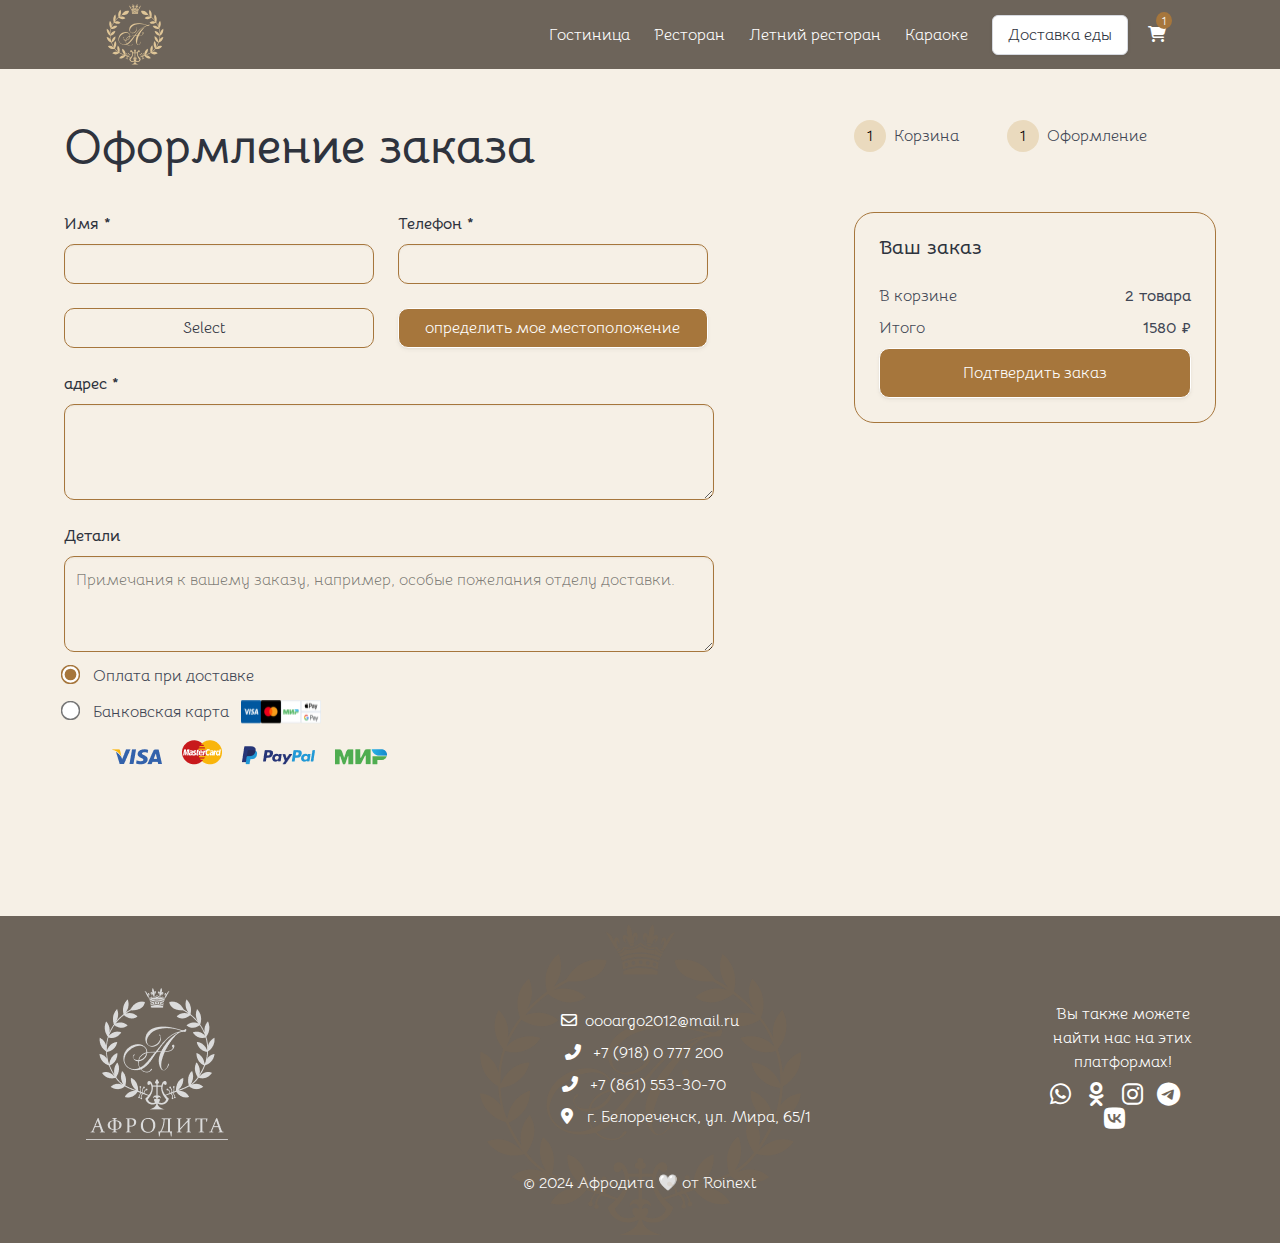
<file: checkout.html>
<!DOCTYPE html>
<html lang="en" data-theme="light">

<head>
  <meta charset="UTF-8" />
  <meta name="viewport" content="width=device-width, initial-scale=1.0" />
  <title>РГК Афродита</title>
  <link rel="icon" href="assets/logo-nav.ico" />
  <link rel="stylesheet" href="https://cdnjs.cloudflare.com/ajax/libs/font-awesome/6.5.2/css/all.min.css"
    crossorigin="anonymous" referrerpolicy="no-referrer" />
  <link rel="stylesheet" href="assets/css/bulma.min.css" />
  <link rel="stylesheet" href="assets/css/style.css" />
  <link rel="stylesheet" href="assets/css/checkout.css">
    <script src="https://ajax.googleapis.com/ajax/libs/jquery/3.5.1/jquery.min.js"></script>
</head>

<body>
  <!--start of navbar section -->
  <nav class="navbar is-fixed-top has-background-color is-clipped" role="navigation" aria-label="main navigation">
    <div class="container has-padding py-1">
      <div class="navbar-brand">
        <a href="#">
          <img src="assets/logo 2.svg" width="70px" height="70px" alt="website logo" />
        </a>
        <a href="#" class="navbar-burger has-text-white nav-custom-item">
          <i class="fa">&#xf07a;</i>
          <span class='badge badge-warning' id='lblCartCount'> 1 </span>
        </a>
        <a role="button" class="navbar-burger has-text-white mr-0" aria-label="menu" aria-expanded="false"
          data-target="navMenu">
          <span aria-hidden="true" class="has-text-white"></span>
          <span aria-hidden="true" class="has-text-white"></span>
          <span aria-hidden="true" class="has-text-white"></span>
          <span aria-hidden="true" class="has-text-white"></span>
        </a>

      </div>

      <div id="navMenu" class="navbar-menu">
        <div class="navbar-end has-text-center">
          <a class="navbar-item has-custom-radius on-hover-black is-expanded has-text-white">
            Гостиница
          </a>

          <a class="navbar-item has-custom-radius on-hover-black has-text-white is-expanded">
            Ресторан
          </a>
          <a class="navbar-item has-custom-radius on-hover-black has-text-white is-expanded">
            Летний ресторан
          </a>
          <a class="navbar-item has-custom-radius on-hover-black has-text-white is-expanded">
            Караоке
          </a>
          <div class="navbar-item">
            <button class="button">Доставка еды</button>
          </div>
          <div class="navbar-item has-custom-radius hidden-on-mobile hidden-on-tablet">
            <a href="#">
              <span class="icon has-text-white">
                <i class="fa">&#xf07a;</i>
                <span class='badge badge-warning' id='lblCartCount'> 1 </span>
              </span>
            </a>
          </div>
        </div>
      </div>
    </div>
  </nav>

  <section class="section mt-6">
    <div class="container mt-5">
      <div class="columns is-justify-content-space-between">
        <div class="column is-7">
          <div class="title is-1 fs-30-mobile">
            Оформление заказа
          </div>
        </div>
        <div class="column is-4">
          <table class="mb-6">
            <tr>
              <td><a href="#" class="mr-2 bordered">1</a><span class="mr-5">Корзина</span></td>
              <td><a href="#" class="ml-5 bordered">1</a><span class="ml-2">Оформление</span></td>
            </tr>
          </table>
        </div>
      </div>
    </div>
    <div class="container pb-6 mb-6">
      <div class="columns is-justify-content-space-between">
        <div class="column is-7">
          <form class="columns is-mobile is-multiline">

            <div class="column br-10 is-6">
              <div class="field">
                <label class="label">Имя *</label>
                <div class="control">
                  <input class="input colored-borde has-background-transparent  br-10" type="text">
                </div>
              </div>
            </div>
            <div class="column is-6">
              <div class="field">
                <label class="label">Телефон *</label>
                <div class="control">
                  <input class="input has-background-transparent  br-10" type="text">
                </div>
              </div>
            </div>
            <div class="column is-6-desktop is-12-mobile">
              <div class="select is-fullwidth has-background-transparent">
                <select class=" br-10">
                  <option class="m-5 p-5">Select</option>
                  <option class="m-5 p-5">With options</option>
                </select>
              </div>
            </div>
            <div class="column is-6-desktop is-12-mobile">
              <button class="button  br-10 is-fullwidth has-warning-bg-c has-text-white">
                определить мое местоположение
              </button>
            </div>
            <div class="column is-12">
              <label class="label">адрес *</label>
              <textarea class="textarea has-background-transparent  br-10" rows="3"></textarea>
            </div>
            <div class="column is-12">
              <label class="label">Детали</label>
              <textarea class="textarea has-background-transparent  br-10" rows="3"
                placeholder="Примечания к вашему заказу, например, особые пожелания отделу доставки."></textarea>
            </div>
            <div class="column py-0 mb-3 is-12">
              <div class="control">
                <label class="radio">
                  <input type="radio" class="mr-3" name="answer" checked />
                  Оплата при доставке
                </label>
              </div>
            </div>
            <div class="column is-flex is-align-items center py-0 is-12">
              <div class="control">
                <label class="radio">
                  <input type="radio" class="mr-3" name="answer" />
                  Банковская карта
                </label>
              </div>
              <img class="ml-3" src="assets/image 6.png" alt="logos">
            </div>
          </form>
          <div class="ml-6 mt-4">
            <img class="mr-4" src="assets/visa 1.png" alt="logo">
            <img class="mr-4" src="assets/masterCard 1.png" alt="logo">
            <img class="mr-4" src="assets/paypal 1.png" alt="logo">
            <img src="assets/mir 1.png" alt="logo">
          </div>
        </div>
        <div class="column is-4">
          <div class="border-section is-4 p-5 mb-6">
            <div class="title is-5  mb-5">Ваш заказ</div>
            <div class="is-flex is-justify-content-space-between mb-2">
              <div class="is-size-6">В корзине</div>
              <div class="is-size-6 has-text-weight-bold has-text-weight-bold">2 товара</div>
            </div>
            <div class="is-flex is-justify-content-space-between mb-2">
              <div class="is-size-6">Итого</div>
              <div class="is-size-6 has-text-weight-bold">1580 ₽</div>
            </div>
            <button class="button py-3 has-text-white is-size-6 has-warning-bg-c br-10 has-background is-fullwidth">
              Подтвердить заказ
            </button>
          </div>
        </div>
      </div>
    </div>


  </section>

  <!-- start of footer section -->
  <footer class="section  is-small has-background-color">
    <div class="container columns my-3 has-z is-justify-content-space-between is-vcentered is-centered">

      <div class="column is-2 has-text-center">
        <img src="assets/footer-img.png" alt="logo" />
      </div>

      <div class="column has-text-center has-background-transparent is-4 ">
        <div>
          <span class="icon ml-3 is-medium has-text-white ">
            <i class="fa-regular fa-envelope"></i> </span><a class="has-text-white footer-link"
            href="mailto:oooargo2012@mail.ru">oooargo2012@mail.ru</a>
        </div>
        <div>
          <span class="icon is-medium has-text-white ">
            <i class="fas fa-phone-alt"></i>
          </span>
          <a class="has-text-white footer-link" href="tel:+7 (918) 0 777 200">+7 (918) 0 777 200</a>
        </div>
        <div>
          <span class="icon is-medium has-text-white ">
            <i class="fas fa-phone-alt"></i>
          </span>
          <a class="has-text-white footer-link" href="tel:+7 (861) 553-30-70">+7 (861) 553-30-70</a>
        </div>
        <div class="has-padding-left">
          <span class="icon is-medium has-text-white ">
            <i class="fa-solid fa-location-dot"></i>
          </span>
          <a class="has-text-white footer-link" href="#">г. Белореченск, ул. Мира, 65/1</a>
        </div>
      </div>

      <div class="column is-2">
        <div class="has-text-white has-text-center">
          Вы также можете найти нас на этих платформах!
        </div>
        <div class="has-text-center mt-3">
          <a href="#">
            <span class="icon is-small mr-4 is-size-4 has-text-white">
              <i class="fa-brands fa-whatsapp"></i>
            </span>
          </a>

          <a href="#">
            <span class="icon is-small mr-4 is-size-4 has-text-white">
              <i class="fa-brands fa-odnoklassniki"></i>
            </span>
          </a>
          <a href="#">
            <span class="icon is-small mr-4 is-size-4 has-text-white">
              <i class="fa-brands fa-instagram"></i>
            </span>
          </a>
          <a href="#">
            <span class="icon is-small mr-4 is-size-4 has-text-white">
              <i class="fa-brands fa-telegram"></i>
            </span>
          </a>
          <a href="#">
            <span class="icon is-small mr-4 is-size-4 has-text-white">
              <i class="fa-brands fa-vk"></i>
            </span>
          </a>
        </div>

      </div>
    </div>
    <div class="has-text-white has-text-centered">
      <div>&copy; 2024 Афродита 🤍 от Roinext</div>
    </div>
  </footer>

  <script src="index.js"></script>
</body>

</html>
</file>
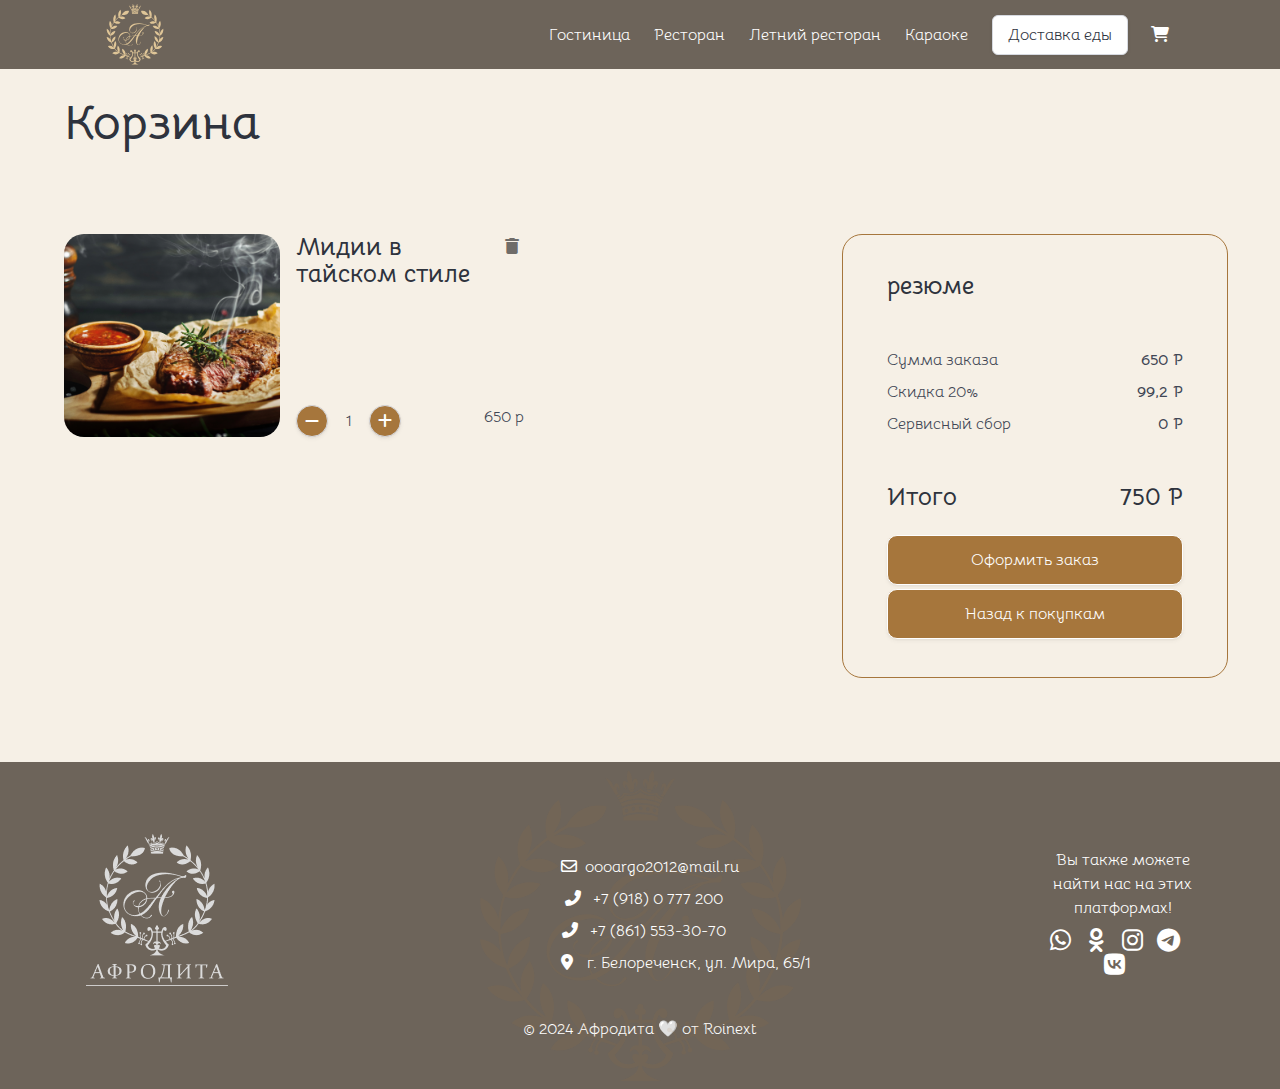
<file: dish.html>
<!DOCTYPE html>
<html lang="en" data-theme="light">

<head>
  <meta charset="UTF-8" />
  <meta name="viewport" content="width=device-width, initial-scale=1.0" />
  <title>РГК Афродита</title>
  <link rel="icon" href="assets/logo-nav.ico" />
  <link rel="stylesheet" href="https://cdnjs.cloudflare.com/ajax/libs/font-awesome/6.5.2/css/all.min.css"
    crossorigin="anonymous" referrerpolicy="no-referrer" />
  <link rel="stylesheet" href="assets/css/bulma.min.css" />
  <link rel="stylesheet" href="assets/css/style.css" />
  <link rel="stylesheet" href="assets/css/dish.css">
  <script src="https://ajax.googleapis.com/ajax/libs/jquery/3.5.1/jquery.min.js"></script>
</head>

<body>
  <!--start of navbar section -->
  <nav class="navbar is-fixed-top has-background-color is-clipped" role="navigation" aria-label="main navigation">
    <div class="container has-padding py-1">
      <div class="navbar-brand">
        <a href="#">
          <img src="assets/logo 2.svg" width="70px" height="70px" alt="website logo" />
        </a>
        <a href="#" class="navbar-burger has-text-white nav-custom-item">
          <i class="fas fa-shopping-cart visible-on-mobile"></i></a>
        <a role="button" class="navbar-burger has-text-white mr-0" aria-label="menu" aria-expanded="false"
          data-target="navMenu">
          <span aria-hidden="true" class="has-text-white"></span>
          <span aria-hidden="true" class="has-text-white"></span>
          <span aria-hidden="true" class="has-text-white"></span>
          <span aria-hidden="true" class="has-text-white"></span>
        </a>

      </div>

      <div id="navMenu" class="navbar-menu">
        <div class="navbar-end has-text-center">
          <a class="navbar-item has-custom-radius on-hover-black is-expanded has-text-white">
            Гостиница
          </a>

          <a class="navbar-item has-custom-radius on-hover-black has-text-white is-expanded">
            Ресторан
          </a>
          <a class="navbar-item has-custom-radius on-hover-black has-text-white is-expanded">
            Летний ресторан
          </a>
          <a class="navbar-item has-custom-radius on-hover-black has-text-white is-expanded">
            Караоке
          </a>
          <div class="navbar-item">
            <button class="button">Доставка еды</button>
          </div>
          <div class="navbar-item has-custom-radius hidden-on-mobile hidden-on-tablet">
            <a href="#">
              <span class="icon has-text-white">
                <i class="fas fa-shopping-cart"></i>
              </span>
            </a>
          </div>
        </div>
      </div>
    </div>
  </nav>

  <section class="section mt-6">
    <div class="container">
      <div class="title is-1 pb-6 mb-6 mb-0-mobile pb-0-mobile">
        Корзина
      </div>

      <div class="is-flex only-on-mobile is-justify-content-center my-6">
        <button>
          <span class="icon colored-text-on-hover mr-2">
            <i class="fa-solid fa-trash" style="color: rgb(30, 30, 30, 64%);"></i>
          </span>
        </button>
        <h1 class="title is-5">
          Очистить корзину
        </h1>
      </div>

      <div class="columns is-align-items-flex-start is-justify-content-space-between">
        <div class="column is-5-widescreen is-6-desktop pt-0">
          <div class="is-flex is-justify-content-space-between">
            <img class="br-20 mr-4" src="assets/popup.png" width="216" height="228" alt="img">
            <div class="is-flex is-flex-direction-column is-justify-content-space-between">
              <div class="is-flex is-align-items-start">
                <div class="title is-4">Мидии в
                  тайском стиле</div>
                <button>
                  <span class="icon colored-text-on-hover">
                    <i class="fa-solid fa-trash" style="color: rgb(30, 30, 30, 64%);"></i>
                  </span>
                </button>
              </div>
              <div class="is-flex is-justify-content-space-between">
                <div class="is-flex is-justify-content-space-between is-align-items-center">
                  <button class="button has-text-white counter-btn mr-2" onclick="modifyCount(-1)" id="minus">
                    <i class="fa-solid fa-minus"></i>
                  </button>
                  <div id="counter">1</div>
                  <button class="button ml-2 has-text-white counter-btn" onclick="modifyCount(1)" id="plus">
                    <i class="fa-solid fa-plus"></i>
                  </button>

                </div>
                <h1>650 p</h1>
              </div>
            </div>
          </div>
        </div>
        <div class="column border-section is-4 p-38 mb-6">
          <div class="title is-4  mb-6">резюме</div>
          <div class="is-flex is-justify-content-space-between mb-2">
            <div class="is-size-6">Сумма заказа</div>
            <div class="is-size-6 has-text-weight-bold has-text-weight-bold">650 Р</div>
          </div>
          <div class="is-flex is-justify-content-space-between mb-2">
            <div class="is-size-6">Скидка 20%</div>
            <div class="is-size-6 has-text-weight-bold">99,2 Р</div>
          </div>
          <div class="is-flex is-justify-content-space-between">
            <div class="is-size-6">Сервисный сбор</div>
            <div class="is-size-6 has-text-weight-bold">0 Р</div>
          </div>
          <div class="is-flex is-justify-content-space-between mt-6">
            <div class=" title is-4">Итого</div>
            <div class="title is-4 has-text-weight-bold">750 Р</div>
          </div>
          <button class="button py-3 mb-1 is-size-6 has-text-white has-warning-bg-c br-10 has-background is-fullwidth">
            Оформить заказ
          </button>
          <button class="button py-3 has-text-white is-size-6 has-warning-bg-c br-10 has-background is-fullwidth">
            Назад к покупкам
          </button>
        </div>
      </div>
    </div>
    </div>
  </section>

  <!-- start of footer section -->
  <footer class="section  is-small has-background-color">
    <div class="container columns my-3 has-z is-justify-content-space-between is-vcentered is-centered">

      <div class="column is-2 has-text-center">
        <img src="assets/footer-img.png" alt="logo" />
      </div>

      <div class="column has-text-center has-background-transparent is-4 ">
        <div>
          <span class="icon ml-3 is-medium has-text-white ">
            <i class="fa-regular fa-envelope"></i> </span><a class="has-text-white footer-link"
            href="mailto:oooargo2012@mail.ru">oooargo2012@mail.ru</a>
        </div>
        <div>
          <span class="icon is-medium has-text-white ">
            <i class="fas fa-phone-alt"></i>
          </span>
          <a class="has-text-white footer-link" href="tel:+7 (918) 0 777 200">+7 (918) 0 777 200</a>
        </div>
        <div>
          <span class="icon is-medium has-text-white ">
            <i class="fas fa-phone-alt"></i>
          </span>
          <a class="has-text-white footer-link" href="tel:+7 (861) 553-30-70">+7 (861) 553-30-70</a>
        </div>
        <div class="has-padding-left">
          <span class="icon is-medium has-text-white ">
            <i class="fa-solid fa-location-dot"></i>
          </span>
          <a class="has-text-white footer-link" href="#">г. Белореченск, ул. Мира, 65/1</a>
        </div>
      </div>

      <div class="column is-2">
        <div class="has-text-white has-text-center">
          Вы также можете найти нас на этих платформах!
        </div>
        <div class="has-text-center mt-3">
          <a href="#">
            <span class="icon is-small mr-4 is-size-4 has-text-white">
              <i class="fa-brands fa-whatsapp"></i>
            </span>
          </a>
          <a href="#">
            <span class="icon is-small mr-4 is-size-4 has-text-white">
              <i class="fa-brands fa-odnoklassniki"></i>
            </span>
          </a>
          <a href="#">
            <span class="icon is-small mr-4 is-size-4 has-text-white">
              <i class="fa-brands fa-instagram"></i>
            </span>
          </a>
          <a href="#">
            <span class="icon is-small mr-4 is-size-4 has-text-white">
              <i class="fa-brands fa-telegram"></i>
            </span>
          </a>
          <a href="#">
            <span class="icon is-small mr-4 is-size-4 has-text-white">
              <i class="fa-brands fa-vk"></i>
            </span>
          </a>
        </div>

      </div>
    </div>
    <div class="has-text-white has-text-centered">
      <div>&copy; 2024 Афродита 🤍 от Roinext</div>
    </div>
  </footer>

  <script src="index.js"></script>

  <!-- counter script -->
  <script>
    function modifyCount(val) {
      const counter = document.getElementById('counter');
      const currentValue = parseInt(counter.innerHTML);
      const result = currentValue + val;

      // Prevent counting below zero
      if (result >= 0) {
        counter.innerHTML = result;
      }
    }
  </script>
</body>

</html>
</file>
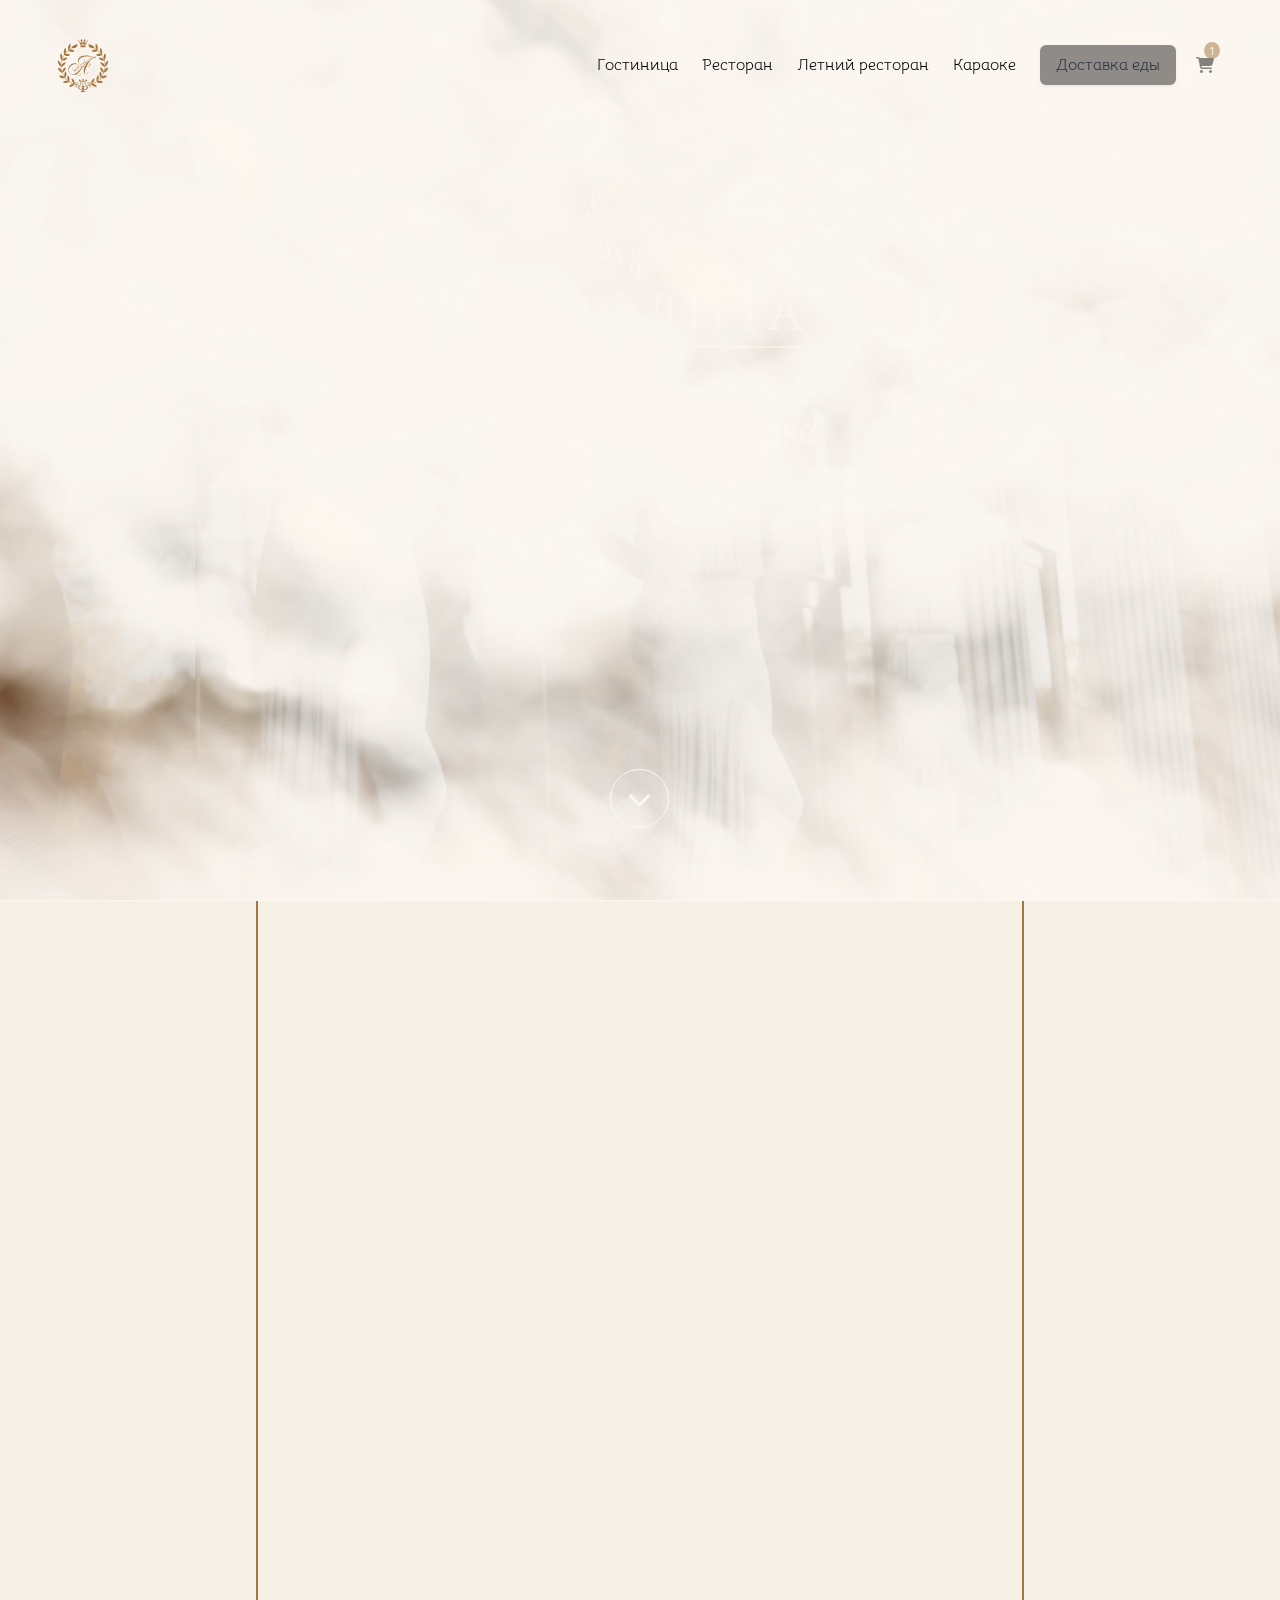
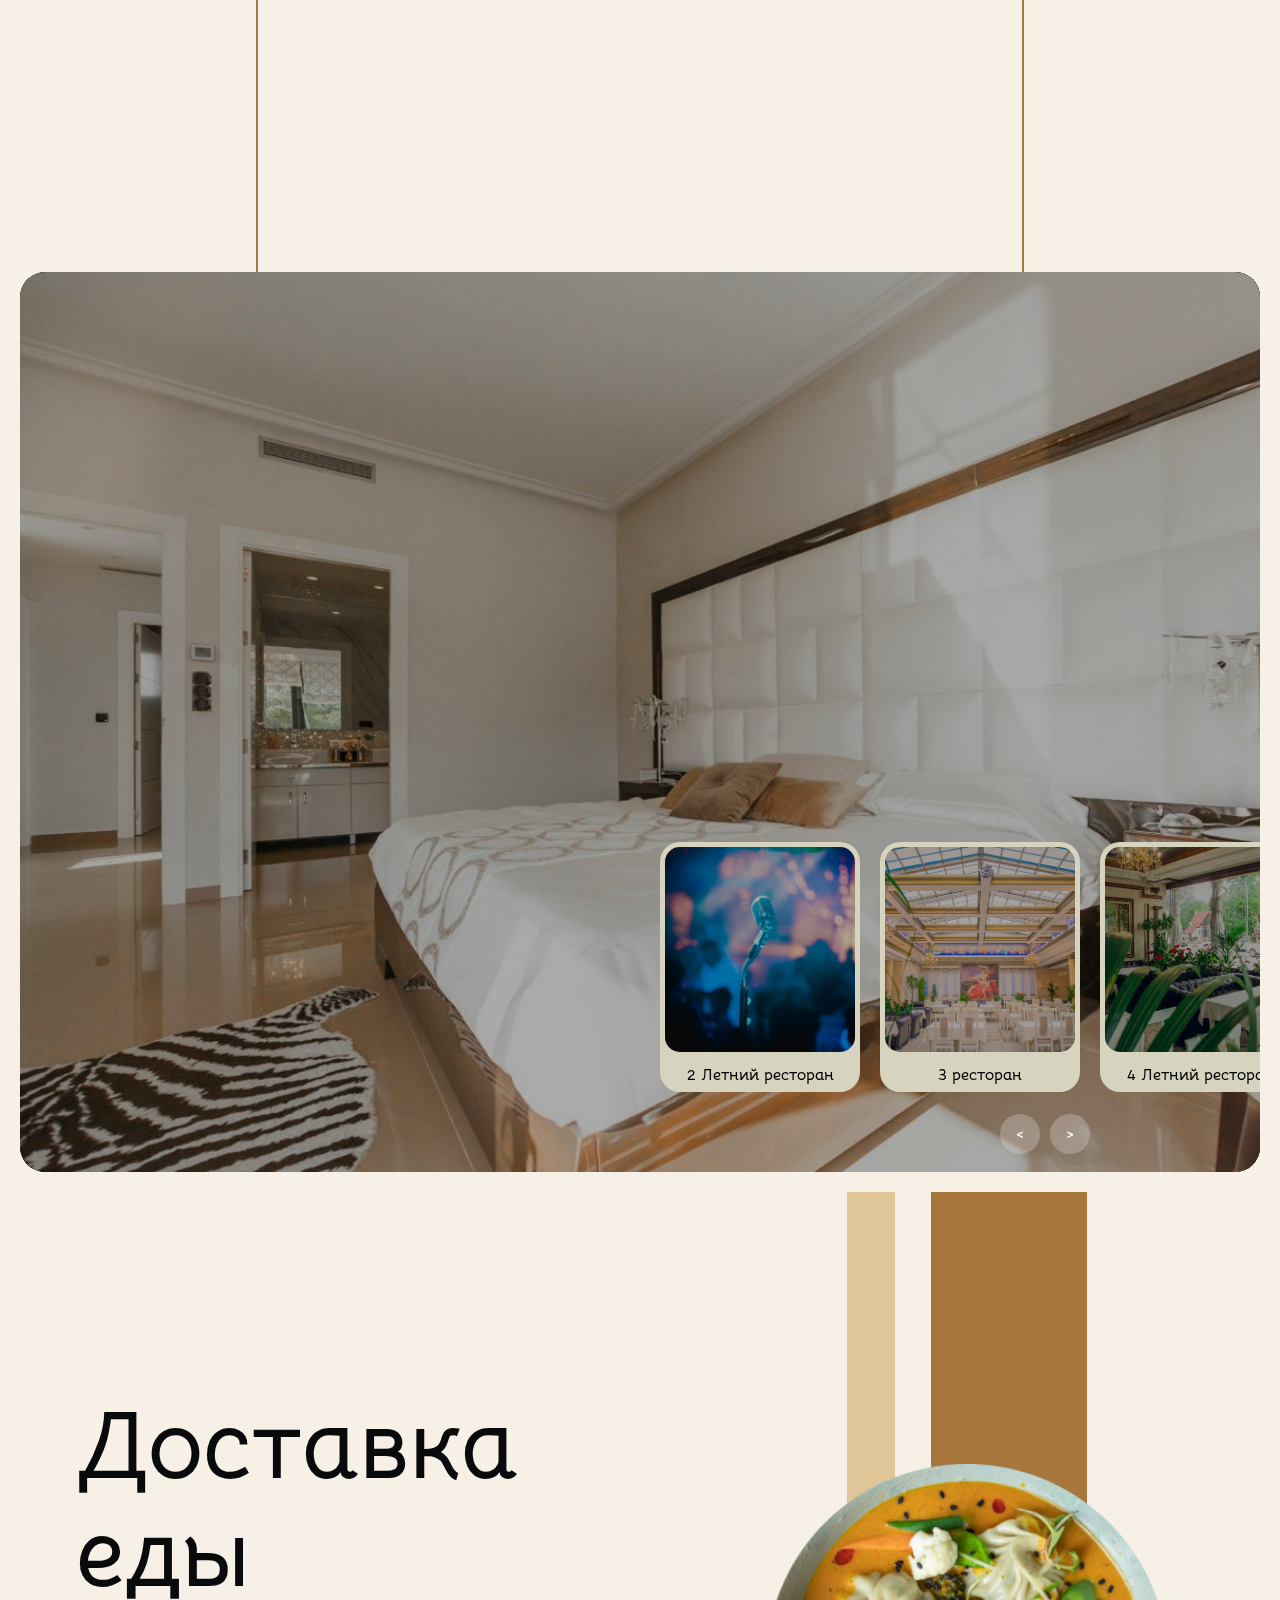
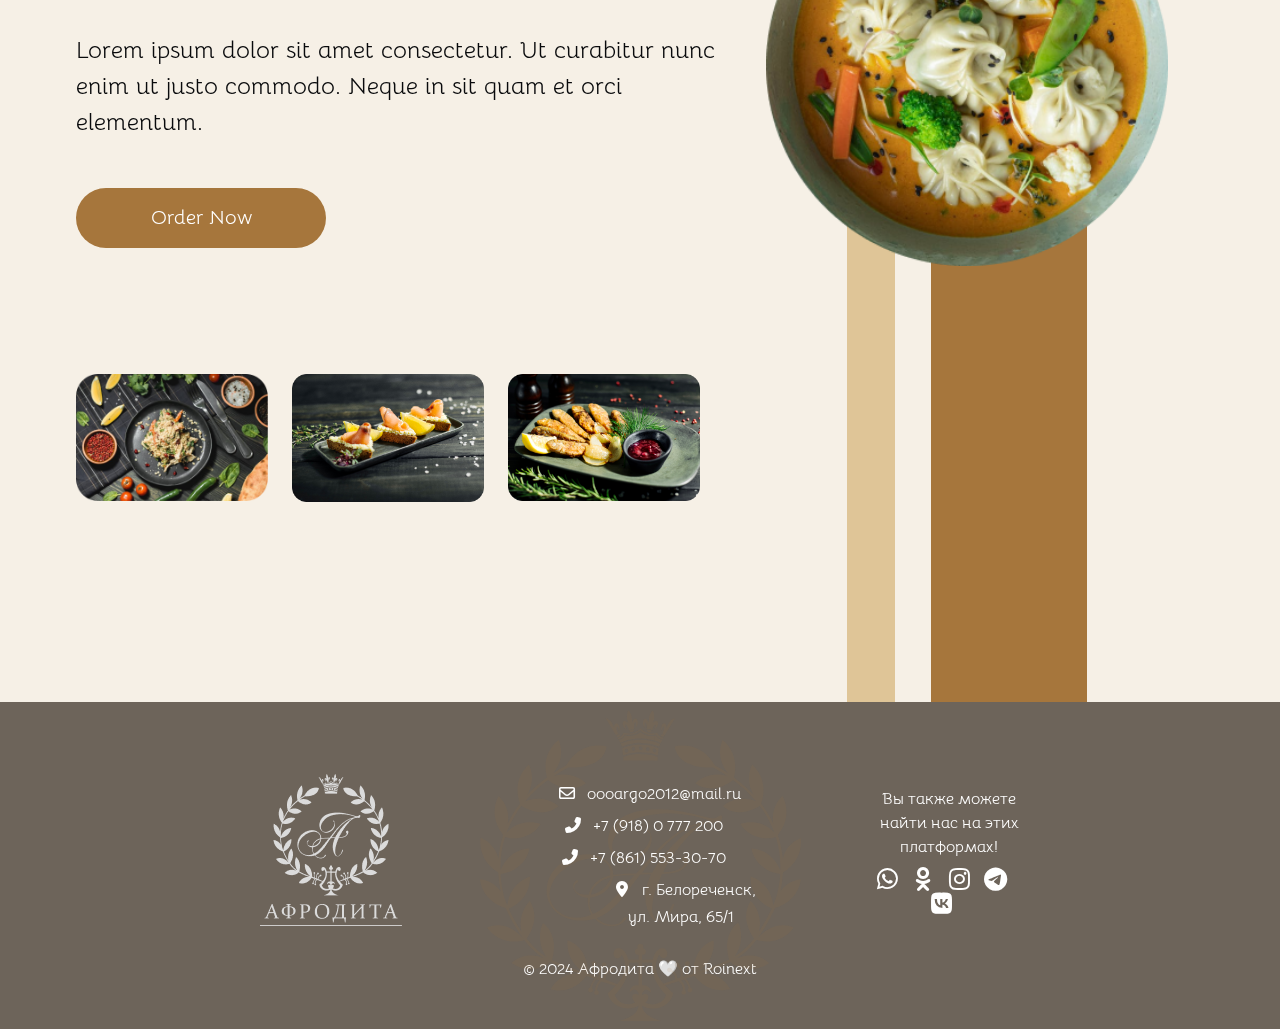
<file: home.html>
<!doctype html>
<html lang="en">

<head>
  <meta charset="UTF-8">
  <meta name="viewport"
    content="width=device-width, user-scalable=no, initial-scale=1.0, maximum-scale=1.0, minimum-scale=1.0">
  <meta http-equiv="X-UA-Compatible" content="ie=edge">
  <title>РГК Афродита</title>

  <link rel="icon" href="assets/logo-nav.ico" />
  <link rel="stylesheet" href="https://cdnjs.cloudflare.com/ajax/libs/font-awesome/6.5.2/css/all.min.css" />
  <link rel="stylesheet" href="https://cdn.jsdelivr.net/npm/swiper@11/swiper-bundle.min.css" />
  <link rel="stylesheet" href="assets/css/bulma.min.css" />
  <link rel="stylesheet" href="assets/css/style.css" />
  <link rel="stylesheet" href="assets/css/home.css">
  <link href="https://unpkg.com/aos@2.3.1/dist/aos.css" rel="stylesheet">
  <script src="https://ajax.googleapis.com/ajax/libs/jquery/3.5.1/jquery.min.js"></script>
</head>

<body>
  <nav class="navbar is-transparent is-fixed-top is-clipped has-text-black" role="navigation"
    aria-label="main navigation" data-aos="fade-down" data-aos-duration="1000" data-aos-delay="700">
    <div class="container">
      <div class="navbar-brand">
        <a href="#">
          <img src="assets/logo%202%20(2).svg" width="70px" height="70px" alt="website logo" />
        </a>
        <a href="#" class="navbar-burger nav-custom-item mr-0">
          <i class="fa">&#xf07a;</i>
          <span class='badge badge-warning' id='lblCartCount'>1</span>
        </a>
        <a role="button" class="navbar-burger" aria-label="menu" aria-expanded="false" data-target="navMenu">
          <span aria-hidden="true"></span>
          <span aria-hidden="true"></span>
          <span aria-hidden="true"></span>
          <span aria-hidden="true"></span>
        </a>
      </div>

      <div id="navMenu" class="navbar-menu">
        <div class="navbar-end has-text-center">
          <a class="navbar-item has-custom-radius on-hover-black is-expanded">
            Гостиница
          </a>

          <a class="navbar-item has-custom-radius on-hover-black is-expanded">
            Ресторан
          </a>
          <a class="navbar-item has-custom-radius on-hover-black is-expanded">
            Летний ресторан
          </a>
          <a class="navbar-item has-custom-radius on-hover-black is-expanded">
            Караоке
          </a>
          <div class="navbar-item">
            <button class="button has-bga">Доставка еды</button>
          </div>
          <div class="navbar-item has-custom-radius hidden-on-mobile hidden-on-tablet">
            <a href="#">
              <span class="icon" style="color: #1e1e1e8a;">
                <i class="fa">&#xf07a;</i>
                <span class='badge badge-warning' id='lblCartCount'>1</span>
              </span>
            </a>
          </div>
        </div>
      </div>
    </div>
  </nav>

  <section class="hero mt-n-70">
    <div class="overlay"></div>
    <div class="hero-body is-flex is-flex-direction-column has-text-center">
      <!-- LOGO with Text -->
      <svg viewBox="0 0 351 185" fill="none" xmlns="http://www.w3.org/2000/svg" class="hero-logo mx-auto"
        data-aos="fade-up" data-aos-duration="1000">
        <path
          d="M315.911 150.603H326.119L321.321 137.064L315.911 150.603ZM323.771 130.6L334.693 160.782C334.949 161.598 335.327 162.37 335.816 163.072C336.193 163.51 336.689 163.829 337.245 163.988L339.542 164.701V165.871H326.884V164.803L329.232 164.09C329.497 164.007 329.74 163.868 329.947 163.683C330.035 163.471 330.035 163.233 329.947 163.021C329.922 162.587 329.836 162.159 329.692 161.749L328.977 159.611L326.884 152.944H314.992L312.389 159.509L311.573 161.698C311.401 162.102 311.297 162.532 311.266 162.97C311.224 163.067 311.202 163.171 311.202 163.276C311.202 163.381 311.224 163.485 311.266 163.581C311.477 163.748 311.72 163.869 311.981 163.937L314.278 164.599V165.871H303.866V164.803L306.366 164.039C306.915 163.895 307.4 163.573 307.745 163.123C308.136 162.515 308.461 161.866 308.714 161.189L321.321 131.211L323.771 130.6ZM284.93 165.871H278.193V164.803L281.868 163.734C282.052 163.709 282.222 163.618 282.344 163.477C282.466 163.337 282.533 163.156 282.531 162.97C282.531 161.749 282.531 160.12 282.531 158.186V133.552H273.752L271.558 140.118L270.741 140.423L270.078 131.618H281.715H288.299H299.987L298.455 140.271H297.486L295.903 133.552H287.278V158.084C287.278 160.018 287.278 161.596 287.278 162.869C287.276 163.055 287.343 163.235 287.465 163.375C287.587 163.516 287.756 163.607 287.941 163.632L291.616 164.701V165.871H284.93ZM232.564 159.255V162.97C232.562 163.17 232.634 163.363 232.766 163.513C232.897 163.663 233.08 163.76 233.278 163.785L236.034 164.65V165.871H224.04V164.803L227.051 163.887C227.232 163.852 227.396 163.758 227.516 163.62C227.637 163.481 227.707 163.306 227.715 163.123C227.715 161.8 227.715 160.171 227.715 158.033V138.184C227.715 136.555 227.715 135.198 227.715 134.112C227.712 133.929 227.651 133.752 227.541 133.606C227.431 133.459 227.278 133.352 227.102 133.298L224.04 132.331V131.262H230.165H236.034V132.331L233.227 133.196C233.042 133.221 232.873 133.312 232.751 133.453C232.628 133.593 232.562 133.773 232.564 133.96C232.564 135.147 232.564 136.538 232.564 138.133V155.692L250.887 136.301V133.909C250.887 133.552 250.887 133.298 250.172 133.145L247.416 132.28V131.262H253.388H259.41V132.331L256.297 133.298C256.122 133.352 255.968 133.459 255.858 133.606C255.748 133.752 255.687 133.929 255.684 134.112C255.684 135.198 255.684 136.555 255.684 138.184V158.135C255.684 160.069 255.684 161.698 255.684 163.225C255.693 163.408 255.763 163.583 255.883 163.722C256.004 163.86 256.167 163.954 256.348 163.988L259.308 164.904V165.871H247.518V164.803L250.325 163.836C250.514 163.8 250.685 163.698 250.806 163.549C250.928 163.4 250.992 163.213 250.989 163.021V139.914L232.564 159.255ZM183.617 165.871L181.575 176.051H180.248L178.87 163.683H182.851C183.889 162.505 184.78 161.206 185.505 159.815C186.369 158.171 187.12 156.471 187.751 154.725C188.429 152.926 189.009 151.091 189.486 149.228C189.997 147.328 190.405 145.479 190.711 143.681C191.018 141.882 191.273 140.186 191.477 138.591C191.477 136.962 191.477 135.52 191.477 134.265C191.477 133.858 191.477 133.603 190.762 133.451L186.934 132.433V131.262H192.498H204.9H211.025V132.331L208.014 133.247C207.833 133.281 207.669 133.375 207.549 133.514C207.428 133.652 207.358 133.827 207.35 134.01C207.35 134.672 207.35 135.385 207.35 136.199C207.35 137.013 207.35 137.879 207.35 138.896V158.797C207.35 159.713 207.35 160.476 207.35 161.138C207.35 161.8 207.35 162.309 207.35 162.665C207.35 163.021 207.35 163.479 207.912 163.479H212.352L211.178 176.051H209.851L207.81 165.871H183.617ZM202.552 163.632V133.603H194.488C194.318 136.114 194.08 138.659 193.774 141.238C193.45 143.822 192.99 146.387 192.396 148.923C191.791 151.469 191.006 153.969 190.048 156.405C189.054 158.901 187.805 161.289 186.322 163.53L202.552 163.632ZM171.163 147.905C171.397 152.924 169.657 157.836 166.315 161.596C164.552 163.353 162.434 164.716 160.101 165.594C157.769 166.471 155.277 166.843 152.789 166.686C150.444 166.829 148.096 166.476 145.897 165.652C143.698 164.828 141.699 163.55 140.029 161.902C136.877 158.351 135.246 153.71 135.487 148.974C135.392 146.508 135.794 144.047 136.671 141.739C137.548 139.431 138.881 137.322 140.591 135.537C142.363 133.808 144.475 132.462 146.794 131.586C149.113 130.711 151.588 130.323 154.065 130.448C156.405 130.3 158.751 130.635 160.955 131.431C163.159 132.228 165.175 133.47 166.876 135.079C168.393 136.805 169.553 138.814 170.289 140.989C171.025 143.164 171.322 145.462 171.163 147.752V147.905ZM140.897 148.21C140.622 152.544 141.768 156.85 144.163 160.476C145.287 161.908 146.743 163.046 148.406 163.79C150.069 164.535 151.888 164.865 153.708 164.752C155.439 164.877 157.175 164.582 158.767 163.89C160.358 163.198 161.757 162.132 162.844 160.782C165.087 157.138 166.123 152.882 165.804 148.618C166.076 144.417 164.984 140.241 162.691 136.708C161.547 135.28 160.069 134.153 158.388 133.426C156.706 132.698 154.872 132.392 153.044 132.534C151.313 132.384 149.571 132.658 147.97 133.332C146.368 134.006 144.957 135.06 143.857 136.403C141.694 139.891 140.677 143.965 140.948 148.058L140.897 148.21ZM107.109 158.39C107.109 159.357 107.109 160.273 107.109 161.036C107.109 161.8 107.109 162.512 107.109 163.174C107.117 163.357 107.187 163.532 107.308 163.671C107.428 163.809 107.592 163.903 107.772 163.937L111.192 164.955V165.871H98.6364V164.803L101.648 163.887C101.828 163.852 101.992 163.758 102.113 163.62C102.233 163.481 102.303 163.306 102.311 163.123C102.311 162.461 102.311 161.749 102.311 160.935C102.311 160.12 102.311 159.204 102.311 158.237V138.184C102.311 137.37 102.311 136.606 102.311 135.944C102.311 135.283 102.311 134.672 102.311 134.112C102.309 133.929 102.248 133.752 102.138 133.606C102.028 133.459 101.874 133.352 101.699 133.298L98.6364 132.331V131.262H104.863H108.793H112.264C115.378 131.054 118.476 131.858 121.094 133.552C122.102 134.375 122.895 135.431 123.402 136.629C123.908 137.826 124.115 139.128 124.003 140.423C124.084 141.962 123.814 143.499 123.213 144.919C122.611 146.338 121.695 147.603 120.532 148.618C117.757 150.725 114.317 151.773 110.835 151.57C109.611 151.636 108.384 151.636 107.16 151.57L107.109 158.39ZM107.109 149.279C108.238 149.477 109.382 149.579 110.529 149.585C111.618 149.664 112.712 149.525 113.747 149.175C114.781 148.826 115.735 148.273 116.551 147.549C117.29 146.702 117.852 145.717 118.202 144.65C118.553 143.584 118.686 142.458 118.593 141.339C118.686 140.26 118.563 139.173 118.23 138.142C117.897 137.11 117.361 136.156 116.653 135.334C115.807 134.612 114.825 134.065 113.765 133.724C112.705 133.384 111.587 133.256 110.477 133.349C109.373 133.287 108.265 133.287 107.16 133.349L107.109 149.279ZM59.1319 147.752C58.9633 150.3 59.6649 152.83 61.1224 154.929C63.0572 156.816 65.664 157.859 68.37 157.83V137.98C67.0349 137.867 65.6905 138.025 64.4184 138.445C63.1463 138.865 61.9729 139.538 60.9693 140.423C59.5947 142.534 58.966 145.042 59.1829 147.549L59.1319 147.752ZM73.2188 138.184V157.881C75.9166 158.019 78.5595 157.086 80.5684 155.285C82.0384 153.174 82.7243 150.619 82.5079 148.058C82.6419 145.645 82.0367 143.249 80.7726 141.187C79.8245 140.149 78.6642 139.325 77.3699 138.772C76.0757 138.219 74.6776 137.949 73.2698 137.98L73.2188 138.184ZM87.9181 147.498C87.9542 149.04 87.6533 150.572 87.0364 151.987C86.4194 153.402 85.5012 154.666 84.3453 155.692C81.1428 158.06 77.2565 159.328 73.2698 159.306V163.021C73.2698 163.428 73.576 163.683 74.1885 163.887L76.9957 164.701V165.871H64.7462V164.854L67.7576 163.937C68.2679 163.937 68.5231 163.53 68.5231 163.174V159.509C64.5294 159.632 60.599 158.492 57.2945 156.252C56.1618 155.249 55.2672 154.007 54.6757 152.616C54.0842 151.225 53.8107 149.72 53.8749 148.21C53.8057 146.678 54.0763 145.149 54.6673 143.733C55.2584 142.316 56.1554 141.047 57.2945 140.016C60.5505 137.645 64.4917 136.395 68.5231 136.453V133.298C68.5266 133.106 68.4618 132.919 68.3404 132.77C68.219 132.621 68.0487 132.519 67.8596 132.484L64.8483 131.516V130.499H76.7915V131.516L73.7292 132.433C73.2698 132.433 73.0146 132.789 73.0146 133.196V136.301C77.0329 136.116 81.0047 137.222 84.3453 139.456C85.5109 140.399 86.4437 141.596 87.072 142.955C87.7003 144.314 88.0072 145.798 87.9691 147.294L87.9181 147.498ZM23.3023 150.603H33.5102L28.7125 137.064L23.3023 150.603ZM1.30432 184.703C1.14764 184.738 0.985143 184.737 0.828821 184.701C0.672499 184.664 0.526346 184.594 0.401149 184.493C0.275952 184.393 0.174908 184.266 0.105477 184.122C0.036046 183.978 0 183.82 0 183.66C0 183.5 0.036046 183.342 0.105477 183.197C0.174908 183.053 0.275952 182.926 0.401149 182.826C0.526346 182.726 0.672499 182.655 0.828821 182.619C0.985143 182.582 1.14764 182.582 1.30432 182.616H349.546C349.702 182.582 349.865 182.582 350.021 182.619C350.178 182.655 350.324 182.726 350.449 182.826C350.574 182.926 350.675 183.053 350.745 183.197C350.814 183.342 350.85 183.5 350.85 183.66C350.85 183.82 350.814 183.978 350.745 184.122C350.675 184.266 350.574 184.393 350.449 184.493C350.324 184.594 350.178 184.664 350.021 184.701C349.865 184.737 349.702 184.738 349.546 184.703H1.30432ZM31.1623 130.753L42.1358 160.782C42.391 161.598 42.7697 162.37 43.2587 163.072C43.635 163.51 44.1319 163.829 44.6878 163.988L46.9845 164.701V165.871H34.4289V164.803L36.7767 164.09C37.0413 164.007 37.285 163.868 37.4912 163.683C37.5791 163.471 37.5791 163.233 37.4912 163.021C37.4678 162.587 37.3819 162.159 37.236 161.749L36.5215 159.611L34.1737 153.046H22.3836L19.7806 159.611L18.9639 161.8C18.7911 162.204 18.6875 162.634 18.6577 163.072C18.5782 163.268 18.5782 163.487 18.6577 163.683C18.8685 163.85 19.1119 163.971 19.3723 164.039L21.669 164.701V165.871H11.308V164.803L13.809 164.039C14.3561 163.892 14.8399 163.57 15.187 163.123C15.5782 162.515 15.9033 161.866 16.1568 161.189L28.7635 131.211L31.1623 130.753Z"
          fill="#DFC597" />
        <path
          d="M158.123 70.9733C158.128 71.7031 158.22 72.4298 158.396 73.1382C158.585 73.8886 158.889 74.6056 159.296 75.2641C160.577 74.6968 161.77 73.948 162.836 73.0406C164.319 71.7313 165.699 70.3099 166.963 68.7889C167.902 67.6967 169.134 66.2079 170.66 64.3226L173.378 60.968H171.422C170.19 60.968 169.036 60.968 168 61.163L166.161 61.358C166.06 62.0875 165.889 62.8058 165.653 63.5034C165.333 64.4746 164.828 65.3752 164.166 66.1559C162.676 67.9016 160.581 69.0229 158.299 69.296C158.323 69.5294 158.323 69.7647 158.299 69.9981C158.268 70.3159 158.268 70.636 158.299 70.9538M158.807 68.1258C159.805 67.8757 160.756 67.4674 161.624 66.9165C162.31 66.4656 162.928 65.9206 163.462 65.2977C164.092 64.5853 164.613 63.7834 165.007 62.9183C165.196 62.5187 165.315 62.09 165.359 61.6506C164.601 61.8784 163.862 62.1653 163.149 62.5087C162.202 62.9915 161.358 63.654 160.665 64.4591C160.064 64.9946 159.549 65.6196 159.14 66.3119C158.885 66.8965 158.714 67.5135 158.631 68.1453L158.807 68.1258ZM159.003 54.6098C155.381 54.8735 151.968 56.3994 149.36 58.9201C148.017 59.9901 146.902 61.3183 146.082 62.8258C145.262 64.3334 144.754 65.9898 144.588 67.6967C144.581 68.8924 144.817 70.0772 145.281 71.1798C145.745 72.2825 146.427 73.2803 147.287 74.1133C149.058 75.7798 151.405 76.7019 153.839 76.6878C154.85 76.6804 155.856 76.5427 156.832 76.2782C157.518 76.104 158.176 75.8348 158.788 75.4786C158.437 74.7435 158.149 73.9802 157.927 73.1967C157.711 72.4089 157.606 71.595 157.614 70.7782C157.596 70.4274 157.596 70.0759 157.614 69.725V69.2375C156.43 69.2874 155.268 68.905 154.346 68.1617C153.424 67.4185 152.806 66.3655 152.607 65.2002C152.603 64.5695 152.787 63.9517 153.135 63.4254C153.468 62.9963 153.742 62.7818 153.976 62.7818C154.059 62.755 154.148 62.755 154.231 62.7818C154.27 62.8109 154.301 62.8494 154.322 62.8937C154.342 62.938 154.351 62.9867 154.348 63.0353C154.303 63.214 154.22 63.3811 154.105 63.5256C153.991 63.6701 153.847 63.7889 153.683 63.874C153.47 64.0312 153.298 64.2375 153.182 64.4752C153.067 64.7129 153.01 64.9751 153.018 65.2392C153.018 67.9112 156.186 68.1648 157.868 68.1648C158.258 66.4538 159.11 64.8821 160.333 63.6204C161.696 62.3234 163.374 61.4025 165.203 60.9485V59.8953C165.232 59.1086 165.07 58.3266 164.729 57.6165C164.389 56.9064 163.88 56.2895 163.247 55.819C161.986 55 160.507 54.5787 159.003 54.6098ZM179.383 59.9733C180.247 58.2289 181.234 56.5474 182.336 54.9414C183.499 53.251 184.759 51.6295 186.111 50.085C188.735 47.0539 191.793 44.4252 195.186 42.2836C192.135 42.5371 186.248 46.8474 183.001 50.7676C181.436 52.5619 180.106 54.2002 178.991 55.741C177.877 57.2818 176.86 58.686 175.94 59.9928L179.383 59.9733ZM160.02 77.0389C159.347 77.2674 158.652 77.4243 157.947 77.507C157.131 77.6325 156.307 77.6977 155.482 77.702C152.552 77.7612 149.694 76.7951 147.405 74.9715C146.185 73.9384 145.213 72.6445 144.563 71.1859C143.913 69.7273 143.601 68.1414 143.649 66.546C143.644 64.6253 144.075 62.7284 144.912 60.9985C145.749 59.2686 146.969 57.751 148.48 56.5602C150.973 54.4604 154.099 53.2522 157.36 53.1275C159.765 53.0704 162.099 53.9441 163.873 55.5655C164.592 56.2288 165.169 57.0304 165.569 57.922C165.969 58.8137 166.184 59.7768 166.2 60.7534L168.723 60.5194C170.132 60.3894 171.905 60.3178 174.043 60.3048C175.347 58.7446 176.651 57.1128 177.955 55.4095C179.324 53.7321 180.497 52.2889 181.514 51.1577C183.564 48.7777 185.903 46.6615 188.477 44.858C190.105 43.688 191.881 42.7371 193.758 42.03C195.394 41.4838 197.068 41.0536 198.765 40.7428C197.095 39.9885 195.352 39.4068 193.562 39.007C190.607 38.3515 187.593 37.9986 184.566 37.9538C177.616 38.2138 172.733 39.7611 169.916 42.5956C167.1 45.4301 165.744 47.9526 165.848 50.163C165.812 51.3719 166.223 52.5518 167.002 53.4786C167.413 53.9168 167.914 54.2606 168.471 54.4863C169.029 54.7119 169.629 54.814 170.229 54.7853C171.404 54.7393 172.557 54.4503 173.614 53.9366C174.671 53.4229 175.61 52.6958 176.371 51.8013C177.744 50.4168 178.606 48.6084 178.815 46.6719C178.815 45.7942 178.502 45.2481 178.072 45.0531C177.895 44.9982 177.733 44.8998 177.604 44.767C177.474 44.6341 177.379 44.471 177.329 44.2924C177.314 44.2585 177.307 44.222 177.307 44.1852C177.307 44.1483 177.314 44.1118 177.329 44.0779C177.399 44.0541 177.474 44.0541 177.544 44.0779C177.955 44.0779 178.326 44.429 178.698 45.0726C179.071 45.8238 179.259 46.6529 179.246 47.491C179.174 49.588 178.274 51.5718 176.742 53.0105C175.215 54.5486 173.161 55.4543 170.992 55.546C170.133 55.5495 169.283 55.3784 168.492 55.043C167.702 54.7077 166.989 54.2152 166.396 53.5956C165.06 52.1118 164.358 50.1662 164.44 48.1736C164.462 46.6777 164.811 45.2045 165.463 43.857C166.115 42.5096 167.054 41.3203 168.215 40.3722C170.796 37.9538 174.982 36.6861 180.791 36.4715C182.978 36.4577 185.163 36.6207 187.323 36.9591C189.318 37.2972 191.144 37.6872 192.8 38.1293L197.044 39.319C197.972 39.6171 198.929 39.8133 199.899 39.9041C200.538 39.889 201.157 39.6853 201.679 39.319C201.947 39.0882 202.243 38.8916 202.559 38.7339C202.644 38.7254 202.729 38.741 202.806 38.779C202.882 38.817 202.946 38.8758 202.99 38.9485C203.083 39.1222 203.13 39.317 203.126 39.5141C203.095 39.834 203.023 40.1487 202.911 40.4502C202.83 40.7224 202.705 40.9793 202.54 41.2109C202.408 41.3388 202.234 41.415 202.051 41.4254C201.595 41.4556 201.138 41.4556 200.682 41.4254C199.111 41.3715 197.554 41.7278 196.164 42.4591C194.346 43.6248 192.744 45.0964 191.431 46.8084C189.911 48.5533 188.519 50.4043 187.265 52.3474C185.683 54.7155 184.284 57.1995 183.079 59.7782C184.938 59.8525 186.789 59.4848 188.477 58.7055C189.67 58.0034 190.277 57.2233 190.277 56.4041C190.27 56.2588 190.233 56.1165 190.169 55.9857C190.105 55.855 190.015 55.7385 189.905 55.6435C189.795 55.5522 189.705 55.4392 189.641 55.3117C189.578 55.1841 189.541 55.0448 189.533 54.9024C189.541 54.7345 189.583 54.57 189.657 54.4191C189.731 54.2681 189.836 54.1339 189.964 54.0247C190.194 53.8062 190.489 53.6691 190.805 53.6346C190.957 53.6297 191.109 53.6628 191.245 53.7309C191.382 53.799 191.499 53.9 191.587 54.0247C191.751 54.2876 191.833 54.5931 191.822 54.9024C191.728 56.1885 191.131 57.3863 190.159 58.2375C189.038 59.6027 186.567 60.3438 182.747 60.4609C181.894 62.4057 181.156 64.3985 180.537 66.429C179.842 68.5878 179.454 70.833 179.383 73.0992C179.33 74.2796 179.579 75.454 180.106 76.5123C182.062 79.7889 184.996 75.186 185.661 73.1382C185.974 72.163 186.248 71.6364 186.482 71.5779C186.564 71.5463 186.655 71.5463 186.737 71.5779C186.771 71.6101 186.798 71.6496 186.815 71.6935C186.832 71.7374 186.838 71.7846 186.834 71.8314C186.613 72.9677 186.153 74.0444 185.485 74.991C184.936 75.7992 184.278 76.5278 183.529 77.1559C181.71 78.5211 179.617 77.9945 178.287 74.952C176.917 71.6055 176.71 67.8974 177.701 64.4201C178.058 63.0922 178.502 61.7892 179.031 60.5194L175.334 60.6169C174.219 62.1577 173.143 63.718 172.107 65.2587C171.07 66.7995 170.034 68.4768 168.919 69.8811C167.816 71.2914 166.585 72.5972 165.242 73.7818C163.845 75.01 162.285 76.0404 160.607 76.8438C161.315 77.6228 162.173 78.2528 163.13 78.6967C163.912 79.0458 164.757 79.2317 165.614 79.2428C168.684 79.0282 168.86 78.014 169.388 77.1754C169.584 76.8633 170.308 76.1807 170.64 76.4343C170.681 76.4621 170.713 76.5003 170.734 76.5449C170.754 76.5896 170.763 76.6389 170.757 76.6878C170.757 77.0779 170.327 77.663 169.486 78.4431C168.446 79.3027 167.14 79.778 165.79 79.7889C164.487 79.7805 163.21 79.4236 162.093 78.7552C161.377 78.282 160.721 77.7254 160.137 77.0974L160.02 77.0389Z"
          fill="#DFC597" />
        <path fill-rule="evenodd" clip-rule="evenodd"
          d="M168.276 10.883V11.2535L168.139 10.9415H168.276M168.276 9.96631V10.5514L167.983 10.6489L167.728 10.1418C167.916 10.0852 168.099 10.0134 168.276 9.9273V9.96631ZM168.276 8.89361V9.57624L168.1 9.69326C167.807 9.84929 167.513 9.81028 167.415 9.69326C167.318 9.57624 167.415 9.20567 167.787 9.04964C167.85 8.98302 167.926 8.9297 168.01 8.89285C168.094 8.85599 168.184 8.83635 168.276 8.8351V8.89361ZM163.66 2.7305L166.966 8.8351L167.161 9.16666C167.351 8.90008 167.617 8.6963 167.924 8.58156C167.549 7.9338 167.34 7.20338 167.318 6.45567C167.611 4.9344 168.159 7.1773 168.198 7.58688V5.71454C167.787 4.50532 166.653 4.05674 166.457 6.41666C165.675 3.90071 165.186 3.43262 163.66 2.7305ZM168.276 9.51773C168.359 9.46076 168.422 9.37959 168.457 9.28533C168.492 9.19106 168.497 9.0883 168.472 8.99113C168.454 8.95148 168.427 8.91665 168.393 8.88951C168.359 8.86237 168.319 8.84372 168.276 8.8351V9.51773ZM170.701 16.773V18.4894H169.606C169.606 18.0798 169.606 17.6507 169.606 17.2021C169.962 17.0381 170.328 16.8948 170.701 16.773ZM170.701 13.3599C170.287 13.4961 169.882 13.659 169.489 13.8475L169.215 13.984C169.352 14.7252 169.469 15.6223 169.528 16.5585C169.91 16.3936 170.302 16.2504 170.701 16.1294V15.6028C170.517 15.5736 170.35 15.4799 170.229 15.3387C170.109 15.1975 170.042 15.018 170.042 14.8324C170.042 14.6468 170.109 14.4673 170.229 14.3261C170.35 14.1849 170.517 14.0913 170.701 14.0621V13.3599ZM170.701 11.5071V12.7163C170.212 12.8704 169.735 13.0594 169.273 13.2819H169.097C169.049 12.9087 168.923 12.5498 168.726 12.2287C169.367 11.9498 170.027 11.7152 170.701 11.5266V11.5071ZM170.701 9.30319L170.232 9.18617C169.817 9.96828 169.117 10.5617 168.276 10.844V11.2145L168.589 11.9362C169.275 11.5877 169.988 11.2942 170.721 11.0585L170.701 9.30319ZM170.701 8.36702V8.93262L170.114 8.77659C169.944 9.17732 169.69 9.53746 169.37 9.83329C169.05 10.1291 168.67 10.3539 168.256 10.4929V9.9078C168.6 9.77934 168.91 9.57348 169.161 9.30624C169.412 9.03899 169.598 8.71758 169.704 8.36702V8.07446L169.958 8.19149C170.198 8.28411 170.447 8.34954 170.701 8.38652V8.36702ZM170.701 4.07624V5.34397C169.606 4.4078 170.486 6.55319 170.701 6.92376C168.921 5.85106 169.097 3.02305 170.701 4.09574V4.07624ZM168.276 7.54787C168.47 6.95874 168.47 6.32316 168.276 5.73404V7.54787ZM173.029 16.2464V18.5089H170.701V16.773C171.46 16.5303 172.239 16.3541 173.029 16.2464ZM173.029 12.8333V13.3989C172.845 13.4282 172.678 13.5218 172.557 13.663C172.436 13.8042 172.37 13.9837 172.37 14.1693C172.37 14.3549 172.436 14.5344 172.557 14.6756C172.678 14.8168 172.845 14.9105 173.029 14.9397V15.6028C172.24 15.7081 171.462 15.8777 170.701 16.1099V15.6028C170.885 15.5736 171.052 15.4799 171.173 15.3387C171.294 15.1975 171.36 15.018 171.36 14.8324C171.36 14.6468 171.294 14.4673 171.173 14.3261C171.052 14.1849 170.885 14.0913 170.701 14.0621V13.3794C171.46 13.1301 172.238 12.9473 173.029 12.8333ZM173.029 10.883C172.239 11.0103 171.461 11.1994 170.701 11.4486V12.6578C171.462 12.4255 172.24 12.2559 173.029 12.1507V10.883ZM173.029 9.16666V10.4734C172.24 10.5947 171.462 10.7773 170.701 11.0195V9.34219C171.475 9.47176 172.268 9.43855 173.029 9.24468V9.16666ZM173.029 8.21099V8.77659C172.264 8.9589 171.466 8.9589 170.701 8.77659V8.38652C171.472 8.55654 172.275 8.52293 173.029 8.289V8.21099ZM173.029 7.09929C172.819 7.02941 172.593 7.02941 172.383 7.09929C171.972 7.09929 171.66 7.45035 171.699 7.68439C171.738 7.91844 172.109 8.03546 172.52 7.93794C172.698 7.93077 172.871 7.88413 173.029 7.80142V7.09929ZM173.029 3.60815V6.90425C172.803 6.85958 172.57 6.85958 172.344 6.90425C172.028 6.96209 171.735 7.11128 171.503 7.33333C171.432 6.62605 171.168 5.95164 170.74 5.38298V4.09574C170.992 4.27597 171.222 4.48548 171.425 4.71986C171.071 3.98716 170.875 3.18902 170.848 2.37637C170.821 1.56372 170.964 0.754383 171.268 0C172.285 1.1117 172.559 1.95035 172.637 4.46631C172.743 4.19464 172.874 3.93345 173.029 3.68617V3.60815ZM173.029 6.82624H173.302C173.147 6.1083 173.181 5.36244 173.4 4.66135C174.163 3.27659 173.987 5.71454 173.909 6.12411C175.2 4.46631 174.163 1.69681 172.97 3.51064L173.029 6.82624ZM173.029 7.66489C173.086 7.62711 173.133 7.57471 173.164 7.51304C173.195 7.45138 173.209 7.38264 173.205 7.31383C173.194 7.26696 173.172 7.22321 173.142 7.186C173.111 7.14878 173.073 7.11911 173.029 7.09929V7.66489ZM175.532 15.9929V18.5089H173.029V16.2464C173.832 16.1303 174.642 16.0716 175.454 16.0709L175.532 15.9929ZM175.532 12.5798V13.1064C175.348 13.1356 175.181 13.2293 175.06 13.3705C174.939 13.5117 174.873 13.6912 174.873 13.8768C174.873 14.0624 174.939 14.2419 175.06 14.3831C175.181 14.5243 175.348 14.6179 175.532 14.6472V15.3493C174.693 15.3741 173.856 15.4589 173.029 15.6028V14.9592C173.212 14.93 173.38 14.8363 173.501 14.6951C173.621 14.5539 173.688 14.3744 173.688 14.1888C173.688 14.0032 173.621 13.8237 173.501 13.6825C173.38 13.5413 173.212 13.4477 173.029 13.4184V12.8333C173.832 12.7172 174.642 12.6585 175.454 12.6578L175.532 12.5798ZM175.532 10.6294V11.9167C174.721 11.9125 173.911 11.9647 173.107 12.0727V10.961C173.896 10.8338 174.694 10.7686 175.493 10.766L175.532 10.6294ZM175.532 7.97695H175.415C174.723 8.56205 173.907 8.98227 173.029 9.20567V10.5124C173.818 10.3933 174.616 10.3346 175.415 10.3369H175.532V7.97695ZM175.532 6.65071V7.39184L175.415 7.29432C174.754 7.96365 173.933 8.4537 173.029 8.71808V8.289C173.904 7.99563 174.686 7.47769 175.297 6.78723L175.415 6.67021L175.532 6.65071ZM177.918 16.2464V18.5089H175.532V16.0709C176.331 16.0735 177.128 16.1322 177.918 16.2464ZM177.918 12.8333V13.4769C177.734 13.5062 177.567 13.5998 177.446 13.741C177.326 13.8822 177.259 14.0617 177.259 14.2473C177.259 14.4329 177.326 14.6124 177.446 14.7536C177.567 14.8948 177.734 14.9885 177.918 15.0177V15.6028C177.128 15.4904 176.331 15.4318 175.532 15.4273V14.7642C175.716 14.7349 175.883 14.6413 176.004 14.5001C176.125 14.3589 176.191 14.1794 176.191 13.9938C176.191 13.8082 176.125 13.6287 176.004 13.4875C175.883 13.3463 175.716 13.2527 175.532 13.2234V12.6773C176.331 12.6796 177.128 12.7382 177.918 12.8528V12.8333ZM177.918 10.883V12.1312C177.128 12.0188 176.331 11.9601 175.532 11.9557V10.7855C176.331 10.7879 177.129 10.8531 177.918 10.9805V10.883ZM177.918 9.16666V10.4734C177.129 10.3477 176.331 10.2825 175.532 10.2784V8.11347C176.227 8.68049 177.044 9.08084 177.918 9.28368V9.16666ZM177.918 8.21099C176.997 7.93276 176.172 7.40631 175.532 6.68971V7.43085C176.197 8.08167 177.019 8.55169 177.918 8.7961V8.21099ZM177.918 7.02127V7.80142C177.723 7.68439 177.605 7.52837 177.625 7.37234C177.647 7.30968 177.686 7.25445 177.738 7.21303C177.79 7.17161 177.852 7.1457 177.918 7.1383V7.02127ZM177.918 3.90071V6.90425C177.782 6.91891 177.649 6.95858 177.527 7.02127C177.682 6.30326 177.648 5.55763 177.429 4.85638C176.666 3.47163 176.843 5.90957 176.921 6.31915C175.532 4.58333 176.745 1.71631 177.918 3.90071ZM177.918 7.80142C178.039 7.87444 178.171 7.92715 178.309 7.95744C178.72 7.95744 179.092 7.95744 179.131 7.7039C179.17 7.45035 178.857 7.21631 178.446 7.11879C178.266 7.07419 178.078 7.07419 177.899 7.11879L177.918 7.80142ZM180.187 16.773V18.5089H177.918V16.2464C178.688 16.3574 179.447 16.5336 180.187 16.773ZM180.187 13.3599V13.945C180.003 13.9743 179.836 14.0679 179.715 14.2091C179.594 14.3503 179.528 14.5298 179.528 14.7154C179.528 14.901 179.594 15.0805 179.715 15.2217C179.836 15.3629 180.003 15.4566 180.187 15.4858V16.1099C179.446 15.8804 178.687 15.7108 177.918 15.6028V15.0177C178.102 14.9885 178.269 14.8948 178.39 14.7536C178.511 14.6124 178.577 14.4329 178.577 14.2473C178.577 14.0617 178.511 13.8822 178.39 13.741C178.269 13.5998 178.102 13.5062 177.918 13.4769V12.8528C178.688 12.9642 179.447 13.1404 180.187 13.3794V13.3599ZM180.187 11.5461C179.446 11.3 178.688 11.1109 177.918 10.9805V12.2287C178.687 12.3371 179.446 12.5066 180.187 12.7358V11.5461ZM180.187 9.32269V11.117C179.446 10.8774 178.687 10.6948 177.918 10.5709V9.28368C178.664 9.45112 179.436 9.46439 180.187 9.32269ZM180.187 8.38652V8.95212C179.441 9.12523 178.665 9.12523 177.918 8.95212V8.32801C178.657 8.53884 179.438 8.55898 180.187 8.38652ZM180.187 4.07624V5.34397C179.759 5.91264 179.496 6.58704 179.424 7.29432C179.192 7.07228 178.9 6.92308 178.583 6.86525C178.389 6.83358 178.191 6.83358 177.996 6.86525V3.90071C178.106 4.08954 178.204 4.28495 178.29 4.48581C178.29 1.95035 178.622 1.13121 179.659 0.0195035C179.969 0.771197 180.119 1.57912 180.099 2.39176C180.079 3.2044 179.889 4.00392 179.542 4.73936C179.728 4.49246 179.945 4.26971 180.187 4.07624ZM180.187 6.94326C180.461 6.39716 181.126 4.66135 180.187 5.42198V4.07624C181.732 3.10106 181.81 5.85106 180.187 6.92376V6.94326ZM180.187 12.7943V11.5461C180.856 11.7606 181.51 12.0213 182.143 12.3262C181.955 12.6359 181.835 12.9815 181.791 13.3404H181.693C181.207 13.1008 180.704 12.8987 180.187 12.7358V12.7943ZM180.187 16.2074V15.6028C180.371 15.5736 180.538 15.4799 180.659 15.3387C180.78 15.1975 180.846 15.018 180.846 14.8324C180.846 14.6468 180.78 14.4673 180.659 14.3261C180.538 14.1849 180.371 14.0913 180.187 14.0621V13.4769C180.608 13.6121 181.02 13.775 181.419 13.9645L181.615 14.0621C181.478 14.8032 181.36 15.7003 181.302 16.6365C180.94 16.4467 180.568 16.2774 180.187 16.1294V16.2074ZM180.187 18.5869V16.773C180.553 16.8892 180.912 17.026 181.263 17.1826C181.263 17.6312 181.263 18.0798 181.263 18.4894L180.187 18.5869ZM182.612 10.883C181.771 10.6007 181.071 10.0073 180.656 9.22517L180.246 9.32269V11.117C180.958 11.3493 181.651 11.6362 182.319 11.9752L182.612 11.2535V10.883ZM182.612 9.9078C182.268 9.77934 181.959 9.57348 181.708 9.30624C181.457 9.03899 181.271 8.71758 181.165 8.36702V8.07446L180.911 8.19149C180.722 8.27443 180.525 8.33972 180.324 8.38652V8.95212L180.656 8.7961C180.827 9.19682 181.081 9.55696 181.401 9.85279C181.721 10.1486 182.101 10.3734 182.514 10.5124L182.612 9.9078ZM182.612 8.8351V9.51773C182.529 9.46076 182.466 9.37959 182.431 9.28533C182.396 9.19106 182.391 9.0883 182.417 8.99113C182.434 8.95148 182.461 8.91665 182.495 8.88951C182.53 8.86237 182.57 8.84372 182.612 8.8351ZM182.612 5.71454V7.52837C182.418 6.93924 182.418 6.30366 182.612 5.71454ZM182.612 7.52837C182.612 7.13829 183.199 4.87588 183.492 6.39716C183.464 7.14656 183.249 7.87709 182.866 8.52305C183.174 8.63779 183.439 8.84157 183.629 9.10815L183.825 8.77659L187.169 2.7305C185.644 3.43262 185.213 3.95922 184.294 6.41666C184.099 4.07624 182.964 4.46631 182.554 5.71454L182.612 7.52837ZM182.612 9.47872V8.8351C182.764 8.77994 182.93 8.77994 183.082 8.8351C183.375 8.99113 183.531 9.28368 183.453 9.47872C183.375 9.67376 183.062 9.71276 182.769 9.47872H182.612ZM182.612 10.4734V9.88829C182.789 9.96793 182.972 10.0332 183.16 10.0833L182.906 10.5904L182.612 10.4734ZM182.612 11.234V10.883H182.749L182.612 11.234Z"
          fill="#DFC597" />
        <path fill-rule="evenodd" clip-rule="evenodd"
          d="M143.746 24.7304C141.22 26.7383 138.901 28.9924 136.823 31.4591C137.874 29.7611 138.496 27.8339 138.636 25.8431C138.776 23.8523 138.429 21.8575 137.625 20.03C137.625 20.03 131.64 25.0619 134.613 34.4431L134.476 34.6381C132.874 36.9388 131.511 39.3959 130.407 41.9715C130.76 40.1246 130.667 38.2206 130.137 36.4166C129.606 34.6125 128.653 32.9601 127.356 31.5956C126.248 33.9102 125.81 36.4871 126.089 39.0367C126.369 41.5863 127.357 44.0075 128.941 46.0282C128.071 48.917 127.526 51.8933 127.317 54.9023C127.023 53.2096 126.319 51.6141 125.265 50.2545C124.212 48.895 122.842 47.8124 121.274 47.1009C120.96 49.5689 121.353 52.0751 122.409 54.3292C123.465 56.5832 125.14 58.4928 127.239 59.8367C127.347 62.2462 127.628 64.6448 128.08 67.014C127.356 65.7496 126.342 64.6736 125.122 63.8738C123.902 63.0739 122.51 62.5728 121.059 62.4112C121.276 64.8605 122.226 67.1884 123.784 69.0938C125.343 70.9992 127.439 72.3945 129.801 73.0991C131.433 77.1772 133.512 81.0625 136.001 84.6842C135.16 83.5335 130.134 77.1754 123.484 80.2959C124.74 82.3822 126.676 83.9756 128.968 84.8098C131.261 85.6439 133.771 85.6685 136.079 84.8793L136.177 85.1328V85.0353C136.92 86.0885 137.742 87.1027 138.602 88.0778C139.835 89.4431 141.235 90.6487 142.768 91.6665C140.989 90.7345 138.955 90.4019 136.97 90.7183C134.985 91.0347 133.156 91.9831 131.757 93.4218C133.639 94.9266 135.996 95.7154 138.407 95.6476C140.818 95.5797 143.126 94.6595 144.92 93.0512L145.155 93.1683C148.309 94.7986 151.577 96.2 154.934 97.3615C152.888 97.1702 150.833 97.6172 149.053 98.6409C147.273 99.6646 145.856 101.214 144.998 103.076C144.998 103.076 151.843 105.748 157.085 98.1807L158.2 98.6098L159.941 99.2144C159.624 99.5755 159.355 99.9753 159.139 100.404C158.794 101.081 158.525 101.794 158.337 102.53C158.163 102.578 158.011 102.683 157.904 102.828C157.798 102.973 157.744 103.15 157.75 103.33C157.732 103.438 157.739 103.55 157.768 103.656C157.798 103.762 157.851 103.86 157.922 103.944C157.994 104.028 158.083 104.095 158.183 104.142C158.283 104.188 158.393 104.212 158.503 104.212C158.614 104.212 158.723 104.188 158.823 104.142C158.923 104.095 159.012 104.028 159.084 103.944C159.156 103.86 159.208 103.762 159.238 103.656C159.267 103.55 159.274 103.438 159.256 103.33C159.258 103.198 159.229 103.067 159.172 102.949C159.114 102.83 159.029 102.727 158.924 102.647V102.432C159.091 101.847 159.314 101.279 159.589 100.736C159.817 100.262 160.128 99.8327 160.508 99.4679L161.544 99.819C161.261 100.104 161.018 100.425 160.821 100.775C160.485 101.379 160.266 102.04 160.175 102.725C160.157 102.972 160.157 103.219 160.175 103.466V103.583C160.052 103.659 159.951 103.765 159.883 103.892C159.814 104.018 159.78 104.161 159.784 104.305C159.767 104.414 159.773 104.525 159.803 104.631C159.832 104.737 159.885 104.835 159.956 104.919C160.028 105.003 160.117 105.071 160.217 105.117C160.318 105.163 160.427 105.187 160.537 105.187C160.648 105.187 160.757 105.163 160.857 105.117C160.957 105.071 161.046 105.003 161.118 104.919C161.19 104.835 161.242 104.737 161.272 104.631C161.302 104.525 161.308 104.414 161.29 104.305C161.294 104.141 161.247 103.981 161.156 103.845C161.065 103.709 160.934 103.604 160.782 103.544C160.767 103.336 160.767 103.128 160.782 102.92C160.864 102.345 161.049 101.79 161.329 101.282C161.529 100.924 161.787 100.601 162.092 100.326L162.249 100.209L167.158 101.886L167.549 101.223L163.559 99.4679C163.539 98.8422 163.688 98.2227 163.989 97.6736C164.257 97.2643 164.61 96.9182 165.026 96.6594C165.153 96.7619 165.312 96.8171 165.476 96.8154C165.641 96.8312 165.806 96.7968 165.951 96.7169C166.096 96.637 166.214 96.5152 166.288 96.3676C166.362 96.22 166.39 96.0534 166.368 95.8897C166.346 95.726 166.274 95.5729 166.163 95.4504C166.052 95.3279 165.906 95.2418 165.745 95.2034C165.584 95.1649 165.415 95.1759 165.26 95.2349C165.106 95.294 164.972 95.3983 164.878 95.5341C164.784 95.67 164.733 95.8311 164.732 95.9963C164.236 96.3027 163.815 96.7158 163.5 97.2055C163.157 97.7996 162.969 98.4703 162.953 99.1559L161.896 98.7658C161.711 98.0164 161.711 97.2332 161.896 96.4839C162.034 95.8775 162.331 95.3186 162.757 94.8651H163.05C163.215 94.8808 163.381 94.8465 163.526 94.7665C163.671 94.6866 163.788 94.5648 163.863 94.4172C163.937 94.2696 163.965 94.103 163.943 93.9394C163.92 93.7757 163.849 93.6226 163.738 93.5001C163.627 93.3776 163.481 93.2915 163.32 93.253C163.159 93.2146 162.99 93.2256 162.835 93.2846C162.68 93.3436 162.547 93.4479 162.453 93.5838C162.359 93.7197 162.308 93.8807 162.307 94.0459C162.278 94.1743 162.278 94.3076 162.307 94.436C161.851 94.963 161.529 95.5918 161.368 96.2693C161.171 96.9998 161.118 97.7615 161.212 98.5122L160.273 98.1807C160.21 98.0485 160.158 97.9115 160.117 97.7711C159.993 97.3439 159.908 96.9066 159.862 96.4644C159.862 96.0548 159.862 95.6452 159.862 95.2942C159.862 94.9431 159.862 94.6895 159.862 94.4555C160.026 94.4012 160.167 94.2961 160.265 94.1556C160.364 94.0151 160.415 93.8468 160.41 93.6754C160.428 93.5666 160.421 93.4553 160.392 93.3493C160.362 93.2432 160.309 93.1448 160.238 93.0609C160.166 92.977 160.077 92.9096 159.977 92.8634C159.877 92.8172 159.768 92.7933 159.657 92.7933C159.547 92.7933 159.437 92.8172 159.337 92.8634C159.237 92.9096 159.148 92.977 159.076 93.0609C159.005 93.1448 158.952 93.2432 158.922 93.3493C158.893 93.4553 158.886 93.5666 158.904 93.6754C158.901 93.8142 158.934 93.9515 158.999 94.0743C159.064 94.1971 159.159 94.3015 159.276 94.3775C159.209 95.1106 159.209 95.8483 159.276 96.5814C159.33 97.0366 159.422 97.4867 159.549 97.9271L159.021 97.7321L158.532 97.5371L157.652 97.2055C157.652 95.1186 157.222 87.4537 150.729 84.9768C150.527 87.1512 150.874 89.3415 151.738 91.3479C152.602 93.3544 153.956 95.1133 155.677 96.4644L155.227 96.4839C151.869 95.3263 148.6 93.9248 145.448 92.2906C146.132 89.8332 147.404 82.9874 142.397 78.6381C141.571 80.6746 141.25 82.8797 141.461 85.0663C141.672 87.253 142.409 89.3565 143.609 91.1984C142.017 90.1584 140.57 88.9123 139.307 87.4927C138.425 86.4891 137.596 85.441 136.823 84.3527C138.25 82.2073 141.36 76.3562 137.937 70.4271C136.619 71.984 135.68 73.8245 135.195 75.8042C134.709 77.7839 134.691 79.8487 135.141 81.8367C133.463 79.1084 132.005 76.252 130.779 73.2942C133.033 72.2777 134.925 70.6044 136.206 68.4946C137.487 66.3848 138.098 63.9375 137.957 61.475C137.957 61.475 131.366 63.3083 130.31 72.0849C129.625 70.3101 129.273 69.1789 129.254 69.1399C128.59 66.2883 128.177 63.3842 128.021 60.4608C130.452 60.1519 132.717 59.0678 134.48 57.3702C136.242 55.6725 137.407 53.4523 137.801 51.0406C137.801 51.0406 131.014 50.9431 128.021 59.1346C127.875 54.9739 128.377 50.8159 129.508 46.8084C131.769 47.5019 134.201 47.3954 136.393 46.507C138.585 45.6185 140.401 44.0026 141.536 41.9325C139.52 41.1816 137.315 41.0947 135.246 41.6843C133.176 42.274 131.35 43.5093 130.036 45.2091C131.244 41.6589 132.949 38.297 135.102 35.2233C137.057 36.608 142.592 39.7481 147.638 35.3598C146.152 33.9501 144.269 33.0266 142.242 32.7129C140.215 32.3992 138.14 32.7103 136.295 33.6045C138.58 30.6664 141.206 28.0085 144.118 25.686C145.604 26.9538 151.335 31.264 156.948 26.9343C155.563 25.4403 153.758 24.3975 151.769 23.9417C149.781 23.486 147.7 23.6384 145.8 24.3793C147.433 23.1588 149.152 22.0572 150.944 21.0832C153.936 21.2197 162.679 20.9467 163.97 13.2818C163.97 13.2818 155.52 10.3562 150.279 20.3616C148.716 21.2322 147.207 22.1962 145.761 23.2481C147.136 21.5377 148.039 19.4993 148.382 17.3341C148.725 15.169 148.496 12.952 147.717 10.9023C147.717 10.9023 141.536 15.4467 143.746 24.7304Z"
          fill="#DFC597" />
        <path fill-rule="evenodd" clip-rule="evenodd"
          d="M207.08 24.7304C209.606 26.7385 211.926 28.9925 214.004 31.4591C212.965 29.7546 212.356 27.8241 212.23 25.8334C212.104 23.8427 212.464 21.8513 213.28 20.03C213.28 20.03 219.265 25.0619 216.292 34.4431L216.429 34.6382C218.031 36.9387 219.394 39.3958 220.497 41.9715C220.144 40.1246 220.237 38.2206 220.768 36.4166C221.298 34.6125 222.251 32.9601 223.548 31.5956C224.656 33.9102 225.095 36.4871 224.815 39.0367C224.535 41.5863 223.548 44.0075 221.964 46.0282C222.87 48.9257 223.448 51.9154 223.685 54.9413C223.979 53.2486 224.684 51.6531 225.737 50.2935C226.79 48.934 228.16 47.8514 229.729 47.1399C230.039 49.6187 229.635 52.1343 228.565 54.393C227.495 56.6516 225.802 58.5599 223.685 59.8952C223.577 62.3046 223.296 64.7032 222.844 67.0725C223.552 65.8095 224.547 64.7297 225.75 63.9201C226.952 63.1105 228.328 62.5937 229.768 62.4112C229.541 64.856 228.586 67.1771 227.024 69.0752C225.462 70.9733 223.366 72.3612 221.006 73.0601C219.373 77.1379 217.294 81.0232 214.806 84.6452C215.647 83.4945 220.673 77.1364 227.323 80.2569C226.067 82.3432 224.131 83.9366 221.838 84.7707C219.546 85.6049 217.036 85.6295 214.727 84.8403L214.63 85.0938V84.9963C213.886 86.0495 213.065 87.0637 212.204 88.0388C210.974 89.418 209.575 90.6368 208.038 91.6665C209.814 90.7368 211.843 90.4036 213.823 90.7163C215.804 91.0291 217.63 91.9711 219.03 93.4023C217.148 94.9071 214.792 95.696 212.381 95.6281C209.969 95.5602 207.661 94.64 205.867 93.0317L205.633 93.1488C202.478 94.7791 199.21 96.1805 195.854 97.342C197.899 97.1507 199.954 97.5977 201.734 98.6214C203.514 99.6451 204.931 101.195 205.789 103.057C205.789 103.057 198.944 105.729 193.702 98.1612L192.587 98.5902L190.827 99.1949C191.144 99.5559 191.413 99.9557 191.629 100.385C191.964 101.082 192.22 101.815 192.392 102.569C192.565 102.617 192.718 102.722 192.824 102.867C192.931 103.012 192.985 103.189 192.978 103.369C192.996 103.477 192.99 103.589 192.96 103.695C192.93 103.801 192.878 103.899 192.806 103.983C192.735 104.067 192.646 104.134 192.545 104.181C192.445 104.227 192.336 104.251 192.225 104.251C192.115 104.251 192.006 104.227 191.906 104.181C191.805 104.134 191.716 104.067 191.645 103.983C191.573 103.899 191.521 103.801 191.491 103.695C191.461 103.589 191.455 103.477 191.472 103.369C191.47 103.237 191.499 103.106 191.557 102.988C191.615 102.869 191.7 102.766 191.805 102.686V102.471C191.638 101.886 191.415 101.318 191.14 100.775C190.911 100.301 190.6 99.8717 190.221 99.5069L189.184 99.858C189.467 100.143 189.71 100.465 189.908 100.814C190.243 101.418 190.462 102.079 190.553 102.764C190.527 102.968 190.488 103.17 190.436 103.369V103.486C190.559 103.561 190.66 103.667 190.729 103.794C190.797 103.921 190.831 104.063 190.827 104.207C190.845 104.316 190.838 104.427 190.809 104.533C190.779 104.639 190.726 104.738 190.655 104.822C190.583 104.906 190.494 104.973 190.394 105.019C190.294 105.065 190.184 105.089 190.074 105.089C189.964 105.089 189.854 105.065 189.754 105.019C189.654 104.973 189.565 104.906 189.493 104.822C189.422 104.738 189.369 104.639 189.339 104.533C189.31 104.427 189.303 104.316 189.321 104.207C189.32 104.044 189.368 103.885 189.459 103.75C189.55 103.614 189.679 103.509 189.83 103.447C189.844 103.239 189.844 103.03 189.83 102.823C189.747 102.248 189.562 101.693 189.282 101.184C189.082 100.826 188.824 100.503 188.519 100.229L188.48 100.053L183.571 101.73L183.18 101.067L187.267 99.4679C187.287 98.8422 187.138 98.2227 186.837 97.6736C186.57 97.2643 186.216 96.9182 185.801 96.6594C185.673 96.7619 185.514 96.8171 185.351 96.8154C185.186 96.8312 185.02 96.7968 184.875 96.7169C184.73 96.637 184.613 96.5152 184.538 96.3676C184.464 96.22 184.436 96.0534 184.458 95.8897C184.481 95.726 184.552 95.5729 184.663 95.4504C184.774 95.3279 184.92 95.2418 185.081 95.2034C185.242 95.1649 185.411 95.1759 185.566 95.2349C185.721 95.294 185.854 95.3983 185.948 95.5341C186.042 95.67 186.093 95.8311 186.094 95.9963C186.59 96.3027 187.011 96.7158 187.326 97.2055C187.669 97.7997 187.858 98.4703 187.874 99.1559L188.93 98.7658C189.115 98.0164 189.115 97.2333 188.93 96.4839C188.793 95.8775 188.496 95.3186 188.069 94.8651H187.893C187.728 94.8808 187.563 94.8465 187.418 94.7665C187.273 94.6866 187.155 94.5649 187.081 94.4172C187.007 94.2696 186.979 94.103 187.001 93.9394C187.023 93.7757 187.095 93.6226 187.206 93.5001C187.317 93.3776 187.463 93.2915 187.624 93.253C187.785 93.2146 187.954 93.2256 188.109 93.2846C188.263 93.3436 188.396 93.4479 188.491 93.5838C188.585 93.7197 188.636 93.8808 188.636 94.0459C188.667 94.1742 188.667 94.3077 188.636 94.436C189.093 94.963 189.415 95.5919 189.575 96.2693C189.772 96.9999 189.825 97.7615 189.732 98.5122L190.671 98.1807C190.734 98.0487 190.786 97.9117 190.827 97.7711C190.95 97.3438 191.035 96.9066 191.081 96.4644C191.081 96.0548 191.081 95.6452 191.081 95.2942C191.081 94.9431 191.081 94.6895 191.081 94.4555C190.918 94.4012 190.777 94.2961 190.678 94.1556C190.58 94.0151 190.529 93.8468 190.534 93.6754C190.516 93.5666 190.522 93.4554 190.552 93.3493C190.582 93.2432 190.634 93.1448 190.706 93.0609C190.777 92.977 190.866 92.9096 190.967 92.8634C191.067 92.8172 191.176 92.7933 191.287 92.7933C191.397 92.7933 191.506 92.8172 191.607 92.8634C191.707 92.9096 191.796 92.977 191.867 93.0609C191.939 93.1448 191.992 93.2432 192.021 93.3493C192.051 93.4554 192.057 93.5666 192.04 93.6754C192.042 93.8142 192.01 93.9515 191.945 94.0743C191.88 94.1971 191.785 94.3015 191.668 94.3775C191.735 95.1106 191.735 95.8483 191.668 96.5814C191.614 97.0367 191.522 97.4867 191.394 97.9271L191.922 97.7321L192.411 97.5371L193.291 97.2055C193.291 95.1186 193.722 87.4537 200.215 84.9768C200.417 87.1512 200.07 89.3415 199.206 91.3479C198.341 93.3544 196.987 95.1133 195.267 96.4644L195.697 96.3083C199.055 95.1508 202.324 93.7493 205.476 92.1151C204.792 89.6576 203.52 82.8119 208.527 78.4626C209.353 80.499 209.675 82.7042 209.464 84.8908C209.252 87.0775 208.515 89.181 207.315 91.0229C208.907 89.9829 210.354 88.7368 211.618 87.3172C212.429 86.347 213.193 85.3381 213.906 84.2942C212.478 82.1488 209.368 76.2977 212.791 70.3686C214.11 71.9255 215.049 73.766 215.534 75.7457C216.019 77.7253 216.038 79.7902 215.588 81.7782C217.265 79.0499 218.724 76.1935 219.949 73.2357C217.696 72.2192 215.804 70.5459 214.522 68.4361C213.241 66.3263 212.631 63.879 212.772 61.4165C212.772 61.4165 219.363 63.2498 220.419 72.0264C221.123 70.2516 221.455 69.1204 221.475 69.0814C222.175 66.2524 222.626 63.368 222.825 60.4608C220.394 60.1519 218.128 59.0678 216.366 57.3702C214.604 55.6725 213.439 53.4523 213.045 51.0406C213.045 51.0406 219.852 50.9431 222.825 59.1346C222.965 54.9729 222.457 50.8148 221.319 46.8084C219.065 47.4935 216.643 47.3848 214.46 46.5006C212.277 45.6163 210.466 44.0103 209.329 41.952C211.346 41.2011 213.55 41.1142 215.62 41.7038C217.69 42.2935 219.515 43.5288 220.83 45.2286C219.654 41.677 217.981 38.3087 215.862 35.2233C213.906 36.608 208.371 39.7481 203.325 35.3598C204.811 33.9501 206.694 33.0266 208.721 32.7129C210.749 32.3992 212.824 32.7103 214.669 33.6045C212.383 30.6665 209.757 28.0086 206.845 25.686C205.359 26.9538 199.628 31.264 194.015 26.9343C195.4 25.4403 197.205 24.3975 199.194 23.9417C201.183 23.486 203.263 23.6384 205.163 24.3793C203.53 23.1586 201.811 22.0571 200.019 21.0832C197.027 21.2197 188.284 20.9467 186.994 13.2818C186.994 13.2818 195.443 10.3562 200.684 20.3616C202.241 21.2327 203.743 22.1967 205.183 23.2481C203.81 21.5368 202.907 19.4984 202.564 17.3336C202.221 15.1689 202.45 12.9524 203.227 10.9023C203.227 10.9023 209.271 15.4467 207.08 24.7304Z"
          fill="#DFC597" />
        <path fill-rule="evenodd" clip-rule="evenodd"
          d="M177.78 105.143C178.465 105.67 177.898 107.659 177.037 108.069L177.33 108.186C177.961 108.51 178.657 108.69 179.366 108.712C180.076 108.735 180.781 108.599 181.432 108.315C182.082 108.031 182.66 107.606 183.125 107.071C183.589 106.536 183.928 105.904 184.117 105.221C183.1 104.129 178.817 99.2338 179.404 93.3437H175.961V101.73C176.34 101.639 176.734 101.638 177.113 101.729C177.491 101.82 177.842 102 178.137 102.254C178.432 102.508 178.661 102.828 178.807 103.188C178.952 103.548 179.009 103.938 178.973 104.324C178.973 104.422 177.291 101.769 175.961 104.539V105.319C176.182 105.063 176.488 104.896 176.823 104.849C177.158 104.803 177.498 104.88 177.78 105.065M175.961 114.817H182.357C180.519 114.056 176.489 113.042 175.961 109.473V109.22C176.928 109.82 178.027 110.176 179.164 110.256C180.3 110.335 181.438 110.137 182.48 109.677C183.521 109.217 184.434 108.511 185.139 107.618C185.844 106.726 186.319 105.676 186.523 104.558C181.34 99.8774 179.13 95.6257 181.672 90.4377C181.848 90.0866 182.083 91.1008 182.689 91.4909C183.296 91.881 184.45 91.6859 184.528 90.1842C184.665 87.3562 181.555 87.0831 180.284 90.0866C179.993 90.7717 179.77 91.4838 179.619 92.2125H175.961V90.3792C176.065 90.3983 176.171 90.3983 176.274 90.3792C176.563 90.3495 176.829 90.2086 177.015 89.9864C177.202 89.7642 177.294 89.4783 177.272 89.1895C177.287 88.9194 177.205 88.6528 177.039 88.4381C176.874 88.2234 176.638 88.0748 176.372 88.0193C176.389 87.8963 176.389 87.7717 176.372 87.6487C176.415 87.4978 176.423 87.3389 176.394 87.1846C176.365 87.0302 176.301 86.8847 176.206 86.7594C176.111 86.6341 175.989 86.5324 175.848 86.4624C175.707 86.3924 175.552 86.356 175.394 86.356C175.237 86.356 175.082 86.3924 174.941 86.4624C174.8 86.5324 174.677 86.6341 174.582 86.7594C174.487 86.8847 174.423 87.0302 174.394 87.1846C174.366 87.3389 174.373 87.4978 174.416 87.6487C174.399 87.7717 174.399 87.8963 174.416 88.0193C174.151 88.0748 173.914 88.2234 173.749 88.4381C173.584 88.6528 173.501 88.9194 173.517 89.1895C173.495 89.4783 173.587 89.7642 173.773 89.9864C173.959 90.2086 174.225 90.3495 174.514 90.3792C174.618 90.3983 174.724 90.3983 174.827 90.3792V92.2125H171.267C171.116 91.4839 170.893 90.7718 170.602 90.0866C169.331 87.0831 166.221 87.3757 166.358 90.1842C166.358 91.6859 167.493 91.92 168.197 91.4909C168.901 91.0618 169.038 90.0866 169.214 90.4377C171.756 95.6257 169.546 99.8774 164.363 104.558C164.572 105.658 165.044 106.69 165.739 107.568C166.434 108.447 167.332 109.144 168.356 109.602C169.379 110.06 170.499 110.264 171.619 110.197C172.739 110.131 173.826 109.795 174.788 109.22V109.473C174.26 113.062 170.231 114.076 168.392 114.817H175.961ZM173.517 108.147C172.886 108.471 172.19 108.651 171.481 108.673C170.771 108.696 170.066 108.56 169.415 108.276C168.765 107.992 168.187 107.567 167.722 107.032C167.258 106.496 166.919 105.865 166.73 105.182C167.727 104.09 172.03 99.1948 171.463 93.3047H174.788V101.691C174.41 101.6 174.015 101.599 173.636 101.69C173.258 101.781 172.907 101.961 172.612 102.215C172.318 102.469 172.088 102.789 171.943 103.149C171.797 103.509 171.74 103.899 171.776 104.285C171.776 104.383 173.458 101.73 174.788 104.5V105.319C174.568 105.063 174.261 104.896 173.926 104.849C173.592 104.803 173.251 104.88 172.969 105.065C172.284 105.592 172.852 107.581 173.712 107.991L173.517 108.147Z"
          fill="#DFC597" />
      </svg>

      <!-- Text -->
      <div class="subtitle is-4 is-size-3-widescreen is-size-2-fullhd has-text-secondary mt-5" data-aos="fade-up"
        data-aos-duration="1000" data-aos-delay="500">
        уголок солнечной <br> Греции в Белореченске
      </div>
      <a href="#about" class="button show-more-button is-large is-outlined is-white is-circle">
        <span class="icon is-small">
          <i class="fas fa-chevron-down"></i>
        </span>
      </a>
    </div>
  </section>

  <section id="about">
    <div class="lines"></div>
    <div class="container">
      <div class="columns px-6">
        <div class="column is-12">
          <div class="subtitle is-4 has-text-dark mt-6 has-text-center" data-aos="fade-up">
            Приглашаем Всех в самое красивое заведение города Кафе «Афродита»
          </div>
          <div class="subtitle is-5 has-text-dark mt-5 has-text-center" data-aos="fade-up" data-aos-delay="300"
            data-aos-duration="500">
            Красивый дизайн,вкусная кухня и высокое качество обслуживания Ждут Вас!
          </div>
        </div>
      </div>

      <div class="columns is-mobile is-gapless mt-6 pt-6 about-images">
        <div class="column is-3-desktop">
          <div class="image is-4by5" data-aos="fade-right" data-aos-duration="1000">
            <img src="assets/images/home/about/image-01.jpg" height="232">
          </div>
        </div>

        <div class="column is-3-desktop">
          <div class="image is-4by5" data-aos="fade-up" data-aos-duration="1000">
            <img src="assets/images/home/about/image-02.jpg" height="232">
          </div>
        </div>

        <div class="column is-3-desktop">
          <div class="image is-4by5" data-aos="fade-left" data-aos-duration="1000">
            <img src="assets/images/home/about/image-03.jpg" height="527">
          </div>
        </div>
      </div>

      <div class="columns mt-6 py-6 px-5 is-centered">
        <div class="column is-12 is-9-desktop">
          <div class="subtitle is-5 has-text-dark pt-6 has-text-center" data-aos="fade-up" data-aos-duration="1000">
            Шикарное разнообразие блюд: европейская, японская, кавказская кухня.
            Два зала: зимний и летний, с раздвижной крышей.
            Живая музыка: создаст неповторимую атмосферу.
            Изысканный дизайн: фрески на стенах, качественная световая и музыкальная аппаратура.
          </div>
        </div>
      </div>
    </div>
  </section>

  <section id="services" class="is-relative pt-0">
    <div class="container-gallery">
      <div class="carousel">
        <div class="list">
          <div class="item">
            <img src="assets/images/home/services/hotel.jpg">
            <div class="content-carosel">
              <div class="title">DESIGN SLIDER1</div>
              <div class="des">
                1 Стильный интерьер, созданный по мотивам мифов Древней Греции, очаровывает с первого взгляда. Мягкое
                освещение, изящная мебель и ненавязчивая музыка создают атмосферу уюта и расслабления
              </div>
              <div class="buttons">
                <button><a href="https://www.google.com" target="_blank">Read MORE</a></button>
              </div>
            </div>
          </div>
          <div class="item">
            <img src="assets/images/home/services/karaoke.jpg">
            <div class="content-carosel">
              <div class="title">DESIGN SLIDER2</div>
              <div class="des">
                2 Стильный интерьер, созданный по мотивам мифов Древней Греции, очаровывает с первого взгляда. Мягкое
                освещение, изящная мебель и ненавязчивая музыка создают атмосферу уюта и расслабления
              </div>
              <div class="buttons">
                <button><a href="https://www.google.com" target="_blank">Read MORE</a></button>
              </div>
            </div>
          </div>
          <div class="item">
            <img src="assets/images/home/services/restaurant.jpg">
            <div class="content-carosel">
              <div class="title">DESIGN SLIDER3</div>
              <div class="des">
                3 Стильный интерьер, созданный по мотивам мифов Древней Греции, очаровывает с первого взгляда. Мягкое
                освещение, изящная мебель и ненавязчивая музыка создают атмосферу уюта и расслабления
              </div>
              <div class="buttons">
                <button><a href="https://www.google.com" target="_blank">Read MORE</a></button>
              </div>
            </div>
          </div>
          <div class="item">
            <img src="assets/images/home/services/summer-restaurant.jpg">
            <div class="content-carosel">
              <div class="title">DESIGN SLIDER4</div>
              <div class="des">
                4 Стильный интерьер, созданный по мотивам мифов Древней Греции, очаровывает с первого взгляда. Мягкое
                освещение, изящная мебель и ненавязчивая музыка создают атмосферу уюта и расслабления
              </div>
              <div class="buttons">
                <button><a href="https://www.google.com" target="_blank">Read MORE</a></button>
              </div>
            </div>
          </div>
        </div>
        <div class="thumbnail">
          <div class="item">
            <img src="assets/images/home/services/hotel.jpg" width="150" height="220">
            <div class="content-carosel">

              <div class="description">
                1 ресторан
              </div>
            </div>
          </div>
          <div class="item">
            <img src="assets/images/home/services/karaoke.jpg">
            <div class="content-carosel">
              <div class="description">
                2 Летний ресторан
              </div>
            </div>
          </div>
          <div class="item">
            <img src="assets/images/home/services/restaurant.jpg">
            <div class="content-carosel">
              <div class="description">
                3 ресторан
              </div>
            </div>
          </div>
          <div class="item">
            <img src="assets/images/home/services/summer-restaurant.jpg">
            <div class="content-carosel">
              <div class="description">
                4 Летний ресторан
              </div>
            </div>
          </div>
        </div>
        <div class="arrows">
          <button id="prev">
            < </button>
              <button id="next">></button>
        </div>
      </div>
    </div>
  </section>

  <section id="delivery" class="py-100">
    <div id="lines-background" class="background"></div>
    <div class="container px-3">
      <div class="columns is-multiline">
        <div class="column is-12 is-7-desktop">
          <div class="title is-1 is-size-96-desktop pt has-text-black">
            Доставка еды
          </div>
          <div class="has-text-black is-size-4-desktop">
            Lorem ipsum dolor sit amet consectetur. Ut curabitur nunc enim ut justo commodo. Neque in sit quam et orci
            elementum.
          </div>
          <a href="#" class="button is-fullwidth is-rounded is-medium is-md-large is-primary order-now-btn mt-6">
            Order Now
          </a>
        </div>

        <div class="column is-12 is-5-desktop">
          <div class="image is-1by1 mt-6">
            <img id="main-dish" src="assets/images/home/delivery/main-dish.png" class="p-5">
          </div>
        </div>

        <div class="column is-12 is-7-desktop">
          <div class="columns dishes is-overflow-x-auto is-mobile mt-6">
            <div class="column is-7-mobile is-4-desktop">
              <div class="image is-rounded">
                <img src="assets/images/home/delivery/dish-01.png">
              </div>
            </div>
            <div class="column is-7-mobile is-4-desktop">
              <div class="image is-rounded">
                <img src="assets/images/home/delivery/dish-02.png">
              </div>
            </div>
            <div class="column is-7-mobile is-4-desktop">
              <div class="image is-rounded">
                <img src="assets/images/home/delivery/dish-03.png">
              </div>
            </div>
          </div>
        </div>
      </div>
    </div>
  </section>

  <footer class="section has-background-color">
    <div class="container columns my-3 is-justify-content-space-around is-vcentered is-centered">
      <div class="column is-3 has-text-center">
        <img src="assets/footer-img.png" alt="logo" />
      </div>

      <div class="column has-text-center has-background-transparent is-4">
        <div>
          <span class="icon ml-3 is-medium has-text-white">
            <i class="fa-regular fa-envelope"></i>
          </span>
          <a class="has-text-white footer-link" href="mailto:oooargo2012@mail.ru">oooargo2012@mail.ru</a>
        </div>
        <div>
          <span class="icon is-medium has-text-white ">
            <i class="fas fa-phone-alt"></i>
          </span>
          <a class="has-text-white footer-link" href="tel:+7 (918) 0 777 200">+7 (918) 0 777 200</a>
        </div>
        <div>
          <span class="icon is-medium has-text-white ">
            <i class="fas fa-phone-alt"></i>
          </span>
          <a class="has-text-white footer-link" href="tel:+7 (861) 553-30-70">+7 (861) 553-30-70</a>
        </div>
        <div class="has-padding-left">
          <span class="icon is-medium has-text-white ">
            <i class="fa-solid fa-location-dot"></i>
          </span>
          <a class="has-text-white footer-link" href="#">г. Белореченск, ул. Мира, 65/1</a>
        </div>
      </div>

      <div class="column is-3">
        <div class="has-text-white has-text-center">
          Вы также можете найти нас на этих платформах!
        </div>
        <div class="has-text-center mt-3">
          <a href="#">
            <span class="icon is-small mr-4 is-size-4 has-text-white">
              <i class="fa-brands fa-whatsapp"></i>
            </span>
          </a>
          <a href="#">
            <span class="icon is-small mr-4 is-size-4 has-text-white">
              <i class="fa-brands fa-odnoklassniki"></i>
            </span>
          </a>
          <a href="#">
            <span class="icon is-small mr-4 is-size-4 has-text-white">
              <i class="fa-brands fa-instagram"></i>
            </span>
          </a>
          <a href="#">
            <span class="icon is-small mr-4 is-size-4 has-text-white">
              <i class="fa-brands fa-telegram"></i>
            </span>
          </a>
          <a href="#">
            <span class="icon is-small mr-4 is-size-4 has-text-white">
              <i class="fa-brands fa-vk"></i>
            </span>
          </a>
        </div>

      </div>
    </div>
    <div class="has-text-white has-text-centered">
      <div>&copy; 2024 Афродита 🤍 от Roinext</div>
    </div>
  </footer>

  <script src="https://unpkg.com/aos@2.3.1/dist/aos.js"></script>
  
  <script>
    function getScreenWidth() {
      return window.innerWidth || document.documentElement.clientWidth || document.body.clientWidth;
    }

    function setLinesPositionInDeliverySection() {
      const screenWidth = getScreenWidth();

      if (screenWidth >= 1024) {
        const mainDishElement = document.getElementById('main-dish');
        const linesBackgroundElement = document.querySelector('#lines-background');
        const mainDishRect = mainDishElement.getBoundingClientRect();
        linesBackgroundElement.style.left = mainDishRect.left + mainDishRect.width / 2 + 'px';
      }
    }

    setLinesPositionInDeliverySection();
    window.addEventListener('resize', setLinesPositionInDeliverySection);
  </script>


  <script>
    AOS.init();
  </script>

  <script src="assets/js/home.js"></script>
   
  <script>
    window.onscroll = function () {
      var navbar = document.querySelector('.navbar');
      var icon = document.querySelector('.badge');
      if (window.pageYOffset > 100) {
        navbar.classList.add('blur');
        icon.classList.add('darken-background')
      } else {
        navbar.classList.remove('blur');
        icon.classList.add('darken-background')
      }
    };
  </script>
</body>

</html>
</file>
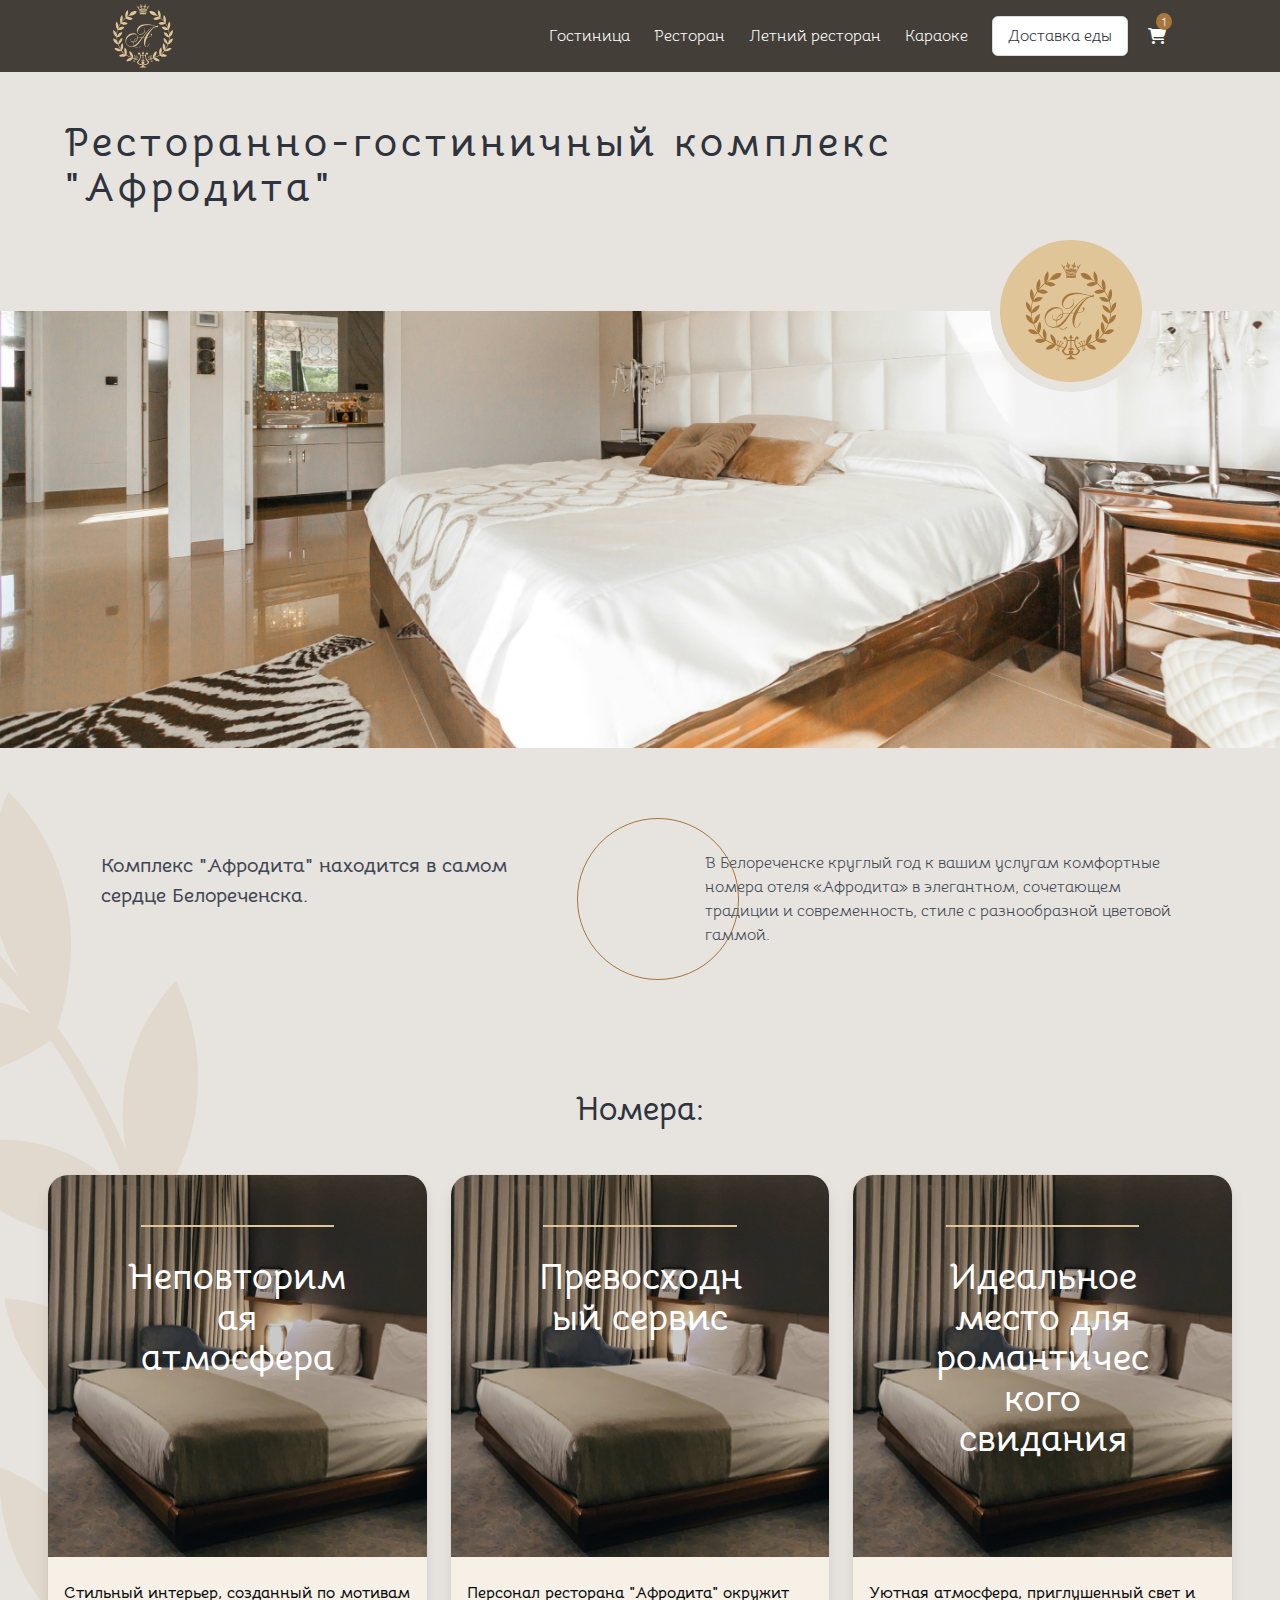
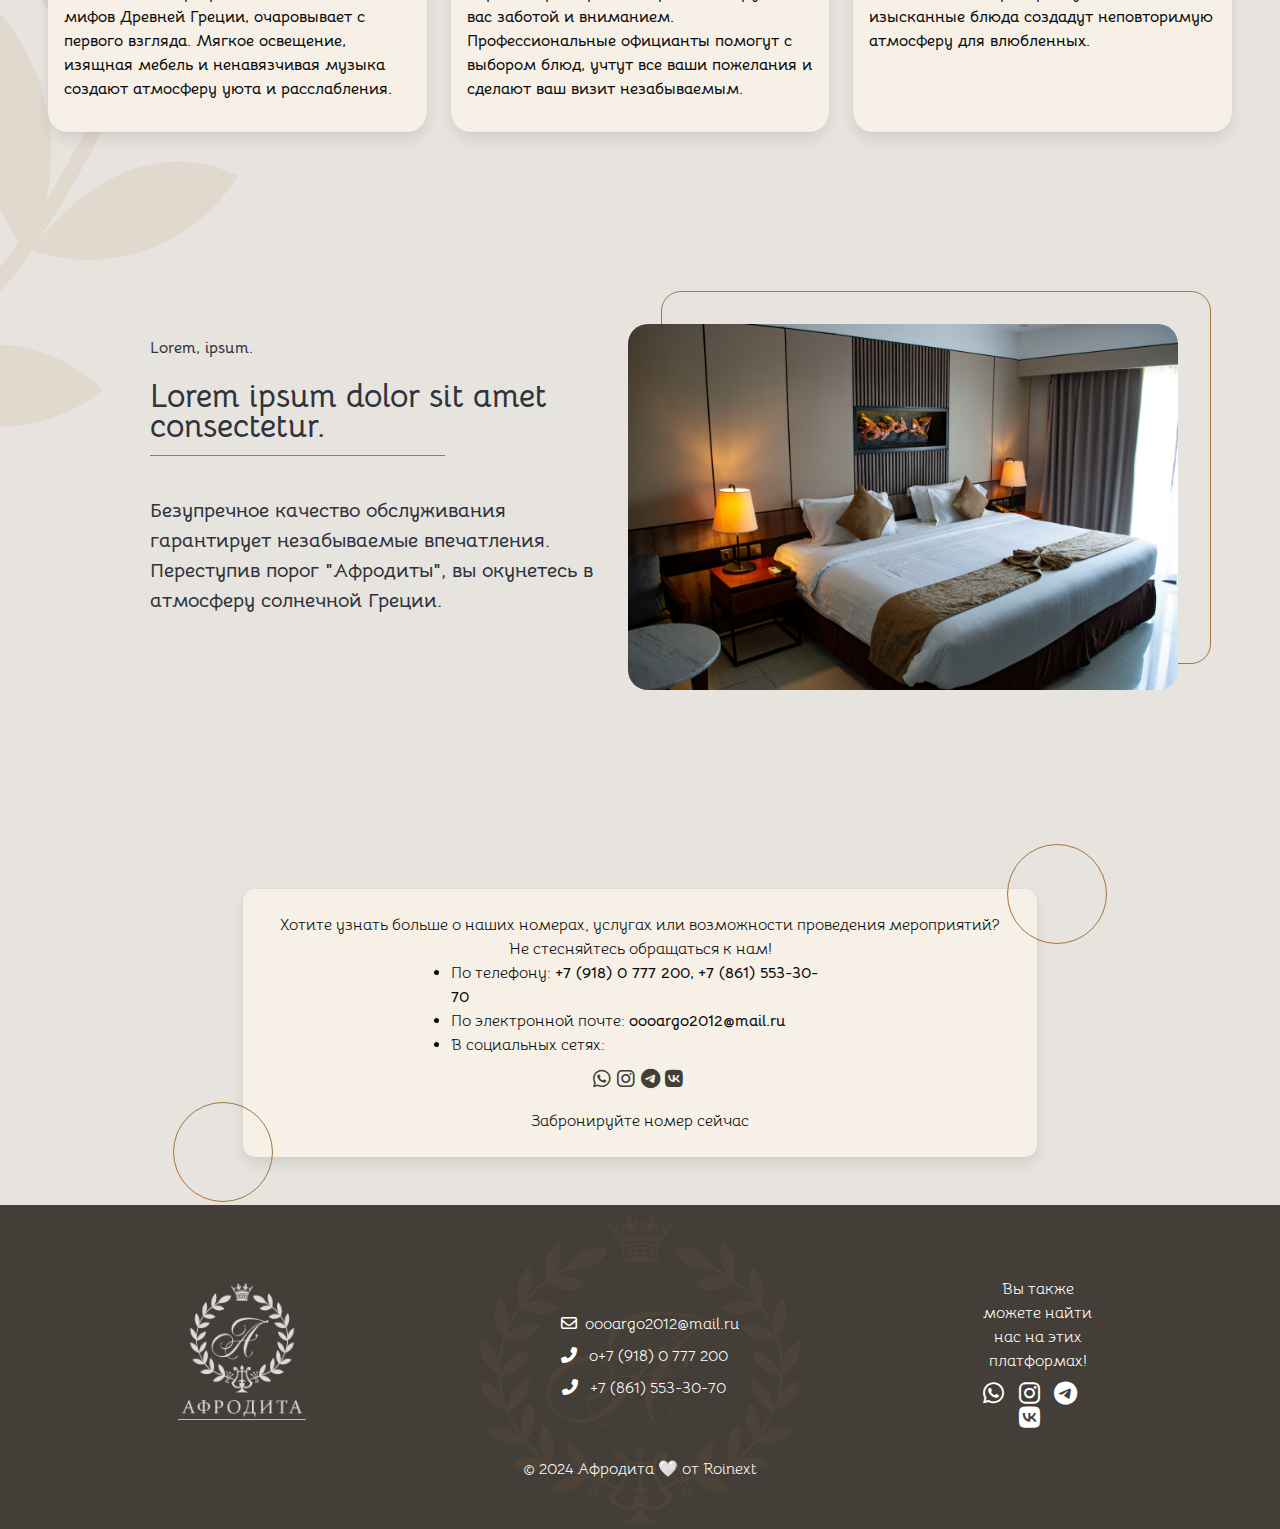
<file: hotel-.html>
<!DOCTYPE html>
<html lang="en" data-theme="light">

<head>
  <meta charset="UTF-8" />
  <meta name="viewport" content="width=device-width, initial-scale=1.0" />
  <title>РГК Афродита</title>
  <link rel="icon" href="assets/logo-nav.ico" />
  <link rel="stylesheet" href="https://cdnjs.cloudflare.com/ajax/libs/font-awesome/6.5.2/css/all.min.css"
    crossorigin="anonymous" referrerpolicy="no-referrer" />
  <link rel="stylesheet" href="assets/css/bulma.min.css" />
  <link rel="stylesheet" href="assets/css/style.css" />
  <link rel="stylesheet" href="assets/css/hotel.css">
</head>

<body>
  <!--start of navbar section -->
  <nav class="navbar is-fixed-top has-background-color is-clipped" role="navigation" aria-label="main navigation">
    <div class="container has-padding py-1">
      <div class="navbar-brand">
        <a href="#">
          <img class="ml-1" src="assets/logo 2.svg" width="70px" height="70px" alt="website logo" />
        </a>
        <a href="#" class="navbar-burger has-text-white nav-custom-item">
          <i class="fa">&#xf07a;</i>
          <span class='badge badge-warning' id='lblCartCount'> 1 </span>
        </a>
        <a role="button" class="navbar-burger has-text-white" aria-label="menu" aria-expanded="false"
          data-target="navMenu">
          <span aria-hidden="true" class="has-text-white"></span>
          <span aria-hidden="true" class="has-text-white"></span>
          <span aria-hidden="true" class="has-text-white"></span>
          <span aria-hidden="true" class="has-text-white"></span>
        </a>

      </div>

      <div id="navMenu" class="navbar-menu">
        <div class="navbar-end has-text-center">
          <a class="navbar-item has-custom-radius on-hover-black is-expanded has-text-white">
            Гостиница
          </a>

          <a class="navbar-item has-custom-radius on-hover-black has-text-white is-expanded">
            Ресторан
          </a>
          <a class="navbar-item has-custom-radius on-hover-black has-text-white is-expanded">
            Летний ресторан
          </a>
          <a class="navbar-item has-custom-radius on-hover-black has-text-white is-expanded">
            Караоке
          </a>
          <div class="navbar-item">
            <button class="button">Доставка еды</button>
          </div>
          <div class="navbar-item has-custom-radius hidden-on-mobile hidden-on-tablet">
            <a href="#">
              <span class="icon has-text-white">
                <i class="fa">&#xf07a;</i>
                <span class='badge badge-warning' id='lblCartCount'> 1 </span>
              </span>
            </a>
          </div>
        </div>
      </div>
    </div>
  </nav>

  <!-- Hero Section -->
  <div class="has-side-background">
    <section class="hero is-fullwidth px-0">
      <div class="container">
        <div class="title is-2 horo-title fs-24-mobile">
          Ресторанно-гостиничный комплекс "Афродита"
        </div>
      </div>
      <div class="is-relative">
        <img src="assets/Mask group (3).png" class="img-mobile is-fullwidth" alt="">
        <div class="img-icon"></div>
      </div>
    </section>


    <section class="section  py-6 py-0-mobile mb-68-mobile mt-46-mobile my-0-mobile my-6">
      <div class="columns is-justify-content-space-around">
        <div class="column is-5-desktop">
          <div class="content is-size-4 fs-20-mobile has-text-weight-bold">Комплекс "Афродита" находится в самом сердце
            Белореченска.</div>
        </div>
        <div class="column content is-size-6 is-5-desktop  is-relative">
          <span class="has-ciecule">В Белореченске круглый год к вашим услугам комфортные номера отеля «Афродита» в
            элегантном, сочетающем традиции и
            современность, стиле с разнообразной цветовой гаммой.</span>
        </div>
      </div>
    </section>

    <section class="section pt-0-mobile  is-clipped">
      <div class="title is-3 has-text-center mb-6">Номера:</div>
      <div class="columns">
        <div class="column is-desktop-4  is-12-mobile">
          <div class="card mx-auto mb-68-mobile">
            <div class="card-background">
              <div class="has-text-center title has-text-white fs-36 has-border-top">Неповторимая атмосфера</div>
            </div>
            <div class="card-content is-size-6 has-text-left has-text-black px-4  has-text-center has-text-weight-bold">
              Стильный
              интерьер, созданный по мотивам мифов Древней Греции, очаровывает с первого взгляда. Мягкое освещение,
              изящная
              мебель и ненавязчивая музыка создают атмосферу уюта и расслабления.</div>
          </div>
        </div>

        <div class="column mb-68-mobile is-desktop-4   is-12-mobile">

          <div class="card mx-auto">
            <div class="card-background card-2">
              <div class="has-text-center title has-text-white fs-36 has-border-top">Превосходный сервис</div>
            </div>
            <div class="card-content is-size-6 has-text-left has-text-black px-4  has-text-center has-text-weight-bold">
              Персонал
              ресторана "Афродита" окружит вас заботой и вниманием. Профессиональные официанты помогут с выбором блюд,
              учтут
              все ваши пожелания и сделают ваш визит незабываемым.</div>
          </div>
        </div>

        <div class="column is-desktop-4 is-12-mobile">
          <div class="card mx-auto">
            <div class="card-background card-3">
              <div class="has-text-center title has-text-white fs-36 has-border-top">Идеальное место для романтического
                свидания</div>
            </div>
            <div class="card-content is-size-6 has-text-left has-text-black px-4  has-text-center has-text-weight-bold">
              Уютная
              атмосфера, приглушенный свет и изысканные блюда создадут неповторимую атмосферу для влюбленных.
            </div>
          </div>
        </div>
      </div>
    </section>

    <section class="section is-medium is-clipped">
      <div class="columns is-centered">
        <div class="column is-5-desktop mb-6 mt-6 ml-6 ml-0-mobile r-33 ">
          <div class="title is-size-6">Lorem, ipsum.</div>
          <div class="title is-size-3 has-border-bottom lh-30">Lorem ipsum dolor sit amet consectetur.</div>
          <div class="title fs-20 lh-30">
            Безупречное качество обслуживания гарантирует незабываемые впечатления.
            Переступив порог "Афродиты", вы окунетесь в атмосферу солнечной Греции.
          </div>
        </div>
        <div class="column is-6-desktop is-4-fullhd">
          <div class="img-has-border"><img class="br-20" src="assets/img9.png" alt=""></div>
        </div>
      </div>
    </section>
    <section class="section is-clipped contact">
      <div class="container">
        <div class="box py-5 has-text-center has-text-black">
          <p>Хотите узнать больше о наших номерах, услугах или возможности проведения мероприятий?
            <span class="block-on-mobile"></span>
          </p>
          <p>Не стесняйтесь обращаться к нам!
            <span class="block-on-mobile"></span>
          </p>
          <ul>
            <li>По телефону:
              <span class="has-text-weight-bold">+7 (918) 0 777 200,</span>
              <span class="has-text-weight-bold">+7 (861) 553-30-70</span>
              <span class="block-on-mobile"></span>
            </li>
            <li>По электронной почте:
              <span class="has-text-weight-bold">
                oooargo2012@mail.ru</span>
              <span class="block-on-mobile"></span>
            </li>
            <li>В социальных сетях:</li>
          </ul>
          <div class="has-text-center mt-3 mb-4">
            <a href="#">
              <span class="icon is-small mr-1 is-size-5 has-text-gray">
                <i class="fa-brands fa-whatsapp"></i>
              </span>
            </a>
            <a href="#">
              <span class="icon is-small mr-1 is-size-5 has-text-gray">
                <i class="fa-brands fa-instagram"></i>
              </span>
            </a>
            <a href="#">
              <span class="icon is-small mr-1 is-size-5 has-text-gray">
                <i class="fa-brands fa-telegram"></i>
              </span>
            </a>
            <a href="#">
              <span class="icon is-small mr-1 is-size-5 has-text-gray">
                <i class="fa-brands fa-vk"></i>
              </span>
            </a>
            <span class="block-on-mobile"></span>
          </div>
          <div>Забронируйте номер сейчас</div>
        </div>
      </div>
    </section>
  </div>


  <!-- start of footer section -->
  <footer class="section has-background-color">
    <div class="container columns my-3 has-z is-justify-content-space-around is-vcentered is-centered">

      <div class="column is-2 has-text-center">
        <img src="assets/footer-img.png" alt="logo" />
      </div>

      <div class="column has-text-center has-background-transparent is-4">
        <div>
          <span class="icon ml-3 is-medium has-text-white">
            <i class="fa-regular fa-envelope"></i> </span><a class="has-text-white footer-link"
            href="mailto:oooargo2012@mail.ru">oooargo2012@mail.ru</a>
        </div>
        <div>
          <span class="icon is-medium has-text-white ">
            <i class="fas fa-phone-alt"></i>
          </span>
          <a class="has-text-white footer-link" href="tel:o+7 (918) 0 777 200">o+7 (918) 0 777 200</a>
        </div>
        <div>
          <span class="icon is-medium has-text-white ">
            <i class="fas fa-phone-alt"></i>
          </span>
          <a class="has-text-white footer-link" href="tel:+7 (861) 553-30-70">+7 (861) 553-30-70</a>
        </div>
      </div>

      <div class="column is-2">
        <div class="has-text-white has-text-center">
          Вы также можете найти нас на этих платформах!
        </div>
        <div class="has-text-center mt-3">
          <a href="#">
            <span class="icon is-small mr-4 is-size-4 has-text-white">
              <i class="fa-brands fa-whatsapp"></i>
            </span>
          </a>
          <a href="#">
            <span class="icon is-small mr-4 is-size-4 has-text-white">
              <i class="fa-brands fa-instagram"></i>
            </span>
          </a>
          <a href="#">
            <span class="icon is-small mr-4 is-size-4 has-text-white">
              <i class="fa-brands fa-telegram"></i>
            </span>
          </a>
          <a href="#">
            <span class="icon is-small mr-4 is-size-4 has-text-white">
              <i class="fa-brands fa-vk"></i>
            </span>
          </a>
        </div>

      </div>
    </div>
    <div class="has-text-white has-text-centered">
      <div>&copy; 2024 Афродита 🤍 от Roinext</div>
    </div>
  </footer>
  <!-- start of footer section -->

  <script src="index.js"></script>
</file>
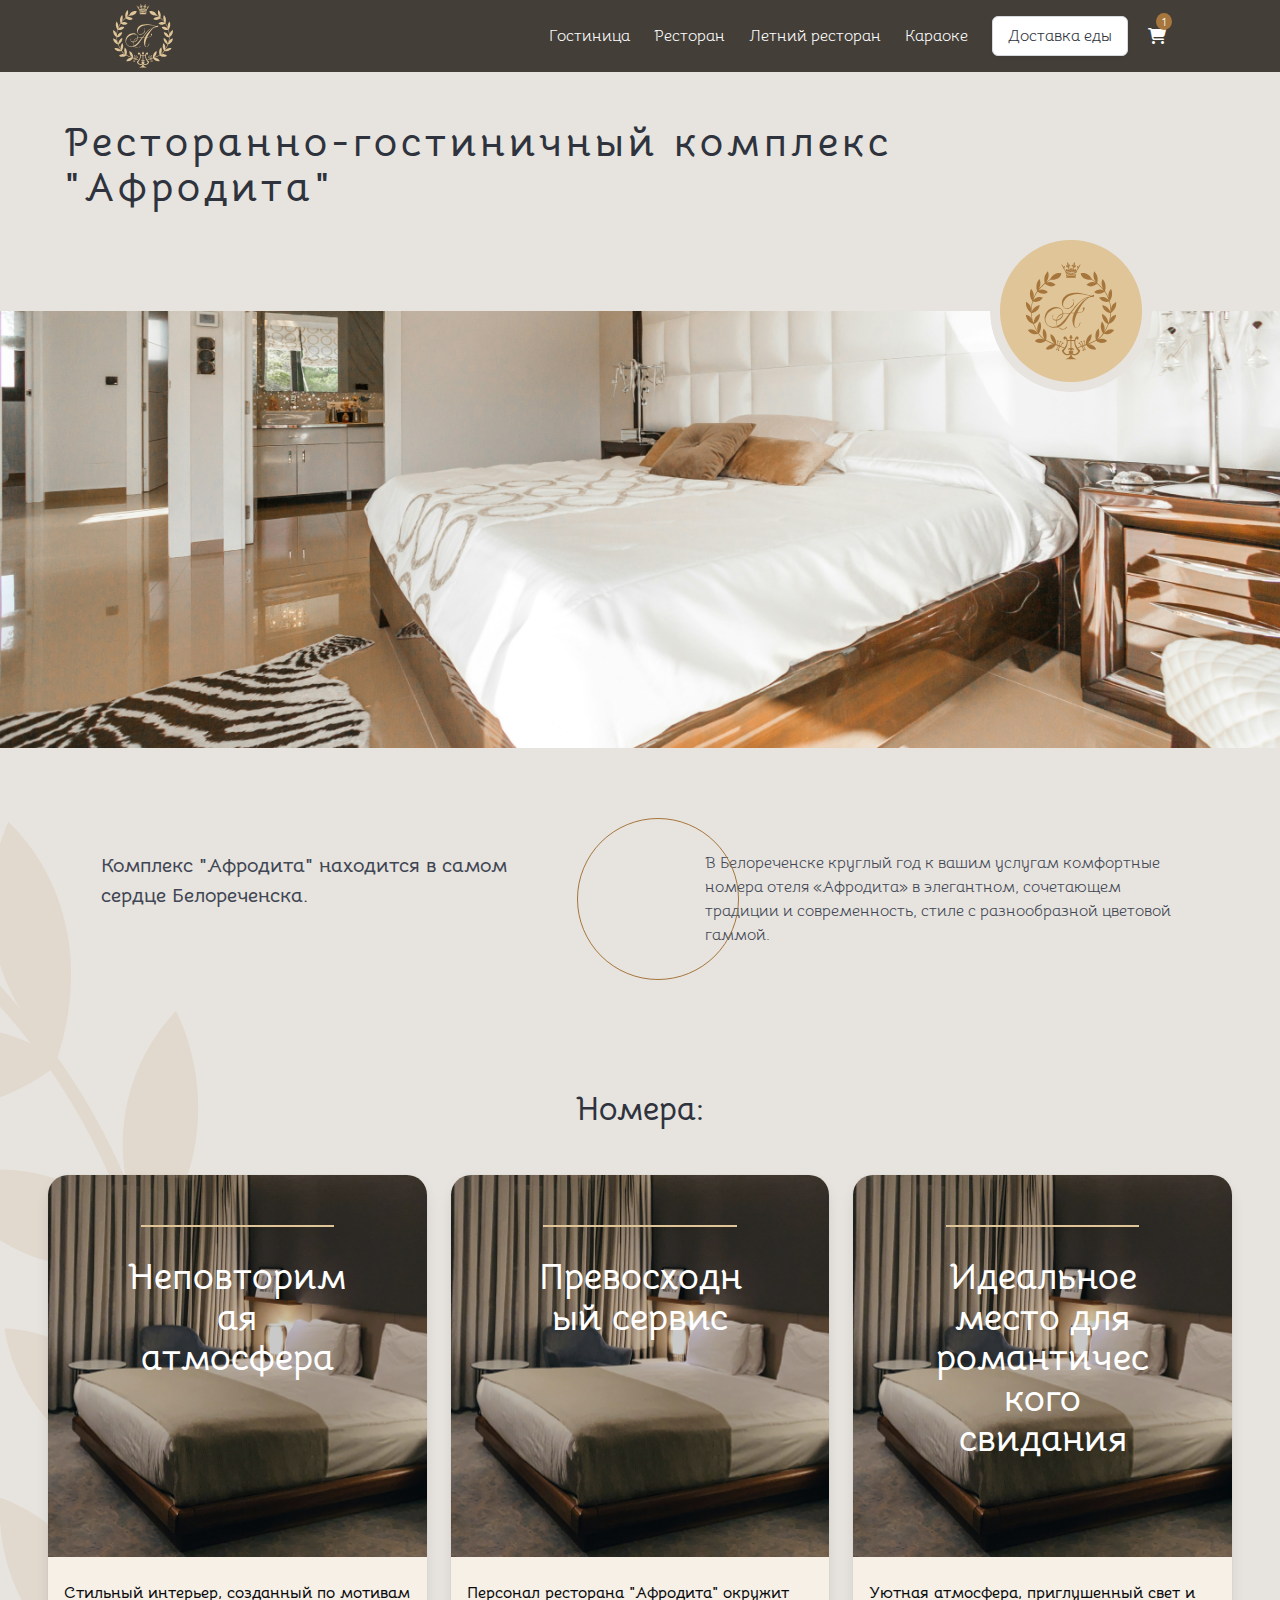
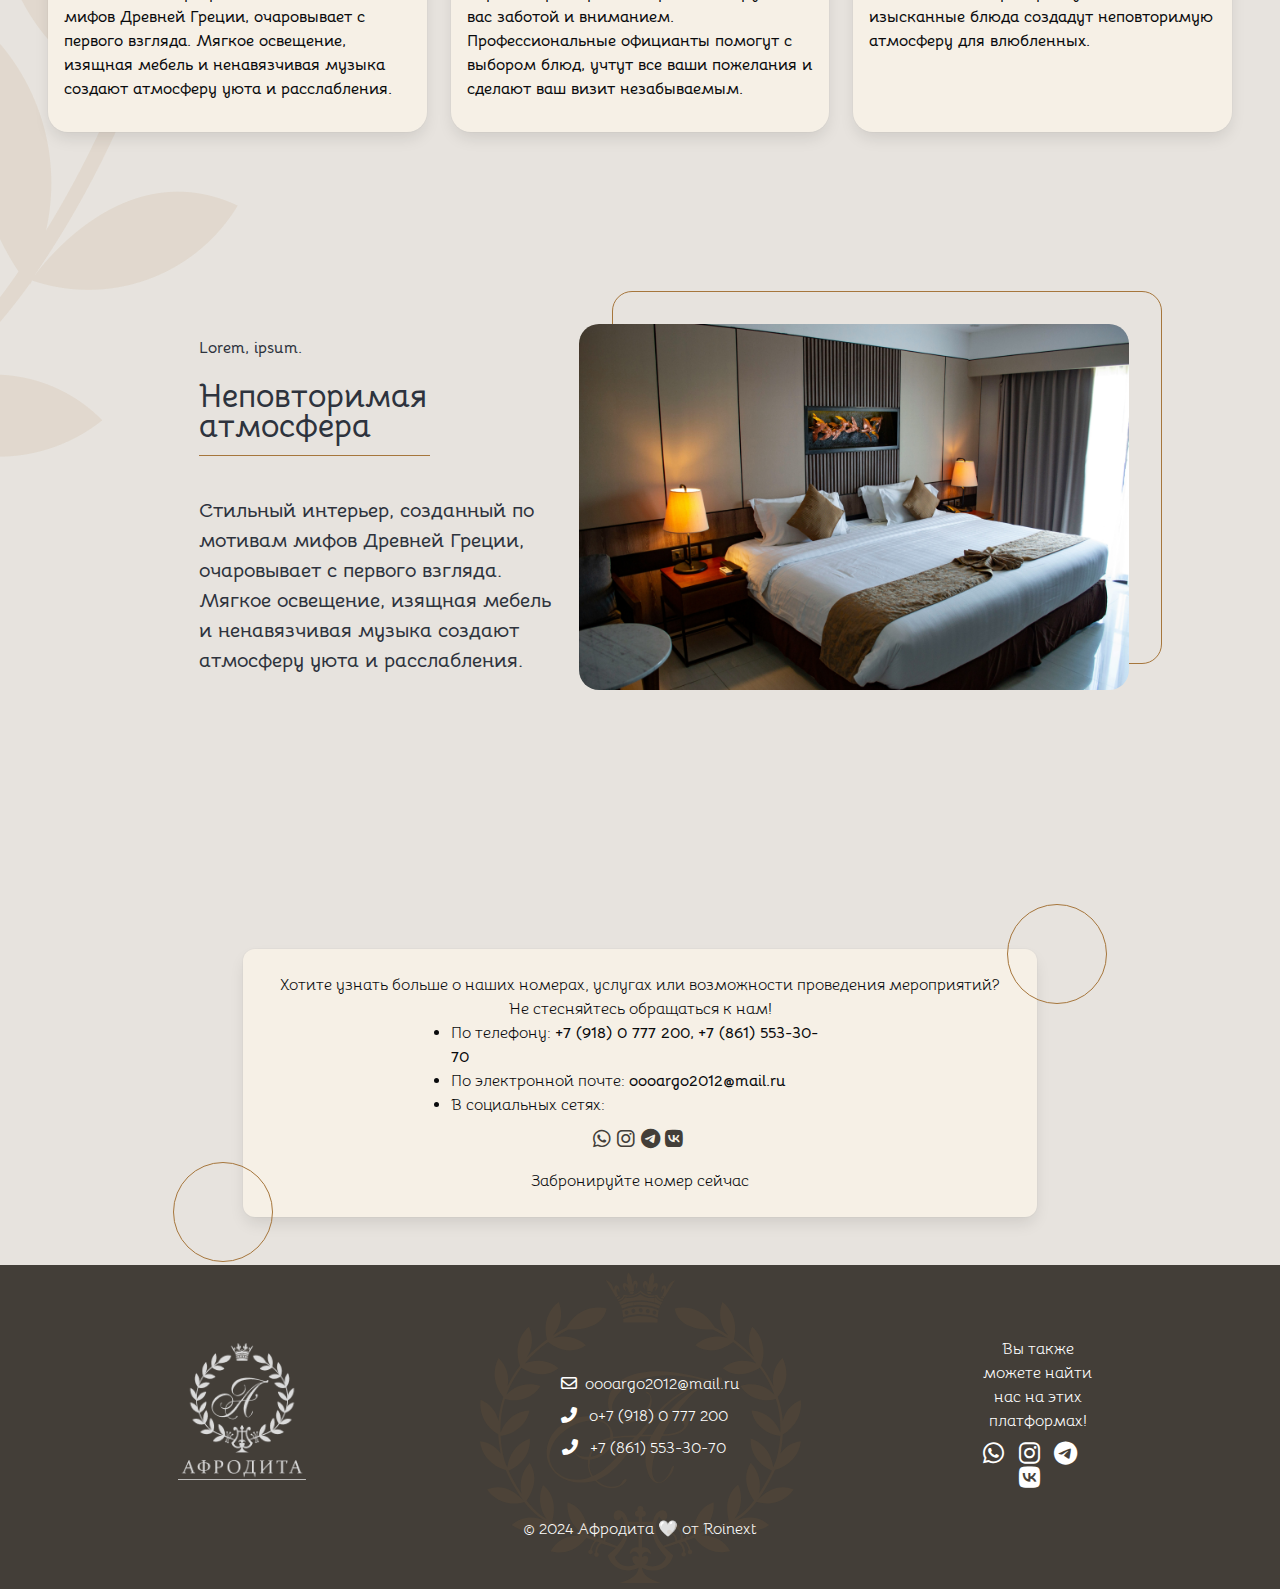
<file: Hotel.html>
<!DOCTYPE html>
<html lang="en" data-theme="light">

<head>
  <meta charset="UTF-8" />
  <meta name="viewport" content="width=device-width, initial-scale=1.0" />
  <title>РГК Афродита</title>
  <link rel="icon" href="assets/logo-nav.ico" />
  <link rel="stylesheet" href="https://cdnjs.cloudflare.com/ajax/libs/font-awesome/6.5.2/css/all.min.css"
    crossorigin="anonymous" referrerpolicy="no-referrer" />
  <link rel="stylesheet" href="assets/css/bulma.min.css" />
  <link rel="stylesheet" href="assets/css/style.css" />
  <link rel="stylesheet" href="assets/css/hotel.css">
</head>

<body>
  <!--start of navbar section -->
  <nav class="navbar is-fixed-top has-background-color is-clipped" role="navigation" aria-label="main navigation">
    <div class="container has-padding py-1">
      <div class="navbar-brand">
        <a href="#">
          <img class="ml-1" src="assets/logo 2.svg" width="70px" height="70px" alt="website logo" />
        </a>
        <a href="#" class="navbar-burger has-text-white nav-custom-item">
          <i class="fa">&#xf07a;</i>
          <span class='badge badge-warning' id='lblCartCount'> 1 </span>
        </a>
        <a role="button" class="navbar-burger has-text-white" aria-label="menu" aria-expanded="false"
          data-target="navMenu">
          <span aria-hidden="true" class="has-text-white"></span>
          <span aria-hidden="true" class="has-text-white"></span>
          <span aria-hidden="true" class="has-text-white"></span>
          <span aria-hidden="true" class="has-text-white"></span>
        </a>

      </div>

      <div id="navMenu" class="navbar-menu">
        <div class="navbar-end has-text-center">
          <a class="navbar-item has-custom-radius on-hover-black is-expanded has-text-white">
            Гостиница
          </a>

          <a class="navbar-item has-custom-radius on-hover-black has-text-white is-expanded">
            Ресторан
          </a>
          <a class="navbar-item has-custom-radius on-hover-black has-text-white is-expanded">
            Летний ресторан
          </a>
          <a class="navbar-item has-custom-radius on-hover-black has-text-white is-expanded">
            Караоке
          </a>
          <div class="navbar-item">
            <button class="button">Доставка еды</button>
          </div>
          <div class="navbar-item has-custom-radius hidden-on-mobile hidden-on-tablet">
            <a href="#">
              <span class="icon has-text-white">
                <i class="fa">&#xf07a;</i>
                <span class='badge badge-warning' id='lblCartCount'> 1 </span>
              </span>
            </a>
          </div>
        </div>
      </div>
    </div>
  </nav>

  <!-- Hero Section -->
  <div class="has-side-background">
    <section class="hero is-fullwidth px-0">
      <div class="container">
        <div class="title is-2 horo-title fs-24-mobile">
          Ресторанно-гостиничный комплекс "Афродита"
        </div>
      </div>
      <div class="is-relative">
        <img src="assets/Mask group (3).png" class="img-mobile is-fullwidth" alt="">
        <div class="img-icon"></div>
      </div>
    </section>


    <section class="section  py-6 py-0-mobile mb-68-mobile mt-46-mobile my-0-mobile my-6">
      <div class="columns is-justify-content-space-around">
        <div class="column is-5-desktop">
          <div class="content is-size-4 fs-20-mobile has-text-weight-bold">Комплекс "Афродита" находится в самом сердце
            Белореченска.</div>
        </div>
        <div class="column content is-size-6 is-5-desktop  is-relative">
          <span class="has-ciecule">В Белореченске круглый год к вашим услугам комфортные номера отеля «Афродита» в
            элегантном, сочетающем традиции и
            современность, стиле с разнообразной цветовой гаммой.</span>
        </div>
      </div>
    </section>

    <section class="section pt-0-mobile  is-clipped">
      <div class="title is-3 has-text-center mb-6">Номера:</div>
      <div class="columns">
        <div class="column is-desktop-4  is-12-mobile">
          <div class="card mx-auto mb-68-mobile">
            <div class="card-background">
              <div class="has-text-center title has-text-white fs-36 has-border-top">Неповторимая атмосфера</div>
            </div>
            <div class="card-content is-size-6 has-text-left has-text-black px-4  has-text-center has-text-weight-bold">
              Стильный
              интерьер, созданный по мотивам мифов Древней Греции, очаровывает с первого взгляда. Мягкое освещение,
              изящная
              мебель и ненавязчивая музыка создают атмосферу уюта и расслабления.</div>
          </div>
        </div>

        <div class="column mb-68-mobile is-desktop-4   is-12-mobile">

          <div class="card mx-auto">
            <div class="card-background card-2">
              <div class="has-text-center title has-text-white fs-36 has-border-top">Превосходный сервис</div>
            </div>
            <div class="card-content is-size-6 has-text-left has-text-black px-4  has-text-center has-text-weight-bold">
              Персонал
              ресторана "Афродита" окружит вас заботой и вниманием. Профессиональные официанты помогут с выбором блюд,
              учтут
              все ваши пожелания и сделают ваш визит незабываемым.</div>
          </div>
        </div>

        <div class="column is-desktop-4 is-12-mobile">
          <div class="card mx-auto">
            <div class="card-background card-3">
              <div class="has-text-center title has-text-white fs-36 has-border-top">Идеальное место для романтического
                свидания</div>
            </div>
            <div class="card-content is-size-6 has-text-left has-text-black px-4  has-text-center has-text-weight-bold">
              Уютная
              атмосфера, приглушенный свет и изысканные блюда создадут неповторимую атмосферу для влюбленных.
            </div>
          </div>
        </div>
      </div>
    </section>

    <section class="section is-medium is-clipped">
      <div class="columns is-centered">
        <div class="column is-4-desktop mb-6 mt-6 ml-6 ml-0-mobile r-33 ">
          <div class="title is-size-6">Lorem, ipsum.</div>
          <div class="title is-size-3 has-border-bottom lh-30">Неповторимая атмосфера</div>
          <div class="title fs-20 lh-30">
            Стильный интерьер, созданный по мотивам мифов Древней Греции, очаровывает с первого взгляда. Мягкое
            освещение,
            изящная
            мебель и ненавязчивая музыка создают атмосферу уюта и расслабления.
          </div>
        </div>
        <div class="column is-6-desktop is-4-fullhd">
          <div class="img-has-border"><img class="br-20" src="assets/img9.png" alt=""></div>
        </div>
      </div>
    </section>
    <section class="section is-clipped contact">
      <div class="container">
        <div class="box py-5 has-text-center has-text-black">
          <p>Хотите узнать больше о наших номерах, услугах или возможности проведения мероприятий?
            <span class="block-on-mobile"></span>
          </p>
          <p>Не стесняйтесь обращаться к нам!
            <span class="block-on-mobile"></span>
          </p>
          <ul>
            <li>По телефону:
              <span class="has-text-weight-bold">+7 (918) 0 777 200,</span>
              <span class="has-text-weight-bold">+7 (861) 553-30-70</span>
              <span class="block-on-mobile"></span>
            </li>
            <li>По электронной почте:
              <span class="has-text-weight-bold">
                oooargo2012@mail.ru</span>
              <span class="block-on-mobile"></span>
            </li>
            <li>В социальных сетях:</li>
          </ul>
          <div class="has-text-center mt-3 mb-4">
            <a href="#">
              <span class="icon is-small mr-1 is-size-5 has-text-gray">
                <i class="fa-brands fa-whatsapp"></i>
              </span>
            </a>
            <a href="#">
              <span class="icon is-small mr-1 is-size-5 has-text-gray">
                <i class="fa-brands fa-instagram"></i>
              </span>
            </a>
            <a href="#">
              <span class="icon is-small mr-1 is-size-5 has-text-gray">
                <i class="fa-brands fa-telegram"></i>
              </span>
            </a>
            <a href="#">
              <span class="icon is-small mr-1 is-size-5 has-text-gray">
                <i class="fa-brands fa-vk"></i>
              </span>
            </a>
            <span class="block-on-mobile"></span>
          </div>
          <div>Забронируйте номер сейчас</div>
        </div>
      </div>
    </section>
  </div>


  <!-- start of footer section -->
  <footer class="section has-background-color">
    <div class="container columns my-3 has-z is-justify-content-space-around is-vcentered is-centered">

      <div class="column is-2 has-text-center">
        <img src="assets/footer-img.png" alt="logo" />
      </div>

      <div class="column has-text-center has-background-transparent is-4">
        <div>
          <span class="icon ml-3 is-medium has-text-white">
            <i class="fa-regular fa-envelope"></i> </span><a class="has-text-white footer-link"
            href="mailto:oooargo2012@mail.ru">oooargo2012@mail.ru</a>
        </div>
        <div>
          <span class="icon is-medium has-text-white ">
            <i class="fas fa-phone-alt"></i>
          </span>
          <a class="has-text-white footer-link" href="tel:o+7 (918) 0 777 200">o+7 (918) 0 777 200</a>
        </div>
        <div>
          <span class="icon is-medium has-text-white ">
            <i class="fas fa-phone-alt"></i>
          </span>
          <a class="has-text-white footer-link" href="tel:+7 (861) 553-30-70">+7 (861) 553-30-70</a>
        </div>
      </div>

      <div class="column is-2">
        <div class="has-text-white has-text-center">
          Вы также можете найти нас на этих платформах!
        </div>
        <div class="has-text-center mt-3">
          <a href="#">
            <span class="icon is-small mr-4 is-size-4 has-text-white">
              <i class="fa-brands fa-whatsapp"></i>
            </span>
          </a>
          <a href="#">
            <span class="icon is-small mr-4 is-size-4 has-text-white">
              <i class="fa-brands fa-instagram"></i>
            </span>
          </a>
          <a href="#">
            <span class="icon is-small mr-4 is-size-4 has-text-white">
              <i class="fa-brands fa-telegram"></i>
            </span>
          </a>
          <a href="#">
            <span class="icon is-small mr-4 is-size-4 has-text-white">
              <i class="fa-brands fa-vk"></i>
            </span>
          </a>
        </div>

      </div>
    </div>
    <div class="has-text-white has-text-centered">
      <div>&copy; 2024 Афродита 🤍 от Roinext</div>
    </div>
  </footer>
  <!-- start of footer section -->

  <script src="index.js"></script>
</file>
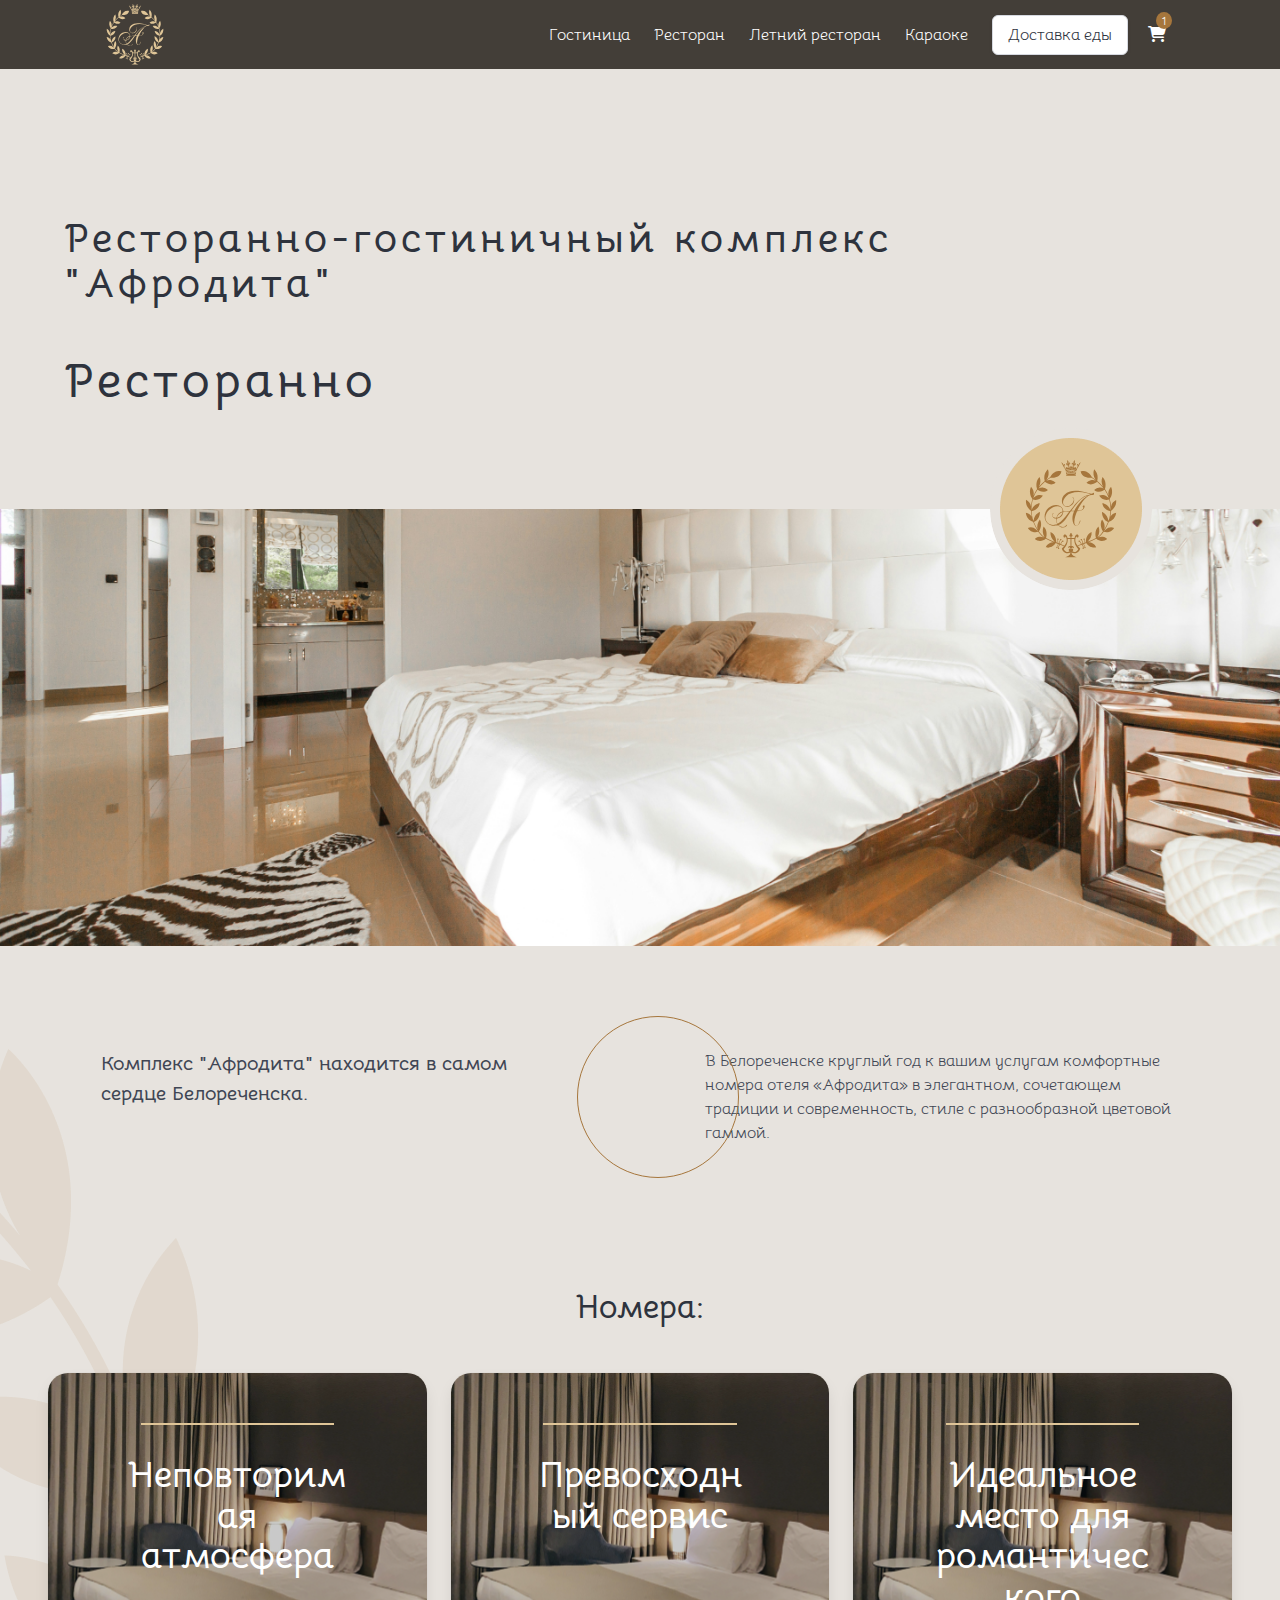
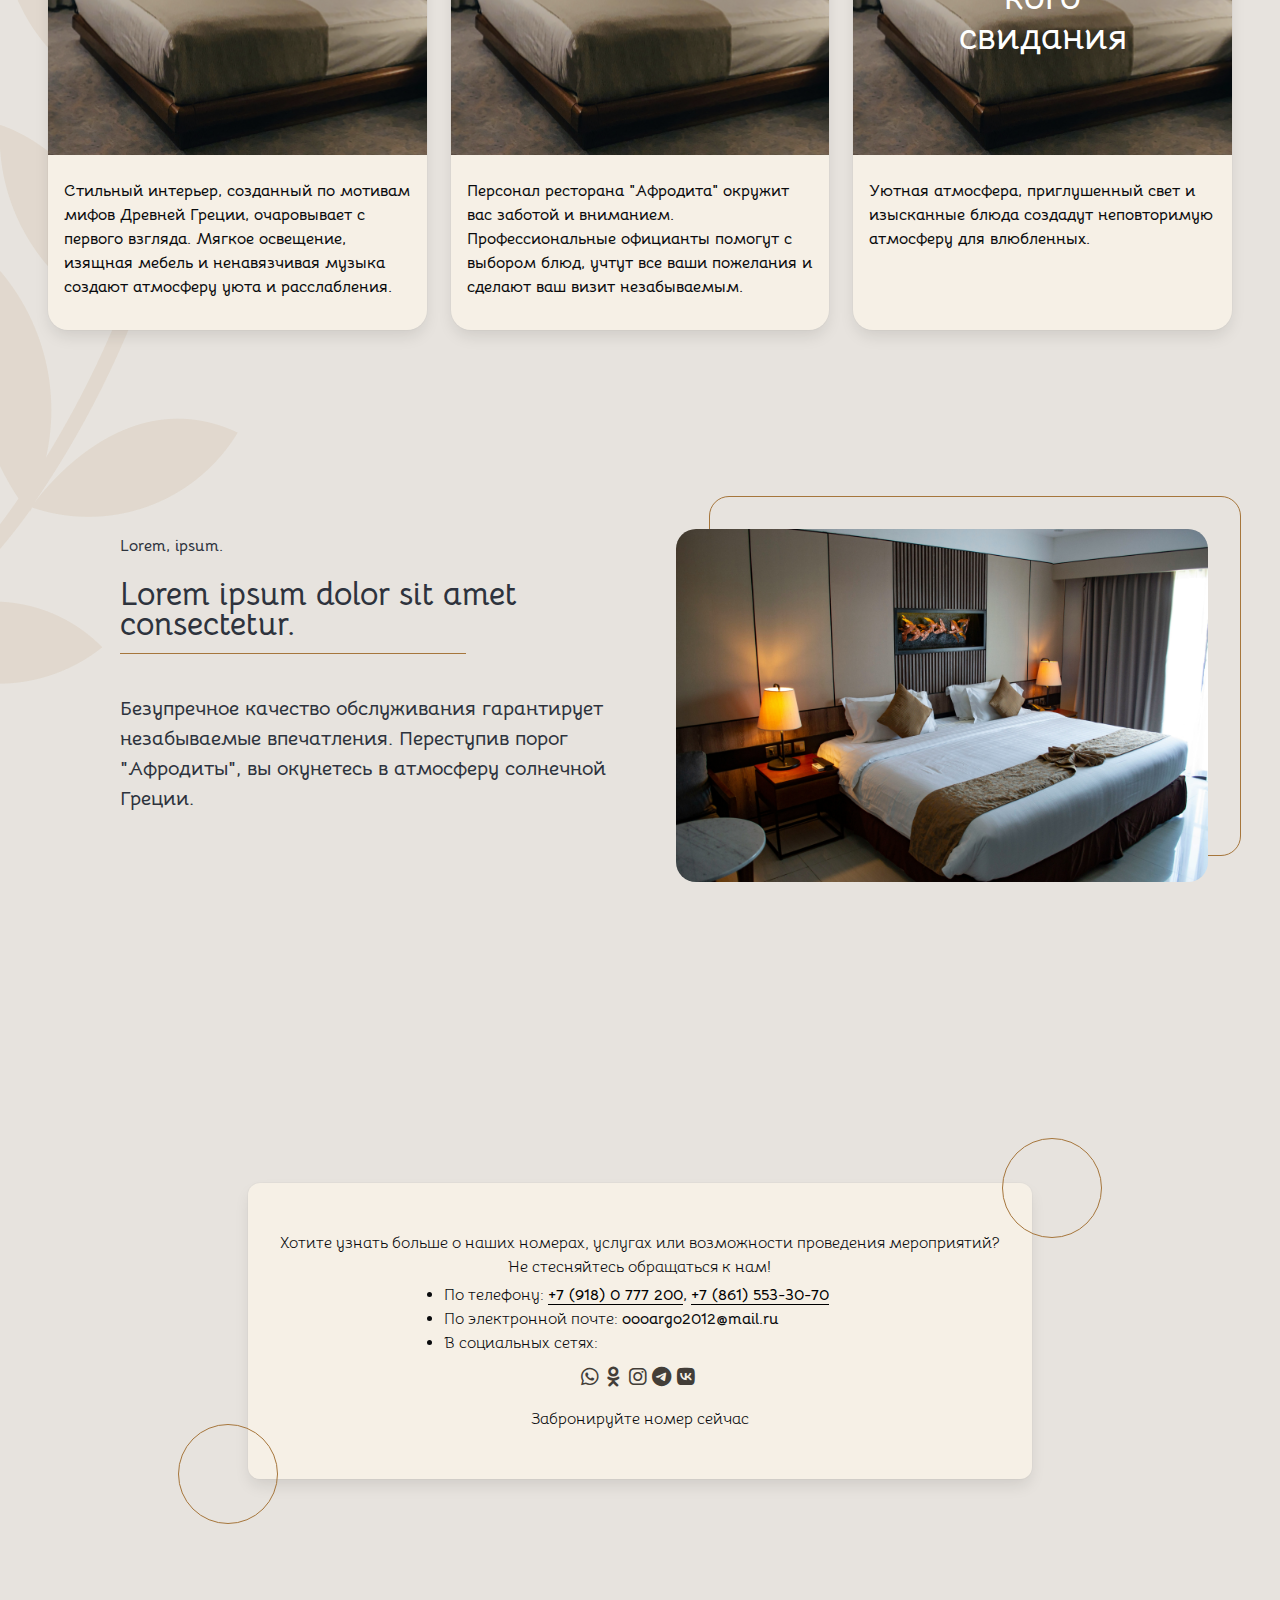
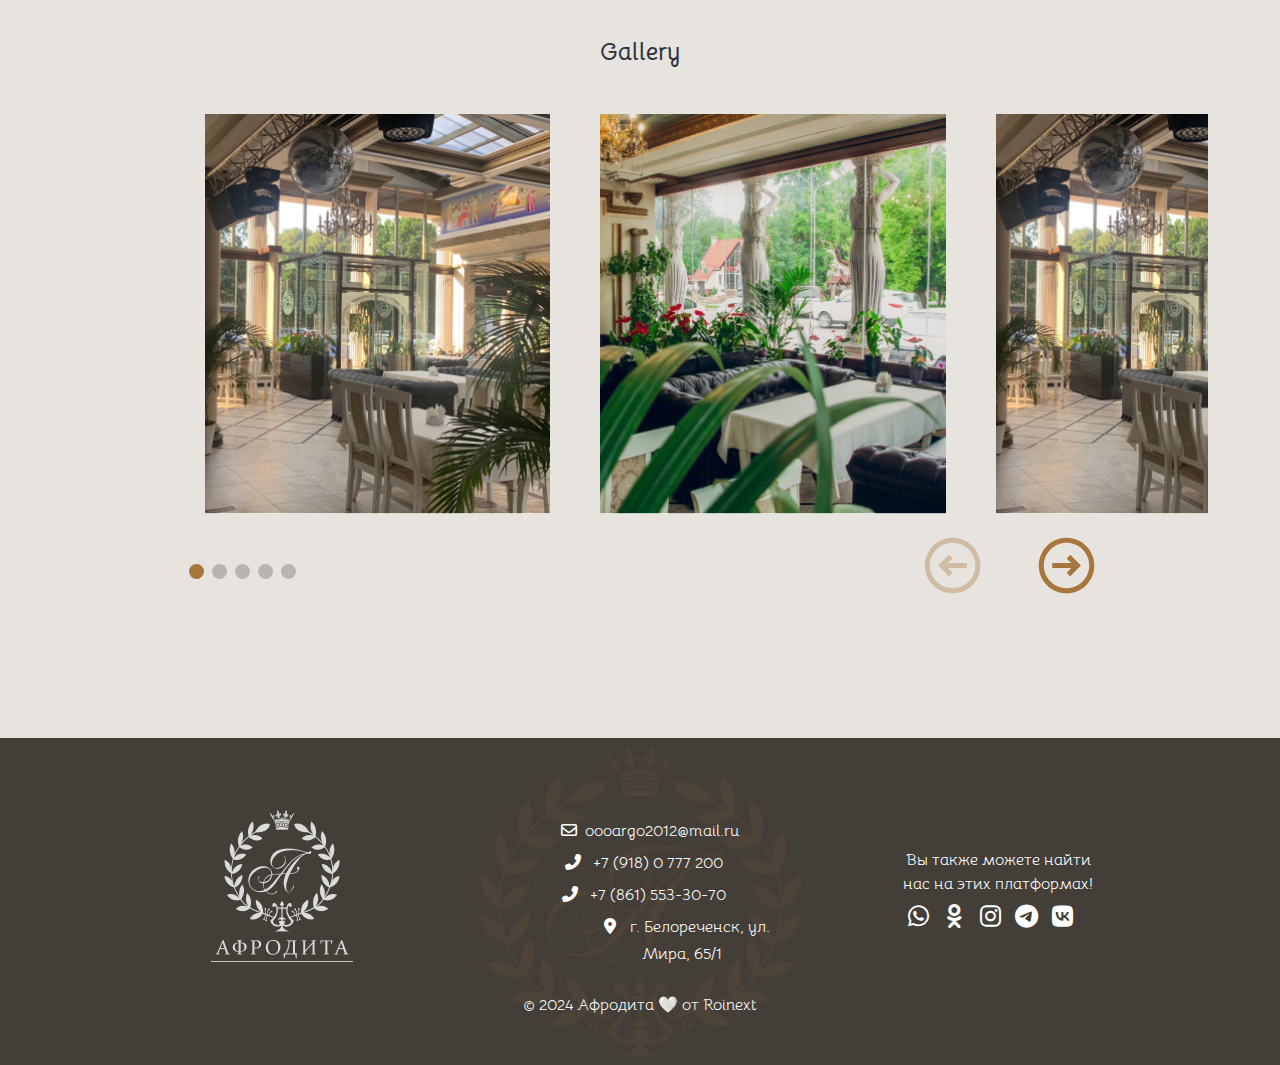
<file: hotel.html>
<!DOCTYPE html>
<html lang="en" data-theme="light">

<head>
  <meta charset="UTF-8" />
  <meta name="viewport" content="width=device-width, initial-scale=1.0" />
  <title>РГК Афродита</title>
  <link rel="icon" href="assets/logo-nav.ico" />
  <link rel="stylesheet" href="https://cdnjs.cloudflare.com/ajax/libs/font-awesome/6.5.2/css/all.min.css"
    crossorigin="anonymous" referrerpolicy="no-referrer" />
  <link rel="stylesheet" href="https://cdn.jsdelivr.net/npm/swiper@11/swiper-bundle.min.css" />
  <link rel="stylesheet" href="assets/css/bulma.min.css" />
  <link rel="stylesheet" href="assets/css/style.css" />
  <link rel="stylesheet" href="assets/css/hotel.css">
  <script src="https://ajax.googleapis.com/ajax/libs/jquery/3.5.1/jquery.min.js"></script>
</head>

<body>
  <nav class="navbar is-fixed-top has-background-color is-clipped" role="navigation" aria-label="main navigation">
    <div class="container has-padding py-1">
      <div class="navbar-brand">
        <a href="#">
          <img src="assets/logo 2.svg" width="70px" height="70px" alt="website logo" />
        </a>
        <a href="#" class="navbar-burger has-text-white nav-custom-item">
          <i class="fa">&#xf07a;</i>
          <span class='badge badge-warning' id='lblCartCount'> 1 </span>
        </a>
        <a role="button" class="navbar-burger has-text-white mr-0" aria-label="menu" aria-expanded="false"
          data-target="navMenu">
          <span aria-hidden="true" class="has-text-white"></span>
          <span aria-hidden="true" class="has-text-white"></span>
          <span aria-hidden="true" class="has-text-white"></span>
          <span aria-hidden="true" class="has-text-white"></span>
        </a>

      </div>

      <div id="navMenu" class="navbar-menu">
        <div class="navbar-end has-text-center">
          <a class="navbar-item has-custom-radius on-hover-black is-expanded has-text-white">
            Гостиница
          </a>

          <a class="navbar-item has-custom-radius on-hover-black has-text-white is-expanded">
            Ресторан
          </a>
          <a class="navbar-item has-custom-radius on-hover-black has-text-white is-expanded">
            Летний ресторан
          </a>
          <a class="navbar-item has-custom-radius on-hover-black has-text-white is-expanded">
            Караоке
          </a>
          <div class="navbar-item">
            <button class="button">Доставка еды</button>
          </div>
          <div class="navbar-item has-custom-radius hidden-on-mobile hidden-on-tablet">
            <a href="#">
              <span class="icon has-text-white">
                <i class="fa">&#xf07a;</i>
                <span class='badge badge-warning' id='lblCartCount'> 1 </span>
              </span>
            </a>
          </div>
        </div>
      </div>
    </div>
  </nav>
  <section class="section">
  </section>
  <!-- Hero Section -->
  <div class="has-side-background">
    <section class="hero is-fullwidth px-0">
      <div class="container">
        <div class="title is-2 horo-title fs-24-mobile">
          Ресторанно-гостиничный комплекс "Афродита"
          <h1 class="title is-1 mt-6">Ресторанно</h1>
        </div>
      </div>
      <div class="is-relative">
        <img src="assets/Mask group (3).png" class="img-mobile is-fullwidth" alt="">
        <div class="img-icon"></div>
      </div>
    </section>


    <section class="section  py-6 py-0-mobile mb-68-mobile mt-46-mobile my-0-mobile my-6">
      <div class="columns is-justify-content-space-around">
        <div class="column is-5-desktop">
          <div class="content is-size-4 fs-20-mobile has-text-weight-bold">Комплекс "Афродита" находится в самом сердце
            Белореченска.</div>
        </div>
        <div class="column content is-size-6 is-5-desktop  is-relative">
          <span class="has-ciecule">В Белореченске круглый год к вашим услугам комфортные номера отеля «Афродита» в
            элегантном, сочетающем традиции и
            современность, стиле с разнообразной цветовой гаммой.</span>
        </div>
      </div>
    </section>

    <section class="section pt-0-mobile  is-clipped">
      <div class="title is-3 has-text-center mb-6">Номера:</div>
      <div class="columns is-centered is-justify-content-space-evenly">
        <div class="column is-desktop-4 is-3-fullhd is-12-mobile">
          <div class="card mx-auto mb-68-mobile">
            <div class="card-background">
              <div class="has-text-center title has-text-white fs-36 has-border-top">Неповторимая атмосфера</div>
            </div>
            <div class="card-content is-size-6 has-text-left has-text-black px-4  has-text-center has-text-weight-bold">
              Стильный
              интерьер, созданный по мотивам мифов Древней Греции, очаровывает с первого взгляда. Мягкое освещение,
              изящная
              мебель и ненавязчивая музыка создают атмосферу уюта и расслабления.</div>
          </div>
        </div>

        <div class="column mb-68-mobile is-desktop-4 is-3-fullhd  is-12-mobile">

          <div class="card mx-auto">
            <div class="card-background card-2">
              <div class="has-text-center title has-text-white fs-36 has-border-top">Превосходный сервис</div>
            </div>
            <div class="card-content is-size-6 has-text-left has-text-black px-4  has-text-center has-text-weight-bold">
              Персонал
              ресторана "Афродита" окружит вас заботой и вниманием. Профессиональные официанты помогут с выбором блюд,
              учтут
              все ваши пожелания и сделают ваш визит незабываемым.</div>
          </div>
        </div>

        <div class="column is-desktop-4 is-3-fullhd is-12-mobile">
          <div class="card mx-auto">
            <div class="card-background card-3">
              <div class="has-text-center title has-text-white fs-36 has-border-top">Идеальное место для романтического
                свидания</div>
            </div>
            <div class="card-content is-size-6 has-text-left has-text-black px-4  has-text-center has-text-weight-bold">
              Уютная
              атмосфера, приглушенный свет и изысканные блюда создадут неповторимую атмосферу для влюбленных.
            </div>
          </div>
        </div>
      </div>
    </section>

    <section class="section is-medium is-clipped">
      <div class="columns is-justify-content-space-between is-centered is-vcentered">
        <div class="column is-5-fullhd  mb-6 mt-6 ml-6 ml-0-mobile r-33 ">
          <div class="left-side-contant">
            <div class="title is-size-6">Lorem, ipsum.</div>
            <div class="title is-size-3 has-border-bottom lh-30">Lorem ipsum dolor sit amet consectetur.</div>
            <div class="title fs-20 lh-30">
              Безупречное качество обслуживания гарантирует незабываемые впечатления.
              Переступив порог "Афродиты", вы окунетесь в атмосферу солнечной Греции.
            </div>
          </div>
        </div>
        <div class="column">
          <div class="img-has-border"><img class="br-20" src="assets/img9.png" alt=""></div>
        </div>
      </div>
    </section>
    <section class="section is-medium is-clipped contact">
      <div class="container">
        <div class="box py-6 px-0 has-text-center has-text-black">
          <p>Хотите узнать больше о наших номерах, услугах или возможности проведения мероприятий?
            <span class="block-on-mobile"></span>
          </p>
          <p>Не стесняйтесь обращаться к нам!
            <span class="block-on-mobile"></span>
          </p>
          <ul class="mt-1">
            <li>По телефону:
              <span class="has-text-weight-bold"><a class="phone-link" href="tel:+7 (918) 0 777 200">+7 (918) 0 777
                  200</a>,</span>
              <span class="has-text-weight-bold"><a class="phone-link" href="tel:+7 (861) 553-30-70">+7 (861)
                  553-30-70</a></span>
              <span class="block-on-mobile"></span>
            </li>
            <li>По электронной почте:
              <span class="has-text-weight-bold">
                oooargo2012@mail.ru</span>
              <span class="block-on-mobile"></span>
            </li>
            <li>В социальных сетях:</li>
          </ul>
          <div class="has-text-center mt-3 mb-4">
            <a href="#">
              <span class="icon is-small mr-1 is-size-5 has-text-gray">
                <i class="fa-brands fa-whatsapp"></i>
              </span>
            </a>
            <a href="#">
              <span class="icon is-small mr-1 is-size-5 has-text-gray">
                <i class="fa-brands fa-odnoklassniki"></i>
              </span>
            </a>
            <a href="#">
              <span class="icon is-small mr-1 is-size-5 has-text-gray">
                <i class="fa-brands fa-instagram"></i>
              </span>
            </a>
            <a href="#">
              <span class="icon is-small mr-1 is-size-5 has-text-gray">
                <i class="fa-brands fa-telegram"></i>
              </span>
            </a>
            <a href="#">
              <span class="icon is-small mr-1 is-size-5 has-text-gray">
                <i class="fa-brands fa-vk"></i>
              </span>
            </a>
            <span class="block-on-mobile"></span>
          </div>
          <div>Забронируйте номер сейчас</div>
        </div>
      </div>
    </section>
  </div>

  <div id="myModal" class="modal">
    <span class="close">&times;</span>
    <img class="modal-content" id="img01">
    <div id="caption"></div>
  </div>

  <section class="section is-medium pt-4">
    <div class="title is-4 mb-6 has-text-center has-text-weight-bold">
      Gallery
    </div>

    <div class="swiper mySwiper">
      <div class="swiper-wrapper">
        <div class="swiper-slide has-background-transparent">
          <!-- empty for destance -->
        </div>
        <div class="swiper-slide"><img src="assets/Mask group (1).png" alt=""></div>
        <div class="swiper-slide"><img src="assets/Mask group (2).png" alt=""></div>
        <div class="swiper-slide"><img src="assets/Mask group (1).png" alt=""></div>
        <div class="swiper-slide"><img src="assets/Mask group (2).png" alt=""></div>
        <div class="swiper-slide"><img src="assets/Mask group (1).png" alt=""></div>
        <div class="swiper-slide"><img src="assets/Mask group (2).png" alt=""></div>
      </div>
      <div class="is-flex is-align-items-center">
        <div class="swiper-button-next"><img src="assets/arrow-right-B.svg" alt="icon"></div>
        <div class="swiper-button-prev"><img src="assets/arrow-left-B.svg" alt="icon"></div>
        <div class="swiper-pagination"></div>
      </div>
    </div>
  </section>

  <footer class="section has-background-color">
    <div class="container columns my-3 has-z is-justify-content-space-around is-vcentered is-centered">

      <div class="column is-3 has-text-center">
        <img src="assets/footer-img.png" alt="logo" />
      </div>

      <div class="column has-text-center has-background-transparent is-4">
        <div>
          <span class="icon ml-3 is-medium has-text-white">
            <i class="fa-regular fa-envelope"></i> </span><a class="has-text-white footer-link"
            href="mailto:oooargo2012@mail.ru">oooargo2012@mail.ru</a>
        </div>
        <div>
          <span class="icon is-medium has-text-white ">
            <i class="fas fa-phone-alt"></i>
          </span>
          <a class="has-text-white footer-link" href="tel:+7 (918) 0 777 200">+7 (918) 0 777 200</a>
        </div>
        <div>
          <span class="icon is-medium has-text-white ">
            <i class="fas fa-phone-alt"></i>
          </span>
          <a class="has-text-white footer-link" href="tel:+7 (861) 553-30-70">+7 (861) 553-30-70</a>
        </div>
        <div class="has-padding-left">
          <span class="icon is-medium has-text-white ">
            <i class="fa-solid fa-location-dot"></i>
          </span>
          <a class="has-text-white footer-link" href="#">г. Белореченск, ул. Мира, 65/1</a>
        </div>
      </div>

      <div class="column is-3">
        <div class="has-text-white has-text-center">
          Вы также можете найти нас на этих платформах!
        </div>
        <div class="has-text-center mt-3">
          <a href="#">
            <span class="icon is-small mr-4 is-size-4 has-text-white">
              <i class="fa-brands fa-whatsapp"></i>
            </span>
          </a>
          <a href="#">
            <span class="icon is-small mr-4 is-size-4 has-text-white">
              <i class="fa-brands fa-odnoklassniki"></i>
            </span>
          </a>
          <a href="#">
            <span class="icon is-small mr-4 is-size-4 has-text-white">
              <i class="fa-brands fa-instagram"></i>
            </span>
          </a>
          <a href="#">
            <span class="icon is-small mr-4 is-size-4 has-text-white">
              <i class="fa-brands fa-telegram"></i>
            </span>
          </a>
          <a href="#">
            <span class="icon is-small mr-4 is-size-4 has-text-white">
              <i class="fa-brands fa-vk"></i>
            </span>
          </a>
        </div>

      </div>
    </div>
    <div class="has-text-white has-text-centered">
      <div>&copy; 2024 Афродита 🤍 от Roinext</div>
    </div>
  </footer>

  <script src="index.js"></script>

  <!-- Swiper JS -->
  <script src="https://cdn.jsdelivr.net/npm/swiper@11/swiper-bundle.min.js"></script>

  <!-- Initialize Swiper -->
  <script>
    var swiper = new Swiper(".mySwiper", {
      slidesPerView: 1,
      spaceBetween: 30,
      pagination: {
        el: ".swiper-pagination",
        clickable: true,
      },
      navigation: {
        nextEl: ".swiper-button-next",
        prevEl: ".swiper-button-prev",
      },
      breakpoints: {
        768: {
          slidesPerView: 2,
          spaceBetween: 40,
        },
        1024: {
          slidesPerView: 3,
          spaceBetween: 50,
        },
      },
    });
  </script>

  <!-- model script -->
  <script>
    var modal = document.getElementById("myModal");
    var modalImg = document.getElementById("img01");
    var captionText = document.getElementById("caption");

    Array.from(document.querySelectorAll('.swiper-slide img')).forEach(img => {
      img.onclick = function () {
        modal.style.display = "block";
        setTimeout(function () { modal.style.opacity = 1; }, 50);
        modalImg.src = this.src;
        captionText.innerHTML = this.alt;
      }
    });

    var span = document.getElementsByClassName("close")[0];
    span.onclick = function () {
      modal.style.opacity = 0;
      setTimeout(function () { modal.style.display = "none"; }, 300);
    }

    window.onclick = function (event) {
      if (event.target == modal) {
        modal.style.opacity = 0;
        setTimeout(function () { modal.style.display = "none"; }, 300);
      }
    }
  </script>
</body>

</html>
</file>
<file: assets/css/style.css>
@import url('https://fonts.googleapis.com/css2?family=Bellota:ital,wght@0,300;0,400;0,700;1,300;1,400;1,700&display=swap');
@import url(colors.css);

html {
  scroll-behavior: smooth;
  box-sizing: border-box;
  background-color: var(--secandery-color) !important;
}

body {
  font-family: "Bellota", system-ui !important;
  background-color: var(--secandery-color) !important;
  margin: 0;
}

/* start slid */
.mySlides {
  display: none;
  height: 365px;
  position: relative;
}

.mySlides img {
  vertical-align: middle;
  object-fit: cover;
  border-radius: 20px;
}

.mySlides::after {
  position: absolute;
  top: 0;
  bottom: 0;
  right: 0;
  left: 0;
  display: block;
  content: '';
  background: rgb(255, 255, 255);
  background: linear-gradient(180deg, rgba(255, 255, 255, 0) 55%, rgba(0, 0, 0, 0.5494572829131652) 100%);
  z-index: 2;
  border-radius: 20px;
}

/* Slideshow container */
.slideshow-container {
  width: 100%;
  position: relative;
  margin: auto;
  z-index: 2;
}

.dots {
  position: relative;
  z-index: 2;
  margin-top: -70px;
}

/* The dots/bullets/indicators */
.dot {
  cursor: pointer;
  height: 15px;
  width: 15px;
  margin: 0 2px;
  background-color: white;
  border-radius: 50%;
  display: inline-block;
  transition: background-color 0.6s ease;
}

.active,
.dot:hover {
  background-color: var(--warning-color);
}

/* Fading animation */
.fade {
  animation-name: fade;
  animation-duration: 1.5s;
}

@keyframes fade {
  from {
    opacity: .4
  }

  to {
    opacity: 1
  }
}

/* On smaller screens, decrease text size */
@media only screen and (max-width: 500px) {
  .menu-item {
    padding-left: 0 !important;
    padding-right: 0 !important;
  }

  .menu-item:first-of-type {
    margin-left: 24px !important;
  }

  @media only screen and (max-width: 415px) {
    .small-f-on-mobile {
      font-size: 18px !important;
    }
  }

  .columns.is-mobile.is-centered-desktop.is-vcentered.is-justify-center-tablet::after {
    content: '';
    display: block;
    min-width: 10px;
    min-height: 50px;
  }

  .menu-item:last-of-type {
    margin-right: 24px !important;
  }

  .prev,
  .next,
  .text {
    font-size: 11px;
  }

  .slideshow-container {
    height: 200px;
  }

  .mySlides,
  .mySlides img {
    height: 100%;
  }

  .mySlides {
    max-width: 100vw;
  }
}

/* end slid */

.has-background-color {
  background-color: var(--primary-color);
}

.on-hover-black:hover {
  color: black !important;
}

.has-text-center {
  text-align: center;
}

.has-background-transparent {
  background-color: transparent !important;
}

.has-border-black {
  border-color: black !important;
}


.has-border {
  border-radius: 10px;
  border: solid 1px black;
}

.icon-costum {
  width: 45px !important;
  height: 40px !important;
  font-size: 16px;
}

.has-custom-radius {
  border-radius: 12px;
}

.has-n-margin {
  margin-top: -40px;
  position: relative;
  z-index: 3;
}

footer {
  position: relative;
}

footer::before {
  display: block;
  content: '';
  background-image: url('../footer-bg.svg');
  background-position: center;
  background-repeat: no-repeat;
  position: absolute;
  z-index: 0;
  top: 0;
  left: 0;
  right: 0;
  bottom: 0;
}

.full-width {
  width: 100% !important;
}

.has-side-background {
  position: relative;
}

.navbar {
  padding-right: 24px !important;
  padding-left: 24px !important;
}

.has-side-background::after {
  display: block;
  content: '';
  width: 407px;
  height: 437px;
  background-image: url('../side.png');
  background-position: left;
  background-repeat: no-repeat;
  position: absolute;
  top: 70%;
  margin-left: -50%;
  left: 25%;
}

footer.has-side-background::after {
  display: none;
  top: -78%;
  left: 4%;
  z-index: 1;
}

.visible-on-mobile {
  display: none;
}


.nav-custom-item {
  position: relative;
  left: 31vw;
}

body>div.container.is-clipped.mt-6.pt-2>div>div.column.is-4-desktop.is-12-mobile.is-12-tablet.pt-0.has-padding-mobile>div>span:hover,
body>div>div.container.is-clipped.mt-6.pt-2>div>div.column.is-4-desktop.is-12-mobile.is-12-tablet.pt-0.has-padding-mobile>div>span:hover {
  cursor: pointer;
}

.has-gap {
  column-gap: 30px !important;
}

.has-gap-20 {
  column-gap: 20px !important;
}

.has-row-gap {
  row-gap: 40px;
}

@media screen and (min-width: 1367px) {
  .w-350 {
    width: 450px;
  }

}

@media screen and (min-width: 850px) {
  .menu-card-title {
    font-size: 19px !important;
  }

  .menu-card-price {
    font-size: 26px !important;
  }

  .is-justify-center-tablet {
    justify-content: flex-start !important;
  }

  .hidden-on-desktop {
    display: none !important;
  }

  .has-padding {
    padding-left: 48px !important;
    padding-right: 48px !important;
  }
}

@media screen and (min-width: 850px) and (max-width: 1367px) {
  .has-gap {
    column-gap: 5px !important;
  }

  .w-350 {
    width: 373px;
  }

}

@media screen and (min-width: 500px) and (max-width: 850px) {
  .visible-on-mobile {
    display: block;
  }

  .is-justify-center-tablet {
    justify-content: center !important;
  }

  .nav-custom-item {
    left: 35vw;
  }

  .hidden-on-tablet {
    display: none;
  }

  .has-gap {
    column-gap: 10px !important;
  }

  #navMenu {
    color: white !important;
    background-color: transparent !important;
  }
}


/*?? media */
/*?? phone */
@media screen and (max-width: 500px) {

  body>footer>div.container.columns.my-3.has-z.is-justify-content-space-around.is-vcentered.is-centered>div:nth-child(3)>div.has-text-center.mt-3 {
    padding-bottom: 41px !important;
  }

  footer::before {
    background-image: url('../footer-bg-mobile.svg');
  }

  .has-padding-mobile {
    padding-top: 12px !important;
  }

  .mySlides img {
    border-radius: 0;
  }

  .visible-on-mobile {
    display: block;
  }

  .hidden-on-mobile {
    display: none;
  }

  .pb-mobile-0 {
    padding-bottom: 0;
  }

  .px-0-mobile {
    padding-left: 0 !important;
    padding-right: 0 !important;
  }

  .mb-mobile-0 {
    margin-bottom: 0;
  }

  .hero-with-background.has-side-background::after {
    display: none;
    /* visibility: hidden !important; */
  }

  footer.has-side-background::after {
    display: block;

  }

  #navMenu {
    color: white !important;
    background-color: transparent !important;
  }

  .has-side-background::after {
    max-width: 100vw;
  }

  .has-gap {
    column-gap: 10px !important;
  }

  .reverse-on-mobile {
    display: flex;
    flex-direction: column-reverse;
    margin-top: -50px;
    gap: 30px;
  }

  .pricing-slider::before {
    content: 'пицца';
    display: block;
    position: relative;
    padding-left: 24px;
    font-size: 40px;
    font-weight: bold;
    color: rgb(46, 51, 61);
    z-index: 1;
  }

  .pricing-dots {
    margin: 0 !important;
  }
}

.has-hover-effect:hover {
  background-color: var(--active-icon-color) !important;
}


.has-z {
  position: relative;
  z-index: 2;
}

.navbar-burger:hover,
.navbar-burger:active {
  background-color: transparent !important;
}

#navMenu>div>a {
  transition: all 400ms;
}

#navMenu>div>a:hover {
  background: transparent;
  color: white !important;
  text-decoration: underline;
  transition: all 400ms;
}

::placeholder {
  color: rgba(0, 0, 0, 0.487) !important;
}

.control.has-icons-left .input:focus~.icon {
  color: black !important;

}

.control.has-icons-left .icon.is-left {
  z-index: 1;
}

input:focus {
  box-shadow: 0 0 0 1px black !important;
}

@media screen and (max-width: 380px) {
  .column.is-offset-7-mobile {
    margin-inline-start: 0 !important;
  }
}

.active {
  background-color: var(--active-icon-color) !important;
}

.has-warning-bg-c {
  background-color: var(--warning-color) !important;
}

button.has-warning-bg-c {
  border-color: white;
  width: 95px;
}

.has-padding-left {
  padding-left: 83px;
}

@media screen and (max-width:700px) {
  .has-padding-left {
    padding-left: 58px;
  }
}

.btn-card {
  width: 94px !important;
  height: 39px !important;
}

.has-text-weight-bolder {
  font-weight: 900 !important;
}

.footer-link:hover {
  background: transparent;
  color: white !important;
  text-decoration: underline;
  transition: all 400ms;
}

body>div.container.is-clipped.mt-6.pt-2>div>div.column.is-4-desktop.is-12-mobile.is-12-tablet.pt-0.has-padding-mobile>div>div>div>span,
body>div>div.container.is-clipped.mt-6.pt-2>div>div.column.is-4-desktop.is-12-mobile.is-12-tablet.pt-0.has-padding-mobile>div>div>div>span {
  color: black;
}

.gallery {
  padding-bottom: 200px;
}


body>section>div>div.field.has-addons.m-2 {
  justify-content: flex-end !important;
  margin-right: -10px !important;
}

.colored-text-on-hover:hover {
  color: var(--warning-color);
}

h2.fs-36 {
  font-size: 36px !important;
}

.nav-title {
  margin-top: 70px !important;
  padding-top: 25px !important;
  padding-bottom: 5px;
}

.navbar-brand>a>img {
  width: 100%;
  height: 100%;
}


.fs-10 {
  font-size: 10px !important;
}

.fs-18 {
  font-size: 18px !important;
  line-height: 39px;
}

.menu-img {
  width: 398px;
  height: 177px;
  object-fit: cover;
}

.menu-overlay {
  position: relative;
}

.menu-overlay::after {
  position: absolute;
  top: 0;
  bottom: -8px;
  right: 27px;
  left: 0;
  display: block;
  content: '';
  background: linear-gradient(180deg, rgba(255, 255, 255, 0) 55%, rgba(0, 0, 0, 0.5494572829131652) 100%);
  z-index: 2;
  border-radius: 10px;
}

.has-overlay {
  opacity: 1;
  transition: all 400ms ease;
}

.has-overlay:hover img {
  transform: scale(1.01);
  transition: all 100ms ease;
}

.has-overlay:hover {
  opacity: 0.8;
}

.lh-39 {
  line-height: 39px;
}

#popup1>div>div>div:nth-child(2) {
  width: 50%;
}

@media screen and (max-width: 1024px) {
  #navMenu {
    display: block;
    height: 0;
    padding: 0;
    transition: height 0.3s ease;
  }

  #navMenu.is-active {
    opacity: 1;
    height: 242px;
    transition: height 0.3s ease;
  }

  .nav-custom-item {
    position: relative;
    left: 26vw;
  }
}

.br-20 {
  border-radius: 20px;
}

.br-10 {
  border-radius: 10px !important;
}

.btn-active {
  color: var(--warning-color) !important;
}

.navbar-menu {
  box-shadow: none !important;
}
</file>
<file: assets/css/checkout.css>
@import url(colors.css);

body {
  font-family: "Bellota", system-ui !important;
}

.input,
.textarea {
  border-color: var(--warning-color) !important;
}

.input:focus,
.textarea:focus {
  border-color: var(--warning-color);
  box-shadow: 0 0 0 1px var(--warning-color) !important;
}

.select:not(.is-multiple):not(.is-loading):after {
  display: none;
}

select {
  background-color: transparent !important;
  border-color: var(--warning-color) !important;
  text-align: center;
  font-family: "Bellota", system-ui !important;
}

::placeholder {
  font-family: "Bellota", system-ui !important;
}

select:focus {
  box-shadow: 0 0 0 1px var(--warning-color) !important;
}

option {
  background-color: var(--secandery-color);
}

select:active {
  color: var(--warning-color) !important;
}


select:focus-within {
  color: var(--warning-color) !important;
}

option {
  background-color: var(--secandery-color) !important;
}

input[type=radio] {
  transform: scale(1.5);
  accent-color: var(--warning-color);
}


.label-warning[href],
.badge-warning[href] {
  background-color: var(--warning-color);
}

#lblCartCount {
  width: 17px !important;
  height: 17px !important;
  font-size: 12px;
  background: var(--warning-color);
  vertical-align: top;
  margin-left: -10px;
  margin-bottom: 28px;
  border-radius: 50%;
}

@media screen and (max-width:1023px) {

  #lblCartCount {
    text-align: center;
    padding: 0;
    font-size: 12px !important;
    margin-left: 14px;
    margin-top: -14px;
    margin-bottom: 0;
    height: 18px !important;
    width: 18px !important;
  }
}

.bordered {
  display: inline-block;
  width: 32px !important;
  height: 32px !important;
  line-height: 32px;
  text-align: center;
  border-radius: 50%;
  color: black;
  background-color: var(--normal-icon-color) !important;
}

.bordered:hover {
  background-color: var(--hovered-icon-color) !important;
}

.border-section {
  border: solid 1px var(--warning-color);
  border-radius: 20px;
}

@media screen and (max-width:500px) {
  .fs-30-mobile {
    font-size: 30px !important;
  }

  body>section {
    padding-left: 10px !important;
    padding-right: 10px !important;
  }
}
</file>
<file: assets/css/dish.css>
@import url(colors.css);

* {
  box-sizing: border-box;
}

.br-10 {
  border-radius: 10px;
}

body {
  font-family: "Bellota", system-ui !important;
}

.border-section {
  border: solid 1px var(--warning-color);
  border-radius: 20px;
}

.p-38 {
  padding: 38px 44px !important;
}

.p-54 {
  padding-bottom: 54px !important;
}

.counter-btn {
  background-color: var(--warning-color);
  border-radius: 50%;
  width: 29px;
  height: 29px;
}

#counter {
  width: 25px;
  text-align: center;
}

.colored-text-on-hover:hover i {
  color: var(--warning-color) !important;
}

#plus,
#minus {
  width: 32px;
  height: 32px;
}

@media screen and (min-width: 500px) {
  .only-on-mobile {
    display: none !important;
  }
}

@media screen and (max-width: 500px) {
  .navbar {
    padding-right: 30px !important;
    padding-left: 30px !important;
  }

  .pb-0-mobile {
    padding-bottom: 0 !important;
  }

  .mb-0-mobile {
    margin-bottom: 0 !important;
  }

  body>section>div>div.columns.is-align-items-flex-start.is-justify-content-space-between>div.is-5-widescreen.column.is-6-desktop.pt-0>div>img {
    width: 144px;
  }

  body>section>div>div.columns.is-align-items-flex-start.is-justify-content-space-between>div.is-5-widescreen.column.is-6-desktop.pt-0>div>div>div.is-flex.is-justify-content-space-between {
    flex-direction: column-reverse;
  }

  body>section>div>div.columns.is-align-items-flex-start.is-justify-content-space-between>div.is-5-widescreen.column.is-6-desktop.pt-0>div>div>div.is-flex.is-justify-content-space-between>div {
    width: 50%;
    align-self: end;
  }

  body>section>div>div.columns.is-align-items-flex-start.is-justify-content-space-between>div.column.border-section.is-4.p-38.mb-6 {
    border: none;
  }

  body>section>div>div.columns.is-align-items-flex-start.is-justify-content-space-between>div.is-5-widescreen.column.is-6-desktop.pt-0>div>div>div.is-flex.is-align-items-start>button {
    display: none;
  }

  body>section>div>div.columns.is-align-items-flex-start.is-justify-content-space-between>div.is-5-widescreen.column.is-6-desktop.pt-0>div {
    justify-content: start !important;
  }

  body>section>div>div.columns.is-align-items-flex-start.is-justify-content-space-between>div.is-5-widescreen.column.is-6-desktop.pt-0>div>div>div.is-flex.is-align-items-start>div {
    font-size: 16px;
  }

  body>section {
    padding-left: 10px !important;
    padding-right: 10px !important;
  }

  body>section>div>div.columns.is-align-items-flex-start.is-justify-content-space-between>div.column.border-section.is-4.p-38.mb-6,
  body>section>div>div.columns.is-align-items-flex-start.is-justify-content-space-between>div.is-5-widescreen.column.is-6-desktop.pt-0 {
    padding-left: 26px !important;
    padding-right: 26px !important;
  }
}
</file>
<file: assets/css/hotel.css>
@import url(colors.css);
html{
  background-color: var(--light-creem) !important;
}
body {
  background-color: var(--light-creem) !important;
  font-family: "Bellota", system-ui !important;
}

.has-background-color {
  background-color: var(--green) !important;
}

#lblCartCount {
  width: 17px !important;
  height: 17px !important;
  font-size: 12px;
  background: var(--warning-color);
  vertical-align: top;
  margin-left: -10px;
  margin-bottom: 28px;
  border-radius: 50%;
}


.horo-title {
  width: 80%;
  letter-spacing: 4px;
  margin-top: 120px;
  margin-bottom: 101px;
}

.img-icon {
  width: 162px;
  height: 162px;
  border-radius: 50%;
  background-image: url('../hotel-badge.png');
  position: absolute;
  top: calc(-162px / 2);
  right: 10VW;
}

.img-icon::after {
  display: block;
  content: '';
  width: 113px;
  height: 98px;
  background-image: url('../darken-logo.svg');
  background-position: center;
  background-size: contain;
  position: absolute;
  top: 50%;
  left: 50%;
  transform: translate(-50%, -50%);
}

body>section>div.is-relative>img {
  width: 100%;
}

.has-ciecule::before {
  display: block;
  content: '';
  position: absolute;
  top: 50%;
  margin-left: -6vw;
  transform: translateY(-50%);
  width: 162px;
  height: 162px;
  border: solid 1px var(--warning-color);
  border-radius: 50%;
}

.card {
  position: relative;
  z-index: 1;
  border-radius: 20px;
  background-color: #f6f0e6;
}

.card-background {
  height: 382px;
  background-position: center;
  background-image: url('../card-2.png');
  background-size: cover;
  border-radius: 20px 20px 0 0;
}

body>section:nth-child(4)>div.columns>div:nth-child(2) .card-background {
  background-image: url('../card-1.png');
}

body>section:nth-child(4)>div.columns>div:nth-child(3) .card-background {
  background-image: url('../card-2.png');
}

.has-border-top {
  position: relative;
  top: 50px;
  width: 60%;
  margin: auto;
}

.has-border-top::before {
  display: block;
  content: '';
  height: 2px;
  width: 85%;
  margin: auto;
  background-color: var(--hovered-icon-color);
  margin-bottom: 30px;
}

.fs-20 {
  font-size: 20px !important;
}

.fs-32 {
  font-size: 32px !important;
}

.fs-36 {
  font-size: 36px !important;
}

.has-border-bottom::after {
  display: block;
  content: '';
  width: 65%;
  margin: 14px 0 40px 0;
  border-bottom: solid 1px var(--warning-color);
}

.img-has-border {
  border-radius: 20px;
  position: relative;
}

.img-has-border>img {
  width: 100%;
  position: relative;
  z-index: 1;
}

.img-has-border::after {
  display: block;
  content: '';
  position: absolute;
  top: -33px;
  bottom: 33px;
  left: 33px;
  right: -33px;
  border-radius: 20px;
  border: solid 1px var(--warning-color);
}

.has-text-gray {
  color: #433e38;
  transition: all 200ms;
}

.phone-link {
  color: black;
  position: relative;
  text-decoration: none;
}

.phone-link::after {
  content: '';
  position: absolute;
  width: 100%;
  transform: scaleX(1);
  height: 1px;
  bottom: 0;
  left: 0;
  background-color: black;
  transform-origin: bottom right;
  transition: transform 0.25s ease-out;
}

.phone-link:hover::after {
  transform: scaleX(0);
  transform-origin: bottom left;
}

ul {
  width: 50%;
  margin: auto;
  text-align: left;
}

ul,
li {
  list-style-type: disc;
}

.is-fullwidth {
  width: 100%;
}

.box {
  position: relative;
  max-width: 69%;
  margin: auto;
  background-color: var(--secandery-color);
}

.box::before,
.box::after {
  display: block;
  content: '';
  position: absolute;
  width: 162px;
  height: 162px;
  border: solid 1px var(--warning-color);
  border-radius: 50%;
}

.has-side-circule {
  position: relative;
  z-index: 1;
}

.has-side-circule::after {
  display: block;
  content: '';
  position: absolute;
  width: 162px;
  height: 162px;
  border: solid 1px var(--warning-color);
  border-radius: 50%;
  top: 50%;
  transform: translateY(-50%);
  left: calc(-162px / 2);
}

.box::before {
  bottom: -70px;
  left: -115px;
}

.box::after {
  right: -115px;
  top: -70px;
}

.has-side-background::after {
  display: block;
  content: '';
  width: 407px;
  height: 100%;
  background-image: url('../larg-side-bg.png');
  background-position: right;
  background-repeat: no-repeat;
  position: absolute;
  top: 0;
  margin-left: -35%;
  left: 25%;
}

.swiper {
  width: 100%;
  height: 100%;
}

.swiper-slide {
  text-align: center;
  font-size: 18px;
  background: #fff;
  display: flex;
  justify-content: center;
  align-items: center;
}

.swiper-slide img {
  display: block;
  width: 100%;
  height: 100%;
  object-fit: cover;
}

.swiper-button-next,
.swiper-button-prev,
.swiper-pagination {
  color: white;
}

.swiper-button-next,
.swiper-button-prev {
  width: 57px;
  top: 94%;
  left: 75%;
}

.swiper-button-next {
  left: 85%;
}

.swiper-button-next::after,
.swiper-button-prev::after {
  content: '';
}

.swiper-pagination-bullet {
  /* background-color: white; */
  width: 15px;
  height: 15px;
}

.swiper-pagination-bullet-active {
  background-color: var(--warning-color) !important;
}

.mySwiper {
  height: 480px;
}

.swiper-wrapper {
  height: 400px;
}

.swiper-slide:first-of-type {
  width: 83px !important;
}

.swiper-horizontal>.swiper-pagination-bullets,
.swiper-pagination-bullets.swiper-pagination-horizontal,
.swiper-pagination-custom,
.swiper-pagination-fraction {
  width: 30%;
}

@media screen and (min-width:1920px) {
  .has-ciecule::before {
    margin-left: -4vw;
  }
}



@media screen and (min-width:1023px) and (max-width:1920px) {
  footer .container {
    max-width: 80% !important;
    justify-content: space-between !important;
  }

  .hero-title {
    letter-spacing: 8px;
    width: 70%;
  }

  .has-ciecule::before {
    margin-left: -7vw;
    width: 162px;
    height: 162px;
  }

  .box::before,
  .box::after {
    width: 100px;
    height: 100px;

  }

  .box::before {
    bottom: -45px;
    left: -70px;
  }

  .box::after {
    right: -70px;
    top: -45px;
  }
}

@media screen and (max-width:1366px) {


  .has-ciecule::before {
    margin-left: -10vw;
  }

  .fs-20-mobile {
    font-size: 20px !important;
  }
}

.card-content {
  height: 175px !important;
}

@media screen and (max-width:1023px) {

  .swiper-button-next,
  .swiper-button-prev {
    width: 22px;
  }

  .swiper-slide:first-of-type {
    display: none;
  }

  .swiper-horizontal>.swiper-pagination-bullets,
  .swiper-pagination-bullets.swiper-pagination-horizontal {
    width: 50% !important;
  }

  .swiper-pagination-bullet {
    /* background-color: white; */
    width: 10px !important;
    height: 10px !important;
  }

  .swiper-button-prev {
    left: 75%;
  }

  .contact span.has-text-weight-bold {
    display: block;
  }

  .contact .block-on-mobile {
    display: block;
    height: 25px;
  }

  .nav-custom-item {
    position: relative;
    left: 26vw;
  }

  .has-side-background::after {
    display: none;
  }


  ul {
    width: 75%;
  }

  .card-content {
    padding: 30px 28px !important;
    height: 210px !important;
  }

  .is-reverse-on-mobile {
    display: flex;
    flex-direction: column-reverse;
  }

  .pt-0-mobile {
    padding-top: 0 !important;
  }

  .mt-0-mobile {
    margin-top: 0 !important;
  }

  .pb-0-mobile {
    padding-bottom: 0 !important;
  }

  .mb-0-mobile {
    margin-bottom: 0 !important;
  }

  .my-0-mobile {
    margin-bottom: 0 !important;
    margin-top: 0 !important;
  }

  .py-0-mobile {
    padding-bottom: 0 !important;
    padding-top: 0 !important;
  }

  .ml-0-mobile {
    margin-left: 0 !important;
  }

  .mt-46-mobile {
    margin-top: 46px !important;
  }

  .mb-68-mobile {
    margin-bottom: 68px !important;
  }

  .nav-custom-item {
    position: relative;
    left: 26vw;
  }

  .navbar {
    padding-right: 24px !important;
    padding-left: 24px !important;
  }

  .box {
    max-width: 100%;
    padding-top: 80px !important;
    padding-bottom: 150px !important;
  }

  .box::before,
  .box::after {
    width: 70px;
    height: 70px;
  }

  .box::before {
    bottom: -25px;
    left: -50px;
  }

  .box::after {
    right: -50px;
    top: -25px;
  }

  .has-side-circule::after {
    display: none;
  }

  .img-has-border::after {
    width: 83vw;
  }

  .img-icon::after {
    width: 76px;
    height: 65px;
  }

  .has-ciecule::before {
    display: none;
  }

  #lblCartCount {
    text-align: center;
    padding: 0;
    font-size: 12px !important;
    margin-left: 14px;
    margin-top: -14px;
    margin-bottom: 0;
    height: 18px !important;
    width: 18px !important;
  }

  .navbar {
    padding-right: 24px !important;
    padding-left: 24px !important;
  }

  /* .navbar-burger.is-active span:nth-child(2) {
    transform: rotate(0) !important;
  } */

  .hero-img {
    padding-left: 10px;
    padding-right: 10px;
  }

  .hidden-on-mobile {
    display: none !important;
  }

  .pt-0-mobile {
    padding-top: 0 !important;
  }

  .horo-title {
    width: 100%;
    padding-left: 31px;
    padding-right: 40px;
    letter-spacing: 2px !important;
  }

  .img-icon {
    background-image: url('../bg-moble.png');
    width: 107px;
    height: 107px;
    top: calc(-107px / 2);
  }

  .img-mobile {
    width: 430px;
    height: 295px;
    object-fit: cover;
  }

  .fs-24-mobile {
    font-size: 24px !important;
  }
}

.lh-30 {
  line-height: 30px;
}

.r-33 {
  position: relative;
  bottom: 33px;
}

@media screen and (min-width:1366px) {
  .box {
    width: 63%;
  }

  footer>div.container {
    max-width: 69% !important;
    justify-content: space-between !important;
  }

  .left-side-contant {
    width: 80%;
  }
}

/* Add this CSS for the modal */
.modal {
  display: none;
  transition: all 200ms ease-in-out;
  opacity: 0;
  position: fixed;
  padding-top: 100px;
  left: 0;
  top: 0;
  width: 100%;
  height: 100%;
  overflow: auto;
  background-color: #433e38d5;
  z-index: 100;
}

.modal-content {
  margin: auto;
  display: block;
  width: 80%;
  transition: all 200ms ease-in-out;
  max-width: 40%;
}

.close {
  position: absolute;
  top: 15px;
  right: 35px;
  color: #f1f1f1;
  font-size: 40px;
  font-weight: bold;
  transition: 0.3s;
}

.close:hover,
.close:focus {
  color: #bbb;
  text-decoration: none;
  cursor: pointer;
}

@media screen and (max-width: 768px) {
  .modal-content {
    max-width: 95%;
    position: absolute;
    top: 50%;
    left: 50%;
    transform: translate(-50%, -50%);
  }
}

@media screen and (max-width: 480px) {
  .modal-content {
    width: 100%;
  }
}
</file>
<file: assets/css/home.css>
:root {
  --bulma-body-background-color: var(--secandery-color);
  --secondary-color: var(--secandery-color)
}

.has-text-secondary {
  color: var(--secondary-color) !important;
}

.has-text-dark {
  color: var(--dark);
}

.navbar {
  --bulma-navbar-background-color: transparent;
  backdrop-filter: blur(2px);
  align-items: center;
  transform: translateY(30px) !important;
  transition: all 500ms !important;
}

#navMenu>div>a {
  transition: none;
}

#navMenu>div>a:hover {
  transition: all 200ms;
}

.blur {
  backdrop-filter: blur(15px);
  margin-top: 0;
  transform: translateY(0) !important;
  transition: all 500ms !important;
}

#lblCartCount {
  width: 17px !important;
  height: 17px !important;
  font-size: 12px;
  background: #a6763c84;
  color: white !important;
  vertical-align: top;
  margin-left: -10px;
  margin-bottom: 28px;
  border-radius: 50%;
}

.navbar .navbar-item {
  color: black !important;
}

.navbar-burger {
  color: black;
}


.darken-background {
  background: rgba(0, 0, 0, 0.678) !important;
}

/* HERO */
.hero {
  position: relative;
  height: 100vh;
  background-image: url('../images/home/hero/mobile/hero.png');
  background-size: cover;
  background-repeat: no-repeat;
  background-position: center;
}

.hero .overlay {
  position: absolute;
  width: 100%;
  height: 100%;
  background-color: rgba(0, 0, 0, 0.22);
  pointer-events: none;
}

.hero::before,
.hero::after {
  content: '';
  display: block;
  position: absolute;
  left: 50%;
  transform: translateX(-50%);
  height: 100%;
  width: 100%;
  background-repeat: no-repeat;
  background-position-x: center;
  pointer-events: none;
  animation-duration: 2s;
  animation-timing-function: ease-in-out;
  animation-fill-mode: forwards;
  bottom: 0;
  z-index: 2;
}

.hero::before {
  top: 0;
  background-image: url('../images/home/hero/mobile/top-clouds.png');
  background-position-y: -100%;
  animation-name: move-down;
}

.has-bga {
  background-color: #1e1e1e7e;
  border-color: transparent;
}

@media screen and (max-width: 1023px) {
  #lblCartCount {
    text-align: center;
    padding: 0;
    font-size: 12px !important;
    margin-left: 14px;
    margin-top: -14px;
    margin-bottom: 0;
    height: 16px !important;
    width: 16px !important;
  }
}

@keyframes move-down {
  to {
    background-position-y: top;
  }
}

.hero::after {
  bottom: -1px;
  background-image: url('../images/home/hero/mobile/bottom-clouds.png');
  background-position-y: 200%;
  animation-name: move-up;
}

@keyframes move-up {
  to {
    background-position-y: 120%;
  }
}


.hero .hero-body {
  padding-top: 164px;
}

.hero .hero-body .hero-logo {
  width: 100%;
  max-width: 350px;
  filter: drop-shadow(0 0 20px var(--brown));
}

.button.is-circle {
  border-radius: 50%;
}

.hero .button.show-more-button {
  position: absolute;
  bottom: 20%;
  left: 50%;
  margin-left: -30px;
  animation: float 6s ease-in-out infinite;
}

@keyframes float {
  0% {
    box-shadow: 0 5px 15px 0 rgba(0, 0, 0, 0.6);
    transform: translatey(0px);
  }

  50% {
    box-shadow: 0 25px 15px 0 rgba(0, 0, 0, 0.2);
    transform: translatey(-20px);
  }

  100% {
    box-shadow: 0 5px 15px 0 rgba(0, 0, 0, 0.6);
    transform: translatey(0px);
  }
}

.hero+section::before {
  content: '';
  display: block;
  height: 80px;
  width: 100%;
  background-repeat: no-repeat;
  background-position-x: center;
  pointer-events: none;
  background-image: url(../images/home/hero/mobile/bottom-clouds.png);
  background-position-y: 90%;
}

/* ABOUT */
.about-images .column {
  position: relative;
  scale: 1.4;
}

.about-images .column .image {
  box-shadow: -16px 4px 30px rgba(0, 0, 0, 0.25);
}

.about-images .column .image img {
  object-fit: cover;
}


.about-images .column:nth-child(1) {
  left: -25px;
}

.about-images .column:nth-child(2) {
  z-index: 10;
  top: 60px;
}

.about-images .column:nth-child(3) {
  left: 25px;
}

.py-100 {
  padding-top: 200px;
  padding-bottom: 200px;
}

#delivery {
  position: relative;
}

#delivery .button.is-primary {
  background-color: var(--warning-color);
  color: white;
}

#delivery .order-now-btn {
  max-width: 250px;
  min-height: 60px;
}

#delivery .background {
  position: absolute;
  width: 100%;
  height: 100%;
  top: -70px;
  --start-transparent: 0%;
  --start-brown: 5%;
  --start-transparent-2: 40%;
  --start-gold: 46%;
  --start-transparent-3: 54%;
  --end-gradient: 100%;

  background: linear-gradient(90deg,
      rgba(0, 0, 0, 0) var(--start-transparent),
      rgba(0, 0, 0, 0) var(--start-brown),
      rgba(166, 118, 60, 1) var(--start-brown),
      rgba(166, 118, 60, 1) var(--start-transparent-2),
      rgba(160, 121, 67, 0) var(--start-transparent-2),
      rgba(144, 109, 60, 0) var(--start-gold),
      rgba(223, 197, 151, 1) var(--start-gold),
      rgba(223, 197, 151, 1) var(--start-transparent-3),
      rgba(218, 193, 148, 0) var(--start-transparent-3),
      rgba(0, 0, 0, 0) var(--end-gradient));
  transform: rotate(90deg) scaleX(-1);
}

#delivery .dishes::-webkit-scrollbar {
  background-color: transparent;
}

@media screen and (min-width: 1024px) {
  .navbar {
    height: 70px;
  }

  .hero {
    background-image: url('../images/home/hero/hero.webp');
  }

  .hero .hero-body .hero-logo {
    max-width: 350px;
  }

  .hero::before {
    background-image: url('../images/home/hero/top-clouds.png');
    background-size: 250%;
    background-position-y: 100%;
    animation-name: move-up;
  }

  .hero::after {
    background-image: url('../images/home/hero/bottom-clouds.png');
    background-position-y: 100%;
    animation-name: move-down;
  }

  .hero .button.show-more-button {
    bottom: 8%;
  }

  .hero+section::before {
    background-image: none;
  }

  /* ABOUT */
  #about {
    position: relative;
  }

  #about .lines {
    --offset: 20%;
  }

  #about .lines::before,
  #about .lines::after {
    content: '';
    display: block;
    position: absolute;
    width: 2px;
    height: 100%;
    background-color: var(--warning-color);
    top: 0
  }

  #about .lines::before {
    left: var(--offset);
  }

  #about .lines::after {
    right: var(--offset);
  }

  .about-images {
    justify-content: space-around;
  }

  .about-images::before {
    content: '';
    display: block;
    position: absolute;
    width: 0;
    height: 2px;
    background-color: var(--warning-color);
    top: 50%;
    left: 50%;
    transform: translate(-50%, -50%);
    animation: expand 0.7s 2s ease forwards;
  }

  @keyframes expand {
    to {
      width: 80%;
    }
  }

  .about-images .column {
    position: static;
    scale: 1;
  }

  .title.is-size-96-desktop {
    font-size: 6rem;
  }

  .h-100 {
    height: 100%;
  }

  #delivery .background {
    transform: scaleX(-.4);
    top: 0;
    right: 0;
    --start-transparent: 0%;
    --start-brown: 0;
    --start-transparent-2: 65%;
    --start-gold: 80%;
    --start-transparent-3: 100%;
    --end-gradient: 100%;
    width: 600px;
    margin-left: -300px;
  }

  footer>div.container {
    max-width: 69% !important;
    justify-content: space-between !important;
  }

  @keyframes move-down {
    to {
      background-position-y: 120%;
    }
  }

  @keyframes move-up {
    to {
      transform: translate(-50%, -70%);
    }
  }
}

@media screen and (min-width: 1408px) {
  .hero .hero-body .hero-logo {
    max-width: 750px;
  }

  .column:has(> .dishes) {
    height: 10px;
  }

  .dishes {
    position: relative;
    top: -280px;
  }

  @keyframes move-down {
    to {
      background-position-y: 120%;
    }
  }
}


@media screen and (min-width: 1023px) and (max-width: 1920px) {
  footer .container {
    max-width: 88% !important;
    justify-content: space-between !important;
  }
}

/* slider */
#services {
  border-radius: 5px;
  padding: 20px;
}

.container-gallery {
  position: relative;
  overflow: hidden;
  height: 100vh;
  max-width: 100vw;
  margin: auto;
  border-radius: 25px;
  z-index: 1;
  padding-bottom: 20px;
}


/* carousel */
.carousel {
  height: 100vh;
  width: 100vw;
  overflow: hidden;
  position: relative;
  border-radius: 25px;
}

.carousel::before,
.carousel.next::before,
.carousel.prev::before {
  display: block;
  content: '';
  position: absolute;
  bottom: 0;
  top: 0;
  right: 0;
  left: 0;
  z-index: 1;
  background: rgba(0, 0, 0, 0.335);
}

.carousel button a {
  color: white;
}

.carousel .list .item {
  width: 100%;
  height: 100%;
  position: absolute;
  inset: 0 0 0 0;
}

.carousel .list .item img {
  width: 100%;
  height: 100%;
  object-fit: cover;
}

.carousel .list .item .content-carosel {
  position: absolute;
  top: 20%;
  width: 1140px;
  max-width: 80%;
  left: 41%;
  transform: translateX(-50%);
  padding-right: 30%;
  box-sizing: border-box;
  color: #fff;
}

@media screen and (min-width:1800px) {
  .carousel .list .item .content-carosel {
    left: 37%;
    width: 1300px;
  }
}

@media screen and (min-width:1920px) {
  .carousel .list .item .content-carosel {
    left: 36%;
    width: 1300px;
  }
}

.item::before {
  display: block;
  content: '';
  position: absolute;
  top: 0;
  left: 0;
  bottom: 0;
  right: 0;
  background: rgba(0, 0, 0, 0.335);
  border-radius: 15px;
}

.carousel .list .item .title {
  font-size: 60px;
  font-weight: bold;
}

.carousel .list .item .title::after {
  display: block;
  content: '';
  width: 70%;
  margin: 10px;
  height: 4px;
  background-color: var(--warning-color);
  z-index: 10;
  position: relative;
}

.carousel .list .item .buttons button {
  background-color: transparent;
  letter-spacing: 3px;
  border: solid 1px white;
  border-radius: 25px;
  padding: 15px 30px;
  margin: 15px;
  transition: all 200ms;
}

/* thumbail */

.thumbnail {
  position: absolute;
  bottom: 80px;
  left: 50%;
  width: max-content;
  z-index: 100;
  display: flex;
  gap: 20px;
}

.description {
  position: relative;
  top: 40px;
}

.thumbnail .item {
  width: 200px;
  height: 250px;
  flex-shrink: 0;
  position: relative;
  border-width: 5px 5px 40px 5px;
  border-style: solid;
  border-color: #d6d3be;
  border-radius: 20px;
  background-color: #d6d3be;
}

@media screen and (min-width:1300px) {
  .thumbnail .item {
    width: 275px !important;
    height: 325px;
    font-size: 24px;
  }
}

.thumbnail .item img {
  width: 100%;
  height: 100%;
  object-fit: cover;
  border-radius: 15px;
}

.item {
  position: relative;
}

.thumbnail .item .content-carosel {
  color: #000;
  position: absolute;
  bottom: 5px;
  left: 10px;
  right: 10px;
}


/* arrows */
.arrows {
  position: absolute;
  bottom: 2%;
  right: 0;
  z-index: 100;
  width: 300px;
  max-width: 30%;
  display: flex;
  gap: 10px;
  align-items: center;
}

.arrows button {
  width: 40px;
  height: 40px;
  border-radius: 50%;
  background-color: #eee4;
  border: none;
  color: #fff;
  font-weight: bold;
  transition: .5s;
}

.arrows button:hover {
  background-color: #fff;
  color: #000;
}

/* animation */
.carousel .list .item:nth-child(1) {
  z-index: 1;
}

/* animation text in first item */

.carousel .list .item:nth-child(1) .content-carosel .title,
.carousel .list .item:nth-child(1) .content-carosel .des,
.carousel .list .item:nth-child(1) .content-carosel .buttons {
  transform: translateY(50px);
  filter: blur(20px);
  opacity: 0;
  animation: showContent .5s 500ms linear 1 forwards;
}

@keyframes showContent {
  to {
    transform: translateY(0px);
    filter: blur(0px);
    opacity: 1;
  }
}

.carousel .list .item:nth-child(1) .content-carosel .title {
  animation-delay: .2s !important;
}


.carousel .list .item:nth-child(1) .content-carosel .des {
  animation-delay: .3s !important;
}

.carousel .list .item:nth-child(1) .content .buttons {
  animation-delay: .4s !important;
}

/* create animation when next click */
.carousel.next .list .item:nth-child(1) img {
  width: 150px;
  height: 220px;
  position: absolute;
  bottom: 50px;
  left: 50%;
  border-radius: 30px;
  animation: showImage .5s linear 1 forwards;
}

@keyframes showImage {
  to {
    bottom: 0;
    left: 0;
    width: 100%;
    height: 100%;
    border-radius: 0;
  }
}

.carousel.next .thumbnail .item:nth-last-child(1) {
  overflow: hidden;
  animation: showThumbnail .5s linear 1 forwards;
}

.carousel.prev .list .item img {
  z-index: 100;
}

@keyframes showThumbnail {
  from {
    width: 0;
    opacity: 0;
  }
}

.carousel.next .thumbnail {
  animation: effectNext .5s linear 1 forwards;
}

@keyframes effectNext {
  from {
    transform: translateX(150px);
  }
}

/* prev click */

.carousel.prev .list .item:nth-child(2) {
  z-index: 2;
}

.carousel.prev .list .item:nth-child(2) img {
  animation: outFrame 0.5s linear 1 forwards;
  position: absolute;
  bottom: 80px;
  left: 0;
}

@keyframes outFrame {
  to {
    width: 150px;
    height: 220px;
    bottom: 50px;
    left: 50%;
    border-radius: 20px;
  }
}

.carousel.prev .thumbnail .item:nth-child(1) {
  overflow: hidden;
  opacity: 0;
  animation: showThumbnail .5s linear 1 forwards;
}


.carousel.prev .list .item:nth-child(2) .content-carosel .title,
.carousel.prev .list .item:nth-child(2) .content-carosel .des,
.carousel.prev .list .item:nth-child(2) .content-carosel .buttons {
  animation: contentOut .5s linear 1 forwards !important;
}

@keyframes contentOut {
  to {
    transform: translateY(-150px);
    filter: blur(20px);
    opacity: 0;
  }
}

@media screen and (max-width: 678px) {
  .carousel .list .item .content {
    padding-right: 0;
  }

  .carousel .list .item .content-carosel .title {
    font-size: 30px;
  }
}

@media screen and (max-width: 678px) {
  .carousel .list .item .content-carosel {
    padding-right: 0;
  }

  .carousel .list .item .content-carosel .title {
    font-size: 30px;
  }

  .thumbnail {
    left: 20%;
  }

  .arrows {
    bottom: 2%;
    right: 12%;
  }

  .carousel .list .item .content-carosel {
    left: 5%;
    top: 15%;
    transform: unset;
  }

  .thumbnail .item .content-carosel {
    bottom: 10px;
  }
}

@media screen and (max-width:375px) {
  .carousel .list .item .content-carosel {
    padding-left: 0;
  }

  .carousel .list .item .content-carosel {
    top: 2%;
  }

  .carousel .list .item .content-carosel {
    padding: 0;
    font-size: 14px;
  }

}

.des {
  backdrop-filter: blur(20px);
  padding: 20px;
  border-radius: 25px;
}

.description {
  text-align: center;
  font-weight: 900;
}
</file>
